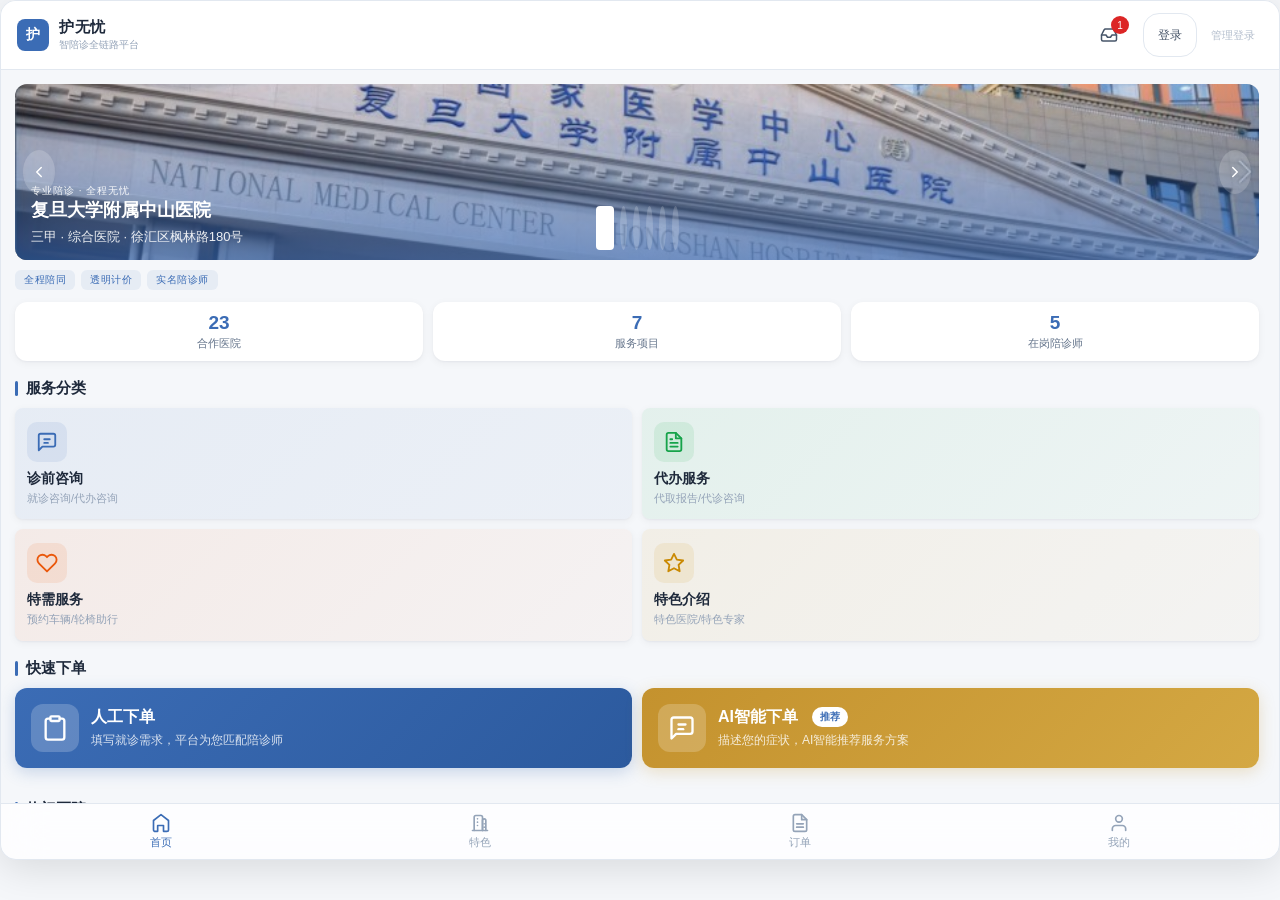
<file: index.html>
<!DOCTYPE html>
<html lang="zh-CN">
<head>
<meta charset="UTF-8" />
<meta name="viewport" content="width=device-width, initial-scale=1.0, viewport-fit=cover" />
<meta name="theme-color" content="#3b6cb5" />
<meta name="apple-mobile-web-app-capable" content="yes" />
<meta name="apple-mobile-web-app-status-bar-style" content="default" />
<meta name="format-detection" content="telephone=no" />
<title>护无忧 · 智陪诊全链路平台</title>
<link rel="stylesheet" href="src/styles/style.css?v=20260816d" />
<link rel="stylesheet" href="src/styles/workflow.css?v=20260816d" />
</head>
<body>
<div id="root"></div>
<script src="src/scripts/data-hospitals.js?v=20260813b"></script>
<script src="src/scripts/data.js?v=20260816d"></script>
<script src="src/scripts/store.js?v=20260816d"></script>
<script src="src/scripts/app.js?v=20260816d"></script>
<script src="src/scripts/patient.js?v=20260816d"></script>
<script src="src/scripts/hospital-ui.js?v=20260816d"></script>
<script src="src/scripts/admin.js?v=20260806"></script>
<script src="src/scripts/workflow.js?v=20260816d"></script>
</body>
</html>
</file>
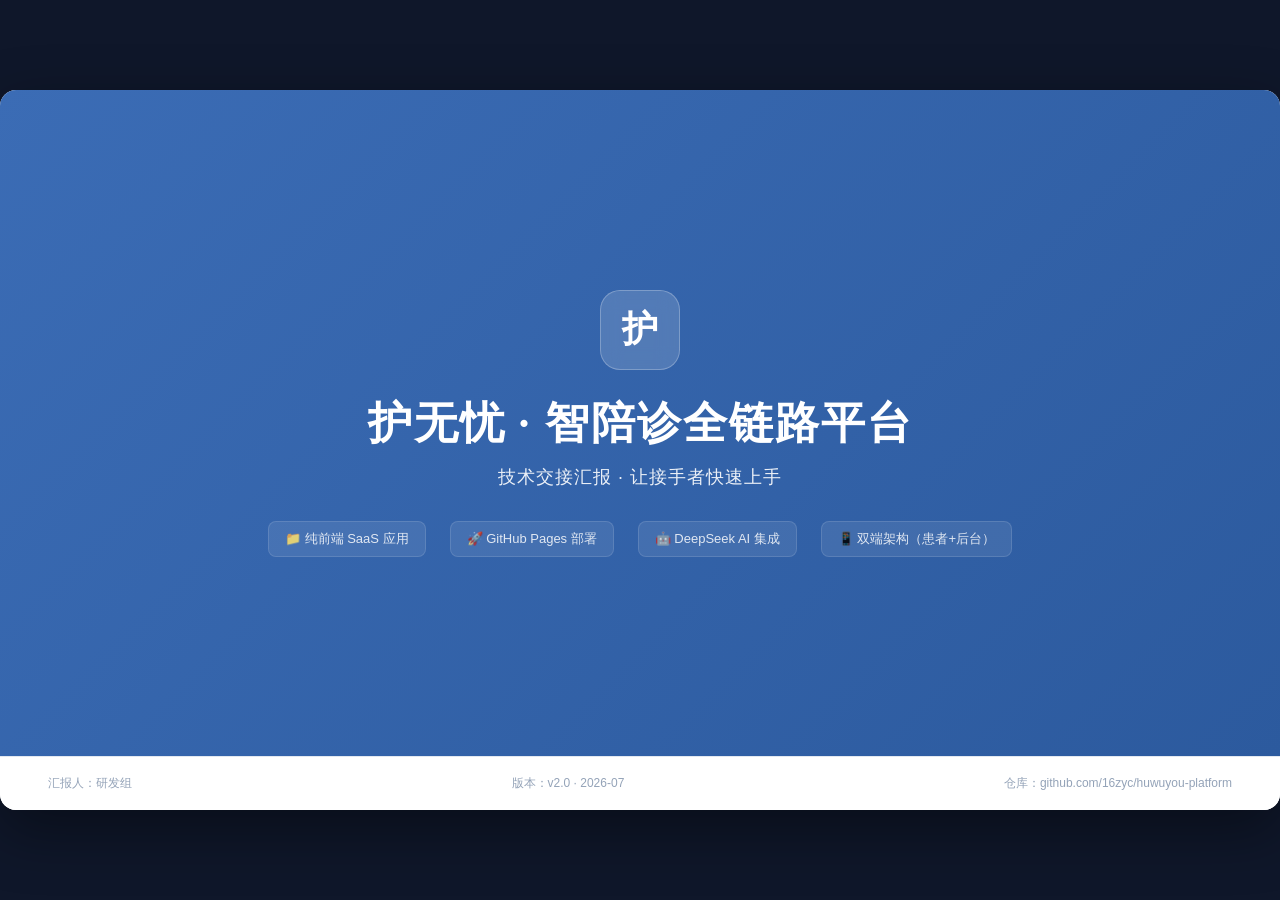
<file: docs/presentations/ppt.html>
<!DOCTYPE html>
<html lang="zh-CN">
<head>
<meta charset="UTF-8" />
<meta name="viewport" content="width=device-width, initial-scale=1.0" />
<title>护无忧·智陪诊全链路平台 · 技术交接汇报</title>
<link rel="stylesheet" href="../../src/styles/style.css" />
<style>
  /* ===== PPT 专属样式 ===== */
  body { background: #0f172a; overflow: hidden; }
  body.ppt-mode { background: #0f172a; }
  .ppt-stage { position: fixed; inset: 0; display: flex; align-items: center; justify-content: center; }
  .ppt-slide {
    width: 1280px; height: 720px; background: var(--bg-secondary);
    border-radius: 16px; box-shadow: 0 20px 60px rgba(0,0,0,0.4);
    position: relative; overflow: hidden;
    display: none; flex-direction: column;
    color: var(--text-primary);
  }
  .ppt-slide.active { display: flex; }

  /* 顶部标题栏 */
  .ppt-head {
    padding: 28px 48px 16px; border-bottom: 1px solid var(--border-color);
    display: flex; justify-content: space-between; align-items: flex-end;
    flex-shrink: 0;
  }
  .ppt-head .ph-title { font-size: 26px; font-weight: 700; font-family: 'Noto Serif SC', serif; color: var(--text-primary); }
  .ppt-head .ph-sub { font-size: 12px; color: var(--text-muted); margin-top: 4px; letter-spacing: 0.5px; }
  .ppt-head .ph-num { font-size: 13px; color: var(--text-muted); font-weight: 500; }
  .ppt-head .ph-num span { color: var(--accent); font-weight: 700; font-size: 16px; }

  /* 内容区 */
  .ppt-body { flex: 1; padding: 28px 48px; overflow-y: auto; }
  .ppt-body::-webkit-scrollbar { width: 4px; }
  .ppt-body::-webkit-scrollbar-thumb { background: var(--border-light); }

  /* 底部控制条 */
  .ppt-foot {
    padding: 14px 48px; border-top: 1px solid var(--border-color);
    display: flex; justify-content: space-between; align-items: center;
    background: var(--bg-tertiary); flex-shrink: 0;
  }
  .ppt-foot .pf-hint { font-size: 11px; color: var(--text-muted); }
  .ppt-foot .pf-hint kbd {
    display: inline-block; padding: 2px 8px; background: #fff; border: 1px solid var(--border-color);
    border-radius: 4px; font-size: 11px; color: var(--text-primary); margin: 0 2px; font-family: monospace;
  }
  .ppt-foot .pf-nav { display: flex; gap: 8px; }
  .ppt-foot .pf-nav button {
    padding: 6px 14px; border: 1px solid var(--border-color); background: #fff;
    border-radius: 6px; font-size: 12px; cursor: pointer; color: var(--text-secondary);
  }
  .ppt-foot .pf-nav button:hover { background: var(--accent); color: #fff; border-color: var(--accent); }

  /* === 封面 === */
  .cover { padding: 0; }
  .cover-inner {
    flex: 1; display: flex; flex-direction: column; align-items: center; justify-content: center;
    background: linear-gradient(135deg, var(--accent) 0%, var(--accent-deep) 100%);
    color: #fff; padding: 48px;
  }
  .cover-logo { width: 80px; height: 80px; border-radius: 20px; background: rgba(255,255,255,0.15); backdrop-filter: blur(10px); display: flex; align-items: center; justify-content: center; font-size: 36px; font-weight: 700; font-family: 'Noto Serif SC', serif; margin-bottom: 24px; border: 1px solid rgba(255,255,255,0.25); }
  .cover-title { font-size: 44px; font-weight: 700; font-family: 'Noto Serif SC', serif; letter-spacing: 2px; margin-bottom: 12px; }
  .cover-sub { font-size: 18px; opacity: 0.9; letter-spacing: 1px; margin-bottom: 32px; }
  .cover-meta { display: flex; gap: 24px; font-size: 13px; opacity: 0.85; }
  .cover-meta div { padding: 8px 16px; background: rgba(255,255,255,0.1); border-radius: 8px; border: 1px solid rgba(255,255,255,0.15); }
  .cover-foot { padding: 18px 48px; background: var(--bg-secondary); color: var(--text-muted); font-size: 12px; display: flex; justify-content: space-between; border-top: 1px solid var(--border-color); }

  /* === 内容卡片 === */
  .s-grid { display: grid; gap: 14px; }
  .s-grid.cols-2 { grid-template-columns: 1fr 1fr; }
  .s-grid.cols-3 { grid-template-columns: repeat(3, 1fr); }
  .s-grid.cols-4 { grid-template-columns: repeat(4, 1fr); }
  .s-card {
    background: var(--bg-secondary); border: 1px solid var(--border-color);
    border-radius: 8px; padding: 16px; transition: all .2s;
  }
  .s-card.accent { border-left: 3px solid var(--accent); }
  .s-card.warn { border-left: 3px solid var(--accent-amber); }
  .s-card.success { border-left: 3px solid var(--status-covered); }
  .s-card.danger { border-left: 3px solid var(--status-notfound); }
  .s-card h4 { font-size: 14px; font-weight: 600; margin-bottom: 8px; display: flex; align-items: center; gap: 6px; color: var(--text-primary); }
  .s-card h4 .num { width: 22px; height: 22px; border-radius: 50%; background: var(--accent); color: #fff; display: inline-flex; align-items: center; justify-content: center; font-size: 12px; font-weight: 700; }
  .s-card p, .s-card li { font-size: 12.5px; color: var(--text-secondary); line-height: 1.7; }
  .s-card ul { padding-left: 16px; }
  .s-card code { background: var(--bg-tertiary); padding: 1px 6px; border-radius: 3px; font-size: 11.5px; color: var(--accent-deep); font-family: 'SF Mono', Consolas, monospace; }
  .s-card .tag { font-size: 10px; padding: 2px 8px; border-radius: 10px; display: inline-block; }
  .s-card .tag-blue { background: var(--accent-bg); color: var(--accent); border: 1px solid rgba(59,108,181,0.2); }

  /* === 目录 === */
  .toc-list { display: grid; grid-template-columns: 1fr 1fr; gap: 10px; }
  .toc-item { display: flex; align-items: center; gap: 12px; padding: 12px 14px; background: var(--bg-tertiary); border-radius: 8px; cursor: pointer; transition: all .15s; border: 1px solid transparent; }
  .toc-item:hover { background: var(--accent-bg); border-color: var(--accent); }
  .toc-num { width: 28px; height: 28px; border-radius: 8px; background: var(--accent); color: #fff; display: flex; align-items: center; justify-content: center; font-weight: 700; font-size: 13px; flex-shrink: 0; }
  .toc-text { font-size: 13px; color: var(--text-primary); font-weight: 500; }

  /* === 文件树 === */
  .file-tree { font-family: 'SF Mono', Consolas, monospace; font-size: 12.5px; line-height: 1.9; color: var(--text-secondary); background: var(--bg-tertiary); padding: 16px 20px; border-radius: 8px; }
  .file-tree .dir { color: var(--accent); font-weight: 600; }
  .file-tree .file { color: var(--text-primary); }
  .file-tree .desc { color: var(--text-muted); font-family: 'Noto Sans SC', sans-serif; font-size: 11.5px; margin-left: 12px; }
  .file-tree .lines { color: var(--accent-amber); font-size: 11px; margin-left: 8px; }

  /* === 架构图 === */
  .arch { padding: 14px; background: var(--bg-tertiary); border-radius: 8px; }
  .arch-row { display: flex; gap: 8px; justify-content: center; margin-bottom: 10px; }
  .arch-row:last-child { margin-bottom: 0; }
  .arch-box { background: #fff; border: 1.5px solid var(--border-color); padding: 10px 14px; border-radius: 6px; font-size: 12px; text-align: center; min-width: 100px; }
  .arch-box.blue { border-color: var(--accent); background: var(--accent-bg); color: var(--accent); font-weight: 600; }
  .arch-box.amber { border-color: var(--accent-amber); background: rgba(196,146,46,0.08); color: var(--accent-amber); font-weight: 600; }
  .arch-box.green { border-color: var(--status-covered); background: rgba(22,163,74,0.08); color: var(--status-covered); font-weight: 600; }
  .arch-arrow { display: flex; align-items: center; color: var(--text-muted); font-size: 14px; }

  /* === 流程图 === */
  .flow { display: flex; align-items: center; justify-content: center; gap: 4px; flex-wrap: wrap; padding: 8px 0; }
  .flow-step { background: var(--accent); color: #fff; padding: 10px 16px; border-radius: 20px; font-size: 12px; font-weight: 500; }
  .flow-step.alt { background: var(--accent-amber); }
  .flow-step.end { background: var(--status-covered); }
  .flow-step.cancel { background: var(--status-notfound); }
  .flow-arrow { color: var(--text-muted); font-size: 16px; margin: 0 2px; }

  /* === 代码块 === */
  pre.code {
    background: #1e293b; color: #e2e8f0; padding: 14px 18px; border-radius: 8px;
    font-family: 'SF Mono', Consolas, monospace; font-size: 11.5px; line-height: 1.65;
    overflow-x: auto; margin: 8px 0;
  }
  pre.code .kw { color: #c084fc; }
  pre.code .str { color: #86efac; }
  pre.code .com { color: #64748b; font-style: italic; }
  pre.code .num { color: #fbbf24; }
  pre.code .fn { color: #60a5fa; }

  /* === 表格 === */
  table.tbl { width: 100%; border-collapse: collapse; font-size: 12px; background: #fff; border-radius: 6px; overflow: hidden; }
  table.tbl th { background: var(--bg-tertiary); padding: 10px 12px; text-align: left; font-weight: 600; color: var(--text-secondary); border-bottom: 1px solid var(--border-color); font-size: 11.5px; }
  table.tbl td { padding: 10px 12px; border-bottom: 1px solid var(--border-color); color: var(--text-primary); vertical-align: top; }
  table.tbl tr:last-child td { border-bottom: none; }
  table.tbl code { background: var(--bg-tertiary); padding: 1px 6px; border-radius: 3px; font-size: 11px; color: var(--accent-deep); font-family: monospace; }

  /* === 重点提示 === */
  .callout { padding: 14px 16px; border-radius: 8px; font-size: 12.5px; line-height: 1.7; display: flex; gap: 10px; align-items: flex-start; margin: 10px 0; }
  .callout.info { background: var(--accent-bg); border-left: 3px solid var(--accent); color: var(--text-primary); }
  .callout.warn { background: rgba(196,146,46,0.08); border-left: 3px solid var(--accent-amber); color: var(--text-primary); }
  .callout.success { background: rgba(22,163,74,0.08); border-left: 3px solid var(--status-covered); color: var(--text-primary); }
  .callout .ci { font-size: 16px; flex-shrink: 0; }

  /* 列表 */
  ul.bullet { list-style: none; padding: 0; }
  ul.bullet li { padding: 6px 0 6px 18px; position: relative; font-size: 13px; color: var(--text-secondary); line-height: 1.7; }
  ul.bullet li::before { content: "▸"; position: absolute; left: 0; color: var(--accent); font-weight: 700; }
  ul.bullet li strong { color: var(--text-primary); }

  /* 大数据展示 */
  .stat-row { display: flex; gap: 12px; }
  .stat-block { flex: 1; background: var(--bg-tertiary); padding: 12px; border-radius: 8px; text-align: center; }
  .stat-block .v { font-size: 22px; font-weight: 700; color: var(--accent); }
  .stat-block .l { font-size: 11px; color: var(--text-muted); margin-top: 4px; }
</style>
</head>
<body class="ppt-mode">
<div class="ppt-stage">

<!-- ============ Slide 1: 封面 ============ -->
<div class="ppt-slide active" data-slide="1">
  <div class="cover-inner">
    <div class="cover-logo">护</div>
    <div class="cover-title">护无忧 · 智陪诊全链路平台</div>
    <div class="cover-sub">技术交接汇报 · 让接手者快速上手</div>
    <div class="cover-meta">
      <div>📁 纯前端 SaaS 应用</div>
      <div>🚀 GitHub Pages 部署</div>
      <div>🤖 DeepSeek AI 集成</div>
      <div>📱 双端架构（患者+后台）</div>
    </div>
  </div>
  <div class="cover-foot">
    <span>汇报人：研发组</span>
    <span>版本：v2.0 · 2026-07</span>
    <span>仓库：github.com/16zyc/huwuyou-platform</span>
  </div>
</div>

<!-- ============ Slide 2: 目录 ============ -->
<div class="ppt-slide" data-slide="2">
  <div class="ppt-head">
    <div>
      <div class="ph-title">目录</div>
      <div class="ph-sub">CONTENTS</div>
    </div>
    <div class="ph-num"><span>02</span> / 16</div>
  </div>
  <div class="ppt-body">
    <div class="toc-list">
      <div class="toc-item" onclick="goSlide(3)"><div class="toc-num">1</div><div class="toc-text">项目概述与定位</div></div>
      <div class="toc-item" onclick="goSlide(4)"><div class="toc-num">2</div><div class="toc-text">技术底座选型说明</div></div>
      <div class="toc-item" onclick="goSlide(5)"><div class="toc-num">3</div><div class="toc-text">系统整体架构</div></div>
      <div class="toc-item" onclick="goSlide(6)"><div class="toc-num">4</div><div class="toc-text">文件结构与代码组织</div></div>
      <div class="toc-item" onclick="goSlide(7)"><div class="toc-num">5</div><div class="toc-text">核心数据模型（5 大全局池）</div></div>
      <div class="toc-item" onclick="goSlide(8)"><div class="toc-num">6</div><div class="toc-text">路由与状态机</div></div>
      <div class="toc-item" onclick="goSlide(9)"><div class="toc-num">7</div><div class="toc-text">患者端 5 大功能模块</div></div>
      <div class="toc-item" onclick="goSlide(10)"><div class="toc-num">8</div><div class="toc-text">管理后台 9 大菜单</div></div>
      <div class="toc-item" onclick="goSlide(11)"><div class="toc-num">9</div><div class="toc-text">跨端数据流转全链路</div></div>
      <div class="toc-item" onclick="goSlide(12)"><div class="toc-num">10</div><div class="toc-text">AI 集成方案</div></div>
      <div class="toc-item" onclick="goSlide(13)"><div class="toc-num">11</div><div class="toc-text">部署与发布流程</div></div>
      <div class="toc-item" onclick="goSlide(14)"><div class="toc-num">12</div><div class="toc-text">演示账号与功能入口</div></div>
      <div class="toc-item" onclick="goSlide(15)"><div class="toc-num">13</div><div class="toc-text">接手维护指南</div></div>
      <div class="toc-item" onclick="goSlide(16)"><div class="toc-num">14</div><div class="toc-text">后续优化方向 & Q&A</div></div>
    </div>
  </div>
  <div class="ppt-foot">
    <div class="pf-hint">提示：使用 <kbd>←</kbd> <kbd>→</kbd> 切换幻灯片，<kbd>F</kbd> 全屏</div>
    <div class="pf-nav"><button onclick="prevSlide()">上一页</button><button onclick="nextSlide()">下一页</button></div>
  </div>
</div>

<!-- ============ Slide 3: 项目概述 ============ -->
<div class="ppt-slide" data-slide="3">
  <div class="ppt-head">
    <div>
      <div class="ph-title">1. 项目概述与定位</div>
      <div class="ph-sub">PRODUCT OVERVIEW</div>
    </div>
    <div class="ph-num"><span>03</span> / 16</div>
  </div>
  <div class="ppt-body">
    <div class="callout info">
      <span class="ci">🎯</span>
      <div><strong>定位：</strong>面向老人/行动不便人群的智能陪诊服务 SaaS 平台，连接<strong>患者</strong>、<strong>陪诊师</strong>、<strong>医院</strong>、<strong>运营管理员</strong>四方，实现"需求提交 → AI 解析 → 派单 → 医院对接 → 服务跟踪 → 评价反馈"的<strong>全链路闭环</strong>。</div>
    </div>

    <div class="s-grid cols-2" style="margin-top:16px;">
      <div class="s-card accent">
        <h4><span class="num">1</span>解决什么问题</h4>
        <ul class="bullet">
          <li>老人子女不在身边，<strong>看病无人陪同</strong></li>
          <li>挂号、排队、取药流程复杂，<strong>老人搞不定</strong></li>
          <li>陪诊师资源分散，<strong>缺乏统一调度</strong></li>
          <li>服务质量难追踪，<strong>出问题无据可查</strong></li>
        </ul>
      </div>
      <div class="s-card success">
        <h4><span class="num">2</span>核心价值</h4>
        <ul class="bullet">
          <li><strong>患者端：</strong>AI 说话填单 + 进度透明 + 紧急联系</li>
          <li><strong>陪诊师：</strong>统一接单 + 智能匹配（专长+区域）</li>
          <li><strong>医院：</strong>申请对接 + 后台审批 + 累计订单</li>
          <li><strong>管理员：</strong>SaaS 后台 + 风险预警 + 审计日志</li>
        </ul>
      </div>
    </div>

    <div class="s-card warn" style="margin-top:14px;">
      <h4><span class="num">3</span>演示规模数据</h4>
      <div class="stat-row" style="margin-top:8px;">
        <div class="stat-block"><div class="v">5</div><div class="l">陪诊师</div></div>
        <div class="stat-block"><div class="v">4</div><div class="l">合作医院</div></div>
        <div class="stat-block"><div class="v">4</div><div class="l">患者档案</div></div>
        <div class="stat-block"><div class="v">4</div><div class="l">服务套餐</div></div>
        <div class="stat-block"><div class="v">3</div><div class="l">预置订单</div></div>
        <div class="stat-block"><div class="v">9</div><div class="l">后台菜单</div></div>
      </div>
    </div>
  </div>
  <div class="ppt-foot">
    <div class="pf-hint">访问地址：<kbd>https://16zyc.github.io/huwuyou-platform/</kbd></div>
    <div class="pf-nav"><button onclick="prevSlide()">上一页</button><button onclick="nextSlide()">下一页</button></div>
  </div>
</div>

<!-- ============ Slide 4: 技术底座 ============ -->
<div class="ppt-slide" data-slide="4">
  <div class="ppt-head">
    <div>
      <div class="ph-title">2. 技术底座选型</div>
      <div class="ph-sub">TECH STACK</div>
    </div>
    <div class="ph-num"><span>04</span> / 16</div>
  </div>
  <div class="ppt-body">
    <div class="s-grid cols-2">
      <div class="s-card accent">
        <h4>前端基础</h4>
        <ul class="bullet">
          <li><strong>HTML5 + CSS3 + 原生 JavaScript</strong>（无任何框架）</li>
          <li>ES6+ 语法：模板字符串、async/await、解构、箭头函数</li>
          <li>CSS Variables（设计 token 系统，对齐科研2 SaaS）</li>
          <li>无构建工具，<strong>改完即上线</strong>，无 webpack/vite</li>
        </ul>
      </div>
      <div class="s-card accent">
        <h4>样式系统</h4>
        <ul class="bullet">
          <li><strong>Noto Sans SC</strong>（正文）+ <strong>Noto Serif SC</strong>（标题）</li>
          <li>系统字体 fallback：PingFang SC / 微软雅黑</li>
          <li>设计 token：主色 <code>#3b6cb5</code>、圆角 <code>8px/12px</code></li>
          <li>SVG 线条图标库（lucide-react 风格，约 25 个）</li>
        </ul>
      </div>
      <div class="s-card success">
        <h4>AI 集成</h4>
        <ul class="bullet">
          <li><strong>DeepSeek Chat API</strong>（OpenAI 兼容协议）</li>
          <li>REST 接口：<code>POST /v1/chat/completions</code></li>
          <li>模型：<code>deepseek-chat</code>，temperature=0.3</li>
          <li>本地 fallback：<code>parseSpokenNeed()</code> 口语化解析</li>
          <li>API Key 存浏览器 localStorage</li>
        </ul>
      </div>
      <div class="s-card success">
        <h4>部署架构</h4>
        <ul class="bullet">
          <li><strong>GitHub Pages</strong> 静态托管（零成本）</li>
          <li>仓库：<code>16zyc/huwuyou-platform</code></li>
          <li>git push → 自动构建 → 全球 CDN</li>
          <li>无后端服务器、无数据库（数据在内存）</li>
        </ul>
      </div>
    </div>

    <div class="callout warn" style="margin-top:14px;">
      <span class="ci">💡</span>
      <div><strong>选型理由：</strong>本项目为<strong>演示/POC 阶段</strong>，纯前端架构保证"零运维成本 + 极速迭代"。后续若投入生产，需在后端补 FastAPI + PostgreSQL + Redis，前端可平滑迁移到 Vue3/React（核心逻辑都在 JS 模块对象里，可移植性好）。</div>
    </div>
  </div>
  <div class="ppt-foot">
    <div class="pf-hint">技术栈极简，<strong>一个会 JavaScript 的工程师即可接手</strong></div>
    <div class="pf-nav"><button onclick="prevSlide()">上一页</button><button onclick="nextSlide()">下一页</button></div>
  </div>
</div>

<!-- ============ Slide 5: 系统架构 ============ -->
<div class="ppt-slide" data-slide="5">
  <div class="ppt-head">
    <div>
      <div class="ph-title">3. 系统整体架构</div>
      <div class="ph-sub">SYSTEM ARCHITECTURE</div>
    </div>
    <div class="ph-num"><span>05</span> / 16</div>
  </div>
  <div class="ppt-body">
    <div class="arch">
      <div style="text-align:center; font-size:11px; color:var(--text-muted); margin-bottom:10px; letter-spacing:1px;">用户层</div>
      <div class="arch-row">
        <div class="arch-box blue">👤 患者<br><span style="font-size:10px; color:var(--text-muted);">手机端</span></div>
        <div class="arch-box blue">👨‍💼 管理员<br><span style="font-size:10px; color:var(--text-muted);">PC 端 SaaS</span></div>
      </div>

      <div style="text-align:center; margin:8px 0; color:var(--text-muted);">↓</div>

      <div style="text-align:center; font-size:11px; color:var(--text-muted); margin-bottom:10px; letter-spacing:1px;">前端路由层（App 状态机）</div>
      <div class="arch-row">
        <div class="arch-box">loginSelect</div>
        <div class="arch-arrow">→</div>
        <div class="arch-box">patientLogin / adminLogin</div>
        <div class="arch-arrow">→</div>
        <div class="arch-box amber">Patient.render()<br>Admin.render()</div>
      </div>

      <div style="text-align:center; margin:8px 0; color:var(--text-muted);">↓</div>

      <div style="text-align:center; font-size:11px; color:var(--text-muted); margin-bottom:10px; letter-spacing:1px;">业务逻辑层（4 个全局对象）</div>
      <div class="arch-row">
        <div class="arch-box green">App<br><span style="font-size:10px;">路由+AI</span></div>
        <div class="arch-box green">Patient<br><span style="font-size:10px;">5 Tab 渲染</span></div>
        <div class="arch-box green">Admin<br><span style="font-size:10px;">9 菜单渲染</span></div>
        <div class="arch-box green">MockData<br><span style="font-size:10px;">模拟数据</span></div>
      </div>

      <div style="text-align:center; margin:8px 0; color:var(--text-muted);">↓</div>

      <div style="text-align:center; font-size:11px; color:var(--text-muted); margin-bottom:10px; letter-spacing:1px;">数据池层（内存数据库）</div>
      <div class="arch-row">
        <div class="arch-box">NeedPool<br><span style="font-size:10px; color:var(--text-muted);">需求池</span></div>
        <div class="arch-box">PriceTable<br><span style="font-size:10px; color:var(--text-muted);">价格表</span></div>
        <div class="arch-box">HospitalApplyPool<br><span style="font-size:10px; color:var(--text-muted);">医院申请</span></div>
        <div class="arch-box">NotifyPool<br><span style="font-size:10px; color:var(--text-muted);">通知池</span></div>
      </div>

      <div style="text-align:center; margin:8px 0; color:var(--text-muted);">↓</div>

      <div style="text-align:center; font-size:11px; color:var(--text-muted); margin-bottom:10px; letter-spacing:1px;">外部服务</div>
      <div class="arch-row">
        <div class="arch-box" style="border-color:var(--accent-amber); background:rgba(196,146,46,0.08); color:var(--accent-amber);">DeepSeek API<br><span style="font-size:10px; color:var(--text-muted);">api.deepseek.com</span></div>
        <div class="arch-box" style="border-color:var(--accent-amber); background:rgba(196,146,46,0.08); color:var(--accent-amber);">GitHub Pages<br><span style="font-size:10px; color:var(--text-muted);">CDN 部署</span></div>
        <div class="arch-box" style="border-color:var(--accent-amber); background:rgba(196,146,46,0.08); color:var(--accent-amber);">Google Fonts<br><span style="font-size:10px; color:var(--text-muted);">字体 CDN</span></div>
      </div>
    </div>
  </div>
  <div class="ppt-foot">
    <div class="pf-hint">分层清晰：<strong>用户→路由→业务→数据→外部</strong> 五层架构</div>
    <div class="pf-nav"><button onclick="prevSlide()">上一页</button><button onclick="nextSlide()">下一页</button></div>
  </div>
</div>

<!-- ============ Slide 6: 文件结构 ============ -->
<div class="ppt-slide" data-slide="6">
  <div class="ppt-head">
    <div>
      <div class="ph-title">4. 文件结构与代码组织</div>
      <div class="ph-sub">FILE STRUCTURE</div>
    </div>
    <div class="ph-num"><span>06</span> / 16</div>
  </div>
  <div class="ppt-body">
    <div class="file-tree">
<span class="dir">huwuyou-platform/</span>
├── <span class="file">index.html</span> <span class="desc">入口页（仅 20 行，引入 CSS 和 4 个 JS）</span>
├── <span class="dir">src/styles/</span> <span class="desc">全局样式 + 工作流样式</span>
├── <span class="dir">src/scripts/</span>
│   ├── <span class="file">data.js</span> <span class="desc">数据池 + MockData 模拟数据</span>
│   ├── <span class="file">store.js</span> <span class="desc">统一状态层 + 服务适配器</span>
│   ├── <span class="file">app.js</span> <span class="desc">App 主控：状态机路由 + 登录页</span>
│   ├── <span class="file">patient.js</span> <span class="desc">Patient 对象：患者端 5 Tab 渲染</span>
│   ├── <span class="file">admin.js</span> <span class="desc">Admin 对象：后台菜单与业务逻辑</span>
│   └── <span class="file">workflow.js</span> <span class="desc">患者、AI 与管理端统一工作流</span>
├── <span class="dir">docs/</span> <span class="desc">需求、演示稿、截图和设计记录</span>
└── <span class="file">README.md</span> <span class="desc">开发与交接说明</span>
    </div>

    <div class="s-grid cols-2" style="margin-top:14px;">
      <div class="s-card accent">
        <h4>加载顺序（关键！）</h4>
        <pre class="code"><span class="com">&lt;!-- index.html --&gt;</span>
&lt;<span class="kw">link</span> <span class="str">rel</span>=<span class="str">"stylesheet"</span> <span class="str">href</span>=<span class="str">"src/styles/style.css"</span>&gt;
&lt;<span class="kw">div</span> <span class="str">id</span>=<span class="str">"root"</span>&gt;&lt;/<span class="kw">div</span>&gt;
&lt;<span class="kw">script</span> <span class="str">src</span>=<span class="str">"src/scripts/data.js"</span>&gt;&lt;/<span class="kw">script</span>&gt;
&lt;<span class="kw">script</span> <span class="str">src</span>=<span class="str">"src/scripts/store.js"</span>&gt;&lt;/<span class="kw">script</span>&gt;
&lt;<span class="kw">script</span> <span class="str">src</span>=<span class="str">"src/scripts/app.js"</span>&gt;&lt;/<span class="kw">script</span>&gt;
&lt;<span class="kw">script</span> <span class="str">src</span>=<span class="str">"src/scripts/patient.js"</span>&gt;&lt;/<span class="kw">script</span>&gt;
&lt;<span class="kw">script</span> <span class="str">src</span>=<span class="str">"src/scripts/admin.js"</span>&gt;&lt;/<span class="kw">script</span>&gt;
&lt;<span class="kw">script</span> <span class="str">src</span>=<span class="str">"src/scripts/workflow.js"</span>&gt;&lt;/<span class="kw">script</span>&gt;</pre>
        <p style="margin-top:6px;">⚠️ <strong>顺序不能错！</strong>data → store → app → patient → admin → workflow，后加载文件依赖前面的全局对象。</p>
      </div>
      <div class="s-card success">
        <h4>命名约定</h4>
        <ul class="bullet">
          <li><strong>全局对象</strong>：首字母大写驼峰 <code>NeedPool</code></li>
          <li><strong>方法</strong>：小驼峰 <code>renderHome(el)</code></li>
          <li><strong>常量</strong>：全大写下划线 <code>P_ICON</code></li>
          <li><strong>CSS 类</strong>：kebab-case <code>.role-bar</code></li>
          <li><strong>状态值</strong>：中文枚举 <code>'待处理'</code> <code>'服务中'</code></li>
          <li><strong>事件</strong>：onclick 内联 + addEventListener 混用</li>
        </ul>
      </div>
    </div>
  </div>
  <div class="ppt-foot">
    <div class="pf-hint">总代码量 ~<strong>3000 行</strong>，无任何依赖包</div>
    <div class="pf-nav"><button onclick="prevSlide()">上一页</button><button onclick="nextSlide()">下一页</button></div>
  </div>
</div>

<!-- ============ Slide 7: 数据模型 ============ -->
<div class="ppt-slide" data-slide="7">
  <div class="ppt-head">
    <div>
      <div class="ph-title">5. 核心数据模型（5 大全局池）</div>
      <div class="ph-sub">DATA MODELS</div>
    </div>
    <div class="ph-num"><span>07</span> / 16</div>
  </div>
  <div class="ppt-body">
    <table class="tbl">
      <thead><tr><th width="20%">数据池</th><th width="35%">作用</th><th width="45%">关键方法</th></tr></thead>
      <tbody>
        <tr><td><code>NeedPool</code><br><span class="tag tag-blue" style="background:var(--accent-bg); color:var(--accent);">核心</span></td>
          <td>需求/订单池，<strong>驱动全链路</strong>。状态：待处理→已分配→已对接→服务中→已完成/已取消</td>
          <td><code>add(need)</code> 新增<br><code>getById(id)</code> 查询<br><code>update(id, patch)</code> 更新状态</td></tr>
        <tr><td><code>PriceTable</code></td>
          <td>服务套餐价格表（后台可改，患者端联动）</td>
          <td><code>getPrice(name)</code> 取价<br><code>updatePrice(id, price)</code> 改价</td></tr>
        <tr><td><code>HospitalApplyPool</code></td>
          <td>患者申请对接新医院 → 后台审批</td>
          <td><code>add(item)</code> 提交申请<br><code>approve(id, contact, phone)</code> 通过<br><code>reject(id)</code> 驳回</td></tr>
        <tr><td><code>NotifyPool</code></td>
          <td>后台顶部铃铛通知池（新患者/医院申请/状态变更）</td>
          <td><code>add(text, type)</code> 推送<br><code>markAllRead()</code> 全部已读<br><code>unread</code> getter 取未读数</td></tr>
        <tr><td><code>AIConfig</code></td>
          <td>DeepSeek API 配置（Key 存 localStorage）</td>
          <td><code>setKey(key)</code> 保存 Key<br>属性：<code>apiKey</code> <code>baseUrl</code> <code>model</code></td></tr>
        <tr><td><code>MockData</code></td>
          <td>模拟数据：患者信息/陪诊师/医院/患者档案/财务/评价/风险预警/KPI</td>
          <td>启动时执行 <code>MockData.initNeeds.forEach(n =&gt; NeedPool.add(n))</code> 注入预置订单</td></tr>
      </tbody>
    </table>

    <div class="callout info" style="margin-top:14px;">
      <span class="ci">📦</span>
      <div><strong>数据生命周期：</strong>所有数据<strong>仅存内存</strong>（页面刷新即丢失），适合演示。<strong>生产化要点：</strong>将每个 Pool 改为 FastAPI 后端 + PostgreSQL 表，前端 fetch 调用即可，业务逻辑零改动。</div>
    </div>

    <pre class="code"><span class="com">// data.js 中 NeedPool 的定义（典型 Pool 模式）</span>
<span class="kw">const</span> <span class="fn">NeedPool</span> = {
  list: [], seq: <span class="num">1</span>,
  <span class="fn">add</span>(need) {
    <span class="kw">const</span> id = <span class="str">'N'</span> + <span class="fn">String</span>(<span class="fn">Date.now</span>().<span class="fn">slice</span>(-<span class="num">6</span>)) + <span class="kw">this</span>.seq++;
    <span class="kw">const</span> n = <span class="fn">Object.assign</span>({ id, status: <span class="str">'待处理'</span>, createTime: now, ... }, need);
    <span class="kw">this</span>.list.<span class="fn">unshift</span>(n); <span class="kw">return</span> n;
  },
  <span class="fn">update</span>(id, patch) { <span class="kw">const</span> n = <span class="kw">this</span>.<span class="fn">getById</span>(id); <span class="kw">if</span> (n) <span class="fn">Object.assign</span>(n, patch); }
};</pre>
  </div>
  <div class="ppt-foot">
    <div class="pf-hint">所有数据池采用<strong>统一的 Pool 模式</strong>，扩展新池只需 5 行代码</div>
    <div class="pf-nav"><button onclick="prevSlide()">上一页</button><button onclick="nextSlide()">下一页</button></div>
  </div>
</div>

<!-- ============ Slide 8: 路由状态机 ============ -->
<div class="ppt-slide" data-slide="8">
  <div class="ppt-head">
    <div>
      <div class="ph-title">6. 路由与状态机</div>
      <div class="ph-sub">ROUTING & STATE MACHINE</div>
    </div>
    <div class="ph-num"><span>08</span> / 16</div>
  </div>
  <div class="ppt-body">
    <div class="callout info">
      <span class="ci">🔀</span>
      <div>采用<strong>纯 JS 状态机路由</strong>（无 react-router / vue-router），所有路由切换通过 <code>App.state</code> 驱动 <code>App.render()</code> 重渲染 <code>#root</code>。</div>
    </div>

    <div class="flow" style="margin-top:18px;">
      <div class="flow-step">loginSelect<br><span style="font-size:10px;">登录选择页</span></div>
      <div class="flow-arrow">→</div>
      <div class="flow-step alt">patientLogin<br><span style="font-size:10px;">患者登录</span></div>
      <div class="flow-arrow">→</div>
      <div class="flow-step end">patient<br><span style="font-size:10px;">患者端 5 Tab</span></div>
    </div>
    <div class="flow" style="margin-top:8px;">
      <div class="flow-step">loginSelect</div>
      <div class="flow-arrow">→</div>
      <div class="flow-step alt">adminLogin<br><span style="font-size:10px;">管理员登录</span></div>
      <div class="flow-arrow">→</div>
      <div class="flow-step end">admin<br><span style="font-size:10px;">后台 9 菜单</span></div>
    </div>

    <div class="s-grid cols-2" style="margin-top:18px;">
      <div class="s-card accent">
        <h4>App.state 5 个取值</h4>
        <ul class="bullet">
          <li><code>loginSelect</code> - 登录方式选择</li>
          <li><code>patientLogin</code> - 患者登录表单</li>
          <li><code>adminLogin</code> - 管理员登录表单</li>
          <li><code>patient</code> - 患者端主界面</li>
          <li><code>admin</code> - 后台主界面</li>
        </ul>
      </div>
      <div class="s-card success">
        <h4>路由切换核心代码</h4>
        <pre class="code"><span class="fn">render</span>() {
  <span class="kw">const</span> root = <span class="fn">getElementById</span>(<span class="str">'root'</span>);
  document.body.className = <span class="kw">this</span>.state;
  <span class="kw">if</span> (<span class="kw">this</span>.state === <span class="str">'patient'</span>)
    <span class="kw">this</span>.<span class="fn">renderPatientApp</span>(root);
  <span class="kw">else if</span> (<span class="kw">this</span>.state === <span class="str">'admin'</span>)
    <span class="fn">Admin</span>.<span class="fn">render</span>(root);
  ...
}</pre>
      </div>
    </div>

    <div class="callout warn" style="margin-top:14px;">
      <span class="ci">⚠️</span>
      <div><strong>接手注意：</strong>每次状态切换都会<strong>整个 root 重新渲染</strong>（无 Virtual DOM diff），所以事件监听必须<strong>在 render 之后</strong>通过 <code>addEventListener</code> 绑定。<code>onclick</code> 内联事件调用全局对象方法（如 <code>onclick="App.logout()"</code>）。</div>
    </div>
  </div>
  <div class="ppt-foot">
    <div class="pf-hint">Body class 同步 state：<code>body.patient</code> / <code>body.admin</code> 控制布局</div>
    <div class="pf-nav"><button onclick="prevSlide()">上一页</button><button onclick="nextSlide()">下一页</button></div>
  </div>
</div>

<!-- ============ Slide 9: 患者端功能 ============ -->
<div class="ppt-slide" data-slide="9">
  <div class="ppt-head">
    <div>
      <div class="ph-title">7. 患者端 5 大功能模块</div>
      <div class="ph-sub">PATIENT APP FEATURES</div>
    </div>
    <div class="ph-num"><span>09</span> / 16</div>
  </div>
  <div class="ppt-body">
    <table class="tbl">
      <thead><tr><th width="14%">Tab</th><th width="20%">名称</th><th width="46%">核心功能</th><th width="20%">关键方法</th></tr></thead>
      <tbody>
        <tr><td>0</td><td>🏠 首页</td>
          <td>问候卡 + AI 入口 + 快捷入口 + 今日陪诊卡 + 紧急求助/客服热线</td>
          <td><code>renderHome(el)</code></td></tr>
        <tr><td>1</td><td>📋 我的需求</td>
          <td>表单填写（基本信息/病史/联系方式/服务要求）+ <strong>身份证 OCR 上传</strong>（正反面）+ <strong>检查报告多图上传</strong> + 价格联动 + 提交入 NeedPool</td>
          <td><code>renderNeed(el)</code><br><code>submitNeed()</code></td></tr>
        <tr><td>2</td><td>📍 陪诊进度</td>
          <td>5 步进度条（待处理→已分配→已对接→服务中→已完成）+ 陪诊师信息卡 + 实时状态 + 评价入口（5 星+标签+文字）</td>
          <td><code>renderProgress(el)</code><br><code>submitFeedback(id)</code></td></tr>
        <tr><td>3</td><td>🏥 医院介绍</td>
          <td>合作医院列表（等级/地址/简介） + <strong>申请对接新医院</strong>表单 → HospitalApplyPool</td>
          <td><code>renderHospitals(el)</code><br><code>applyHospital()</code></td></tr>
        <tr><td>4</td><td>👤 我的</td>
          <td>头像+基本信息 + 服务统计卡 + 权益卡（剩余次数）+ 常用信息（病史/过敏/用药）+ 紧急联系人 + 最近评价</td>
          <td><code>renderProfile(el)</code></td></tr>
      </tbody>
    </table>

    <div class="s-grid cols-3" style="margin-top:14px;">
      <div class="s-card accent">
        <h4>🤖 AI 悬浮球</h4>
        <p>右下角悬浮球，点击展开 AI 对话面板。支持<strong>3 个快捷指令</strong> + 自由输入。AI 解析成功后<strong>自动创建需求</strong>并引导上传证件。</p>
      </div>
      <div class="s-card success">
        <h4>📱 手机壳布局</h4>
        <p>PC 端居中显示<strong>420px 宽手机壳</strong>（带圆角阴影），手机端<strong>全屏自适应</strong>。5 个 Tab 高度一致（100vh + flex column + 独立滚动）。</p>
      </div>
      <div class="s-card warn">
        <h4>🆘 紧急联系</h4>
        <p>首页底部两个按钮：<strong>紧急求助</strong>（发送通知给后台+陪诊师）、<strong>客服热线</strong>（24h 客服）。</p>
      </div>
    </div>
  </div>
  <div class="ppt-foot">
    <div class="pf-hint">患者端核心入口：<kbd>App.openAI()</kbd> 唤起 AI 面板</div>
    <div class="pf-nav"><button onclick="prevSlide()">上一页</button><button onclick="nextSlide()">下一页</button></div>
  </div>
</div>

<!-- ============ Slide 10: 后台菜单 ============ -->
<div class="ppt-slide" data-slide="10">
  <div class="ppt-head">
    <div>
      <div class="ph-title">8. 管理后台 9 大菜单</div>
      <div class="ph-sub">ADMIN PANEL MENUS</div>
    </div>
    <div class="ph-num"><span>10</span> / 16</div>
  </div>
  <div class="ppt-body">
    <table class="tbl">
      <thead><tr><th width="14%">分组</th><th width="14%">菜单</th><th width="44%">核心功能</th><th width="28%">关键交互</th></tr></thead>
      <tbody>
        <tr><td rowspan="3">运营总览</td><td>📊 工作台</td><td>6 个 KPI 卡片 + 待处理需求列表 + 服务中订单 + 风险预警</td><td>KPI hover、点击需求跳详情</td></tr>
        <tr><td>📍 服务跟踪</td><td>4 个状态 KPI + 进行中订单表格 + 5 步进度迷你点</td><td>点击"详情"打开订单弹窗</td></tr>
        <tr><td>💰 服务收费</td><td>4 个财务 KPI + <strong>价格表（可改）</strong> + 改价操作记录</td><td>输入价格→onchange 保存</td></tr>
        <tr><td rowspan="4">业务管理</td><td>👥 患者档案</td><td>5 位患者表格（含病史/过敏/订单数/满意度） + 详情弹窗</td><td>点击"详情"看完整档案</td></tr>
        <tr><td>📥 需求处理</td><td>6 个状态筛选 Tab + 需求表格 + <strong>详情弹窗（含 AI 派单推荐）</strong></td><td>分配陪诊师 / 对接医院 / 开始服务</td></tr>
        <tr><td>🧑‍⚕️ 陪诊师管理</td><td>陪诊师卡片网格（评分/订单/收入/完成率）+ 详情弹窗</td><td>点击卡片查看档案</td></tr>
        <tr><td>🏥 医院审批</td><td>3 个审批 KPI + 待审批申请 + 已处理记录 + 已合作医院</td><td>通过(填对接人)/驳回/编辑简介</td></tr>
        <tr><td rowspan="2">系统</td><td>⭐ 评价反馈</td><td>4 个评价 KPI + 评价卡片（差评自动标记红色边框）</td><td>差评创建回访工单</td></tr>
        <tr><td>⚙️ 系统设置</td><td>价格配置 + <strong>AI 模型监控（准确率条）</strong> + DeepSeek Key 输入 + 审计日志 + 公告推送</td><td>保存 API Key 到 localStorage</td></tr>
      </tbody>
    </table>

    <div class="callout success" style="margin-top:14px;">
      <span class="ci">🎯</span>
      <div><strong>核心业务闭环（重点）：</strong>需求处理菜单 → 详情弹窗 → <strong>AI 推荐陪诊师（按专长+病史+区域打分）</strong> → 分配 → 对接医院 → 确认开始服务 → 完成服务。<strong>每一步都同步通知到 NotifyPool，铃铛数字实时更新。</strong></div>
    </div>
  </div>
  <div class="ppt-foot">
    <div class="pf-hint">SaaS 布局：240px 左侧导航 + 60px 顶栏 + 主内容区</div>
    <div class="pf-nav"><button onclick="prevSlide()">上一页</button><button onclick="nextSlide()">下一页</button></div>
  </div>
</div>

<!-- ============ Slide 11: 跨端数据流 ============ -->
<div class="ppt-slide" data-slide="11">
  <div class="ppt-head">
    <div>
      <div class="ph-title">9. 跨端数据流转全链路</div>
      <div class="ph-sub">END-TO-END DATA FLOW</div>
    </div>
    <div class="ph-num"><span>11</span> / 16</div>
  </div>
  <div class="ppt-body">
    <div class="callout info">
      <span class="ci">🔄</span>
      <div><strong>核心机制：</strong>患者端和后台共享<strong>同一份 NeedPool</strong>（内存中）。患者提交 → NeedPool.add() → 后台铃铛+1 → 管理员处理 → NeedPool.update() → 患者端进度页同步更新。<strong>无需任何接口调用，数据天然联动。</strong></div>
    </div>

    <div style="background:var(--bg-tertiary); padding:18px; border-radius:8px; margin-top:14px;">
      <div style="text-align:center; font-size:12px; color:var(--text-muted); margin-bottom:12px; letter-spacing:1px;">完整订单生命周期（7 步）</div>

      <div class="flow">
        <div class="flow-step">1. 患者提交<br><span style="font-size:9px;">AI 或表单</span></div>
        <div class="flow-arrow">→</div>
        <div class="flow-step alt">2. 后台铃铛+1<br><span style="font-size:9px;">NotifyPool.add</span></div>
        <div class="flow-arrow">→</div>
        <div class="flow-step alt">3. 管理员查看<br><span style="font-size:9px;">openNeed(id)</span></div>
        <div class="flow-arrow">→</div>
        <div class="flow-step">4. AI 推荐陪诊师<br><span style="font-size:9px;">matchScore 评分</span></div>
      </div>
      <div class="flow" style="margin-top:6px;">
        <div class="flow-step">5. 分配+对接医院<br><span style="font-size:9px;">assignEscort</span></div>
        <div class="flow-arrow">→</div>
        <div class="flow-step">6. 开始服务<br><span style="font-size:9px;">startService</span></div>
        <div class="flow-arrow">→</div>
        <div class="flow-step end">7. 完成服务<br><span style="font-size:9px;">finishService</span></div>
        <div class="flow-arrow">→</div>
        <div class="flow-step end">8. 患者评价<br><span style="font-size:9px;">submitFeedback</span></div>
      </div>
    </div>

    <div class="s-grid cols-2" style="margin-top:14px;">
      <div class="s-card accent">
        <h4>📌 状态机（5 状态）</h4>
        <pre class="code"><span class="com">// 订单状态流转</span>
待处理 <span class="kw">--assignEscort--&gt;</span> 已分配
已分配 <span class="kw">--contactHospital--&gt;</span> 已对接
已对接 <span class="kw">--startService--&gt;</span> 服务中
服务中 <span class="kw">--finishService--&gt;</span> 已完成
待处理 <span class="kw">--cancelNeed--&gt;</span> 已取消

<span class="com">// 特殊：分配+对接顺序可换，都完成才可开始服务</span>
<span class="com">// 在 openNeed() 中判断 n.escortName && n.hospitalContact</span></pre>
      </div>
      <div class="s-card success">
        <h4>🔔 通知联动机制</h4>
        <ul class="bullet">
          <li><strong>新患者提交</strong>：NotifyPool.add('新患者 xxx 提交了需求')</li>
          <li><strong>分配完成</strong>：Admin.toast() 提示，患者端进度+1</li>
          <li><strong>开始服务</strong>：患者端进度变"陪诊中"</li>
          <li><strong>完成服务</strong>：患者端弹评价入口</li>
          <li><strong>医院申请</strong>：进入 HospitalApplyPool，后台待审批+1</li>
        </ul>
      </div>
    </div>
  </div>
  <div class="ppt-foot">
    <div class="pf-hint">所有状态变更通过 <code>NeedPool.update()</code> 统一处理</div>
    <div class="pf-nav"><button onclick="prevSlide()">上一页</button><button onclick="nextSlide()">下一页</button></div>
  </div>
</div>

<!-- ============ Slide 12: AI 集成 ============ -->
<div class="ppt-slide" data-slide="12">
  <div class="ppt-head">
    <div>
      <div class="ph-title">10. AI 集成方案（DeepSeek）</div>
      <div class="ph-sub">AI INTEGRATION</div>
    </div>
    <div class="ph-num"><span>12</span> / 16</div>
  </div>
  <div class="ppt-body">
    <div class="s-grid cols-2">
      <div class="s-card accent">
        <h4>🎯 三层降级策略</h4>
        <ul class="bullet">
          <li><strong>第一层：</strong>快捷指令匹配（如"今天"+"安排"）→ 直接返回 MockData.todaySchedule</li>
          <li><strong>第二层：</strong>DeepSeek API 真实调用（带 system prompt）</li>
          <li><strong>第三层：</strong>API 失败时 fallback <code>parseSpokenNeed()</code> 本地口语化解析</li>
        </ul>
      </div>
      <div class="s-card success">
        <h4>🤖 System Prompt 设计</h4>
        <ul class="bullet">
          <li>注入<strong>当前患者完整档案</strong>（病史/过敏/用药/联系人）</li>
          <li>列出<strong>可选医院/科室/服务类型+价格</strong></li>
          <li>要求返回<strong>纯 JSON</strong>：<code>{"action":"create_need",...}</code></li>
          <li>信息不全时<strong>用自然语言追问</strong></li>
          <li>禁止杜撰（防幻觉）</li>
        </ul>
      </div>
    </div>

    <div class="s-card" style="margin-top:14px;">
      <h4>📡 API 调用核心代码（app.js）</h4>
      <pre class="code"><span class="kw">const</span> resp = <span class="kw">await</span> <span class="fn">fetch</span>(AIConfig.baseUrl + <span class="str">'/chat/completions'</span>, {
  <span class="str">method</span>: <span class="str">'POST'</span>,
  <span class="str">headers</span>: {
    <span class="str">'Content-Type'</span>: <span class="str">'application/json'</span>,
    <span class="str">'Authorization'</span>: <span class="str">'Bearer '</span> + AIConfig.apiKey
  },
  <span class="str">body</span>: <span class="fn">JSON.stringify</span>({
    <span class="str">model</span>: <span class="str">'deepseek-chat'</span>,
    <span class="str">messages</span>: [
      { <span class="str">role</span>: <span class="str">'system'</span>, <span class="str">content</span>: systemPrompt },
      { <span class="str">role</span>: <span class="str">'user'</span>, <span class="str">content</span>: q }
    ],
    <span class="str">temperature</span>: <span class="num">0.3</span>, <span class="str">max_tokens</span>: <span class="num">500</span>
  })
});
<span class="kw">const</span> data = <span class="kw">await</span> resp.<span class="fn">json</span>();
<span class="kw">const</span> content = data.choices?.[<span class="num">0</span>]?.message?.content?.<span class="fn">trim</span>();
<span class="com">// 兼容 markdown 代码块 ```json ... ```</span>
<span class="kw">const</span> jsonStr = <span class="kw">this</span>.<span class="fn">extractJSON</span>(content); <span class="com">// 提取 JSON</span>
<span class="kw">if</span> (jsonStr) {
  <span class="kw">const</span> parsed = <span class="fn">JSON.parse</span>(jsonStr);
  <span class="kw">if</span> (parsed.action === <span class="str">'create_need'</span>) <span class="kw">return</span> <span class="kw">this</span>.<span class="fn">createNeedFromAI</span>(parsed, q);
}</pre>
    </div>

    <div class="s-grid cols-2" style="margin-top:14px;">
      <div class="s-card warn">
        <h4>🛡️ 本地 fallback 解析器</h4>
        <p><code>parseSpokenNeed(q)</code> 支持：</p>
        <ul class="bullet">
          <li>医院简称：协和/同仁/301/三零一</li>
          <li>科室口语：心/心脏/心血管→心内科，脑/脑梗→神经内科，腿/腰→骨科</li>
          <li>日期：下周X、后天、明天、周X</li>
          <li>服务类型：全程/半程/代办/复诊</li>
        </ul>
      </div>
      <div class="s-card danger">
        <h4>🔑 API Key 管理</h4>
        <ul class="bullet">
          <li>存储：<code>localStorage['huwuyou_ai_key']</code></li>
          <li>默认 Key 在 <code>data.js</code> 中（演示用）</li>
          <li>后台「系统设置」可改 Key</li>
          <li><strong>生产环境务必用后端代理</strong>，不能暴露在前端</li>
        </ul>
      </div>
    </div>
  </div>
  <div class="ppt-foot">
    <div class="pf-hint">AI 返回的 <code>[文字](#action)</code> 链接会被 <code>renderAiMessage()</code> 转成可点击按钮</div>
    <div class="pf-nav"><button onclick="prevSlide()">上一页</button><button onclick="nextSlide()">下一页</button></div>
  </div>
</div>

<!-- ============ Slide 13: 部署 ============ -->
<div class="ppt-slide" data-slide="13">
  <div class="ppt-head">
    <div>
      <div class="ph-title">11. 部署与发布流程</div>
      <div class="ph-sub">DEPLOYMENT</div>
    </div>
    <div class="ph-num"><span>13</span> / 16</div>
  </div>
  <div class="ppt-body">
    <div class="s-grid cols-2">
      <div class="s-card accent">
        <h4>📦 仓库信息</h4>
        <ul class="bullet">
          <li><strong>GitHub：</strong><code>github.com/16zyc/huwuyou-platform</code></li>
          <li><strong>分支：</strong>main（受保护）</li>
          <li><strong>访问：</strong><code>https://16zyc.github.io/huwuyou-platform/</code></li>
          <li><strong>CDN：</strong>GitHub Pages 全球加速</li>
          <li><strong>HTTPS：</strong>自动签发证书</li>
        </ul>
      </div>
      <div class="s-card success">
        <h4>🚀 发布流程（3 步）</h4>
        <pre class="code"><span class="com"># 1. 修改代码（本地编辑器）</span>
<span class="com"># 2. 提交并推送</span>
git add .
git commit -m <span class="str">"feat: xxx"</span>
git push origin main

<span class="com"># 3. GitHub Actions 自动构建</span>
<span class="com"># 约 30 秒后生效</span></pre>
        <p style="margin-top:6px;">⚠️ <strong>无需构建步骤</strong>，纯静态文件直接部署。</p>
      </div>
    </div>

    <div class="s-card warn" style="margin-top:14px;">
      <h4>⚙️ 本地调试</h4>
      <pre class="code"><span class="com"># 方式 1：Python 内置服务器（推荐，无需安装）</span>
cd /Users/a1111/Desktop/智能陪护
python3 -m http.server 8765
<span class="com"># 访问 http://localhost:8765/</span>

<span class="com"># 方式 2：用 VSCode Live Server 插件</span>
<span class="com"># 右键 index.html → Open with Live Server</span></pre>
    </div>

    <div class="callout info" style="margin-top:14px;">
      <span class="ci">💡</span>
      <div><strong>缓存问题：</strong>GitHub Pages 有 CDN 缓存（约 5-10 分钟）。强制刷新：<kbd>Cmd+Shift+R</kbd>（Mac）/<kbd>Ctrl+Shift+R</kbd>（Win）。也可在 URL 加 <code>?v=时间戳</code> 参数绕过缓存。</div>
    </div>
  </div>
  <div class="ppt-foot">
    <div class="pf-hint">零成本部署，<strong>git push 即上线</strong></div>
    <div class="pf-nav"><button onclick="prevSlide()">上一页</button><button onclick="nextSlide()">下一页</button></div>
  </div>
</div>

<!-- ============ Slide 14: 演示账号 ============ -->
<div class="ppt-slide" data-slide="14">
  <div class="ppt-head">
    <div>
      <div class="ph-title">12. 演示账号与功能入口</div>
      <div class="ph-sub">DEMO ACCOUNTS</div>
    </div>
    <div class="ph-num"><span>14</span> / 16</div>
  </div>
  <div class="ppt-body">
    <div class="s-grid cols-2">
      <div class="s-card accent">
        <h4>👤 患者端登录</h4>
        <table class="tbl">
          <tbody>
            <tr><td>手机号</td><td><code>138 8866 8866</code></td></tr>
            <tr><td>验证码</td><td><code>8888</code>（任意 4 位都可）</td></tr>
            <tr><td>快捷登录</td><td>点"<strong>一键演示登录</strong>"按钮</td></tr>
            <tr><td>当前患者</td><td>王秀兰（女，68 岁）</td></tr>
          </tbody>
        </table>
      </div>
      <div class="s-card success">
        <h4>👨‍💼 管理员登录</h4>
        <table class="tbl">
          <tbody>
            <tr><td>账号</td><td><code>admin@huwuyou</code></td></tr>
            <tr><td>密码</td><td><code>huwuyou2026</code></td></tr>
            <tr><td>验证码</td><td><code>8888</code></td></tr>
            <tr><td>快捷登录</td><td>点"<strong>一键演示登录</strong>"按钮</td></tr>
            <tr><td>当前管理员</td><td>牛管理员（超级管理员）</td></tr>
          </tbody>
        </table>
      </div>
    </div>

    <div class="s-card" style="margin-top:14px;">
      <h4>🎬 推荐演示路径（5 分钟跑通全流程）</h4>
      <ol style="padding-left:20px; font-size:13px; color:var(--text-secondary); line-height:1.9;">
        <li><strong>患者端</strong>登录 → 首页点 AI 悬浮球 → 输入"下周二带我妈去协和看心内科，要全程陪"</li>
        <li>AI 自动解析并创建需求 → 提示上传身份证 → 点"<strong>立即上传证件</strong>"按钮</li>
        <li>切到"<strong>我的需求</strong>"Tab → 上传身份证（正反面）+ 检查报告 → 提交</li>
        <li><strong>退出登录</strong> → 选"<strong>我是管理员</strong>" → 一键登录</li>
        <li>后台首页 → 看到铃铛红点 +1 → 点击铃铛 → 进入"<strong>需求处理</strong>"菜单</li>
        <li>看到新需求 → 点"<strong>处理</strong>" → 详情弹窗显示<strong>AI 推荐陪诊师</strong>（按 matchScore 排序）</li>
        <li>点"<strong>分配</strong>" → 选李敏 → 点"<strong>确认对接</strong>"医院 → 点"<strong>开始服务</strong>"</li>
        <li>退出 → 切回患者端 → "<strong>陪诊进度</strong>"Tab → 看到状态变"陪诊中" → 提交评价</li>
      </ol>
    </div>

    <div class="callout warn" style="margin-top:14px;">
      <span class="ci">⚠️</span>
      <div><strong>注意：</strong>所有数据在内存中，<strong>刷新页面会丢失</strong>。重新登录即恢复初始演示数据。</div>
    </div>
  </div>
  <div class="ppt-foot">
    <div class="pf-hint">两套登录都已预填账号，直接点"登录"按钮即可</div>
    <div class="pf-nav"><button onclick="prevSlide()">上一页</button><button onclick="nextSlide()">下一页</button></div>
  </div>
</div>

<!-- ============ Slide 15: 接手指南 ============ -->
<div class="ppt-slide" data-slide="15">
  <div class="ppt-head">
    <div>
      <div class="ph-title">13. 接手维护指南</div>
      <div class="ph-sub">HANDOVER GUIDE</div>
    </div>
    <div class="ph-num"><span>15</span> / 16</div>
  </div>
  <div class="ppt-body">
    <div class="s-grid cols-2">
      <div class="s-card accent">
        <h4>🛠️ 改 UI 样式</h4>
        <ul class="bullet">
          <li>改设计 token：<code>src/styles/style.css</code> 顶部 <code>:root</code></li>
          <li>改组件：<code>.kpi-card</code> / <code>.btn</code> / <code>.data-table</code></li>
          <li>新增组件类：在文件末尾追加，遵循 BEM 简化风格</li>
          <li>颜色变量：<code>--accent</code>(主色) <code>--status-covered</code>(成功) 等</li>
        </ul>
      </div>
      <div class="s-card success">
        <h4>🛠️ 改业务逻辑</h4>
        <ul class="bullet">
          <li>患者端 UI：<code>src/scripts/patient.js</code> 对应 <code>renderHome/renderNeed/...</code></li>
          <li>后台 UI：<code>src/scripts/admin.js</code> 对应 <code>renderDashboard/renderNeeds/...</code></li>
          <li>路由/登录：<code>src/scripts/app.js</code> 的 <code>App.state</code></li>
          <li>AI 工作流：<code>src/scripts/workflow.js</code> 与 <code>AiAssistantService</code></li>
        </ul>
      </div>
      <div class="s-card warn">
        <h4>🛠️ 改数据</h4>
        <ul class="bullet">
          <li>改预置订单：<code>src/scripts/data.js</code> 的 <code>MockData</code></li>
          <li>改陪诊师/医院：<code>MockData.escorts</code> / <code>MockData.hospitals</code></li>
          <li>改价格：<code>PriceTable.items</code>（或后台"服务收费"菜单改）</li>
          <li>加新数据池：参考 <code>NeedPool</code> 模式（list+add+update）</li>
        </ul>
      </div>
      <div class="s-card danger">
        <h4>🛠️ 加新菜单/Tab</h4>
        <ul class="bullet">
          <li>后台加菜单：<code>admin.js</code> 的 <code>Admin.menus</code> + 新增 <code>renderXxx(el)</code> + <code>renderContent</code> 加分支</li>
          <li>患者端加 Tab：<code>patient.js</code> 的 <code>Patient.tabs</code> + 新增渲染方法</li>
          <li>记得在 <code>renderContent()</code> / <code>render()</code> 中加 if 分支</li>
        </ul>
      </div>
    </div>

    <div class="s-card" style="margin-top:14px;">
      <h4>⚠️ 常见坑点（务必避免）</h4>
      <table class="tbl">
        <thead><tr><th width="30%">问题</th><th width="70%">解决方案</th></tr></thead>
        <tbody>
          <tr><td>修改后页面没变化</td><td>GitHub Pages 缓存，<kbd>Cmd+Shift+R</kbd> 强刷 / URL 加 <code>?v=时间戳</code></td></tr>
          <tr><td>事件不触发</td><td>检查元素是否在 render 之后用 addEventListener 绑定；onclick 内联需用全局对象方法</td></tr>
          <tr><td>SVG 图标显示异常</td><td>检查 <code>svg.icon</code> CSS 类是否应用 stroke-width=2 fill=none</td></tr>
          <tr><td>AI 调用失败</td><td>检查 DeepSeek API Key 是否过期；fallback 会自动用本地解析</td></tr>
          <tr><td>手机端布局错乱</td><td>检查 <code>body.patient</code> 是否应用；<code>#phone-frame</code> 必须 flex column</td></tr>
          <tr><td>新增状态后筛选 Tab 没数据</td><td>在 <code>renderNeedsList()</code> 的 filter 逻辑中加新状态</td></tr>
        </tbody>
      </table>
    </div>
  </div>
  <div class="ppt-foot">
    <div class="pf-hint">改完代码 <kbd>git push</kbd> 即可，无需构建</div>
    <div class="pf-nav"><button onclick="prevSlide()">上一页</button><button onclick="nextSlide()">下一页</button></div>
  </div>
</div>

<!-- ============ Slide 16: 后续方向 & Q&A ============ -->
<div class="ppt-slide" data-slide="16">
  <div class="ppt-head">
    <div>
      <div class="ph-title">14. 后续优化方向 & Q&A</div>
      <div class="ph-sub">ROADMAP & Q&A</div>
    </div>
    <div class="ph-num"><span>16</span> / 16</div>
  </div>
  <div class="ppt-body">
    <div class="s-grid cols-2">
      <div class="s-card accent">
        <h4>🚀 短期优化（1-2 周）</h4>
        <ul class="bullet">
          <li>陪诊师端独立 App（接单/签到/上传现场照片）</li>
          <li>患者端加微信小程序版（扫码即用）</li>
          <li>身份证 OCR 接入真实接口（百度/腾讯云 OCR）</li>
          <li>AI 对话支持语音输入（Web Speech API）</li>
          <li>订单详情弹窗加聊天记录区</li>
        </ul>
      </div>
      <div class="s-card success">
        <h4>🏗️ 中期重构（1-2 月）</h4>
        <ul class="bullet">
          <li><strong>后端化：</strong>FastAPI + PostgreSQL + Redis</li>
          <li>前端迁移 Vue3（保持组件化）</li>
          <li>加用户认证（JWT）+ 权限系统（RBAC）</li>
          <li>支付集成（微信支付/支付宝）</li>
          <li>消息推送（短信/微信模板消息）</li>
        </ul>
      </div>
      <div class="s-card warn">
        <h4>🏢 长期演进（3-6 月）</h4>
        <ul class="bullet">
          <li>多租户 SaaS（每个医院/机构独立实例）</li>
          <li>陪诊师调度算法优化（区域+专长+负载均衡）</li>
          <li>BI 数据看板（订单趋势/客户画像/财务分析）</li>
          <li>知识图谱（医院-科室-病症-陪诊师标签）</li>
          <li>合规化：HIPAA / 等保三级</li>
        </ul>
      </div>
      <div class="s-card danger">
        <h4>❓ Q&A 时间</h4>
        <ul class="bullet">
          <li>关于代码结构？</li>
          <li>关于业务流程？</li>
          <li>关于 AI 集成？</li>
          <li>关于部署上线？</li>
          <li>关于后续迭代？</li>
        </ul>
        <p style="margin-top:10px; font-size:11px; color:var(--text-muted);">📄 详细文档见仓库 README.md<br>📧 联系人：原研发组</p>
      </div>
    </div>

    <div class="callout success" style="margin-top:18px;">
      <span class="ci">🎉</span>
      <div><strong>感谢聆听！</strong> 本系统虽为纯前端演示版本，但已跑通<strong>从患者提交到完成评价的完整业务闭环</strong>。接手后重点维护 <code>admin.js</code>（后台核心）和 <code>app.js</code>（AI 与路由），患者端 <code>patient.js</code> 相对稳定。期待各位在此基础上继续打磨成真正可商用的医疗陪诊 SaaS 产品。</div>
    </div>
  </div>
  <div class="ppt-foot">
    <div class="pf-hint">— END —</div>
    <div class="pf-nav"><button onclick="goSlide(1)">回到封面</button><button onclick="nextSlide()">下一页</button></div>
  </div>
</div>

</div>

<script>
  // === PPT 控制 ===
  let currentSlide = 1;
  const totalSlides = 16;

  function showSlide(n) {
    document.querySelectorAll('.ppt-slide').forEach(s => s.classList.remove('active'));
    const target = document.querySelector('.ppt-slide[data-slide="' + n + '"]');
    if (target) {
      target.classList.add('active');
      currentSlide = n;
    }
  }
  function nextSlide() { if (currentSlide < totalSlides) showSlide(currentSlide + 1); }
  function prevSlide() { if (currentSlide > 1) showSlide(currentSlide - 1); }
  function goSlide(n) { if (n >= 1 && n <= totalSlides) showSlide(n); }

  // 键盘控制
  document.addEventListener('keydown', e => {
    if (e.key === 'ArrowRight' || e.key === ' ' || e.key === 'PageDown') { e.preventDefault(); nextSlide(); }
    else if (e.key === 'ArrowLeft' || e.key === 'PageUp') { e.preventDefault(); prevSlide(); }
    else if (e.key === 'f' || e.key === 'F') {
      if (!document.fullscreenElement) document.documentElement.requestFullscreen();
      else document.exitFullscreen();
    }
    else if (e.key === 'Home') showSlide(1);
    else if (e.key === 'End') showSlide(totalSlides);
    else if (e.key >= '1' && e.key <= '9') {
      const n = parseInt(e.key);
      if (n <= totalSlides) showSlide(n);
    }
  });

  // 鼠标滚轮
  let wheelLock = false;
  document.addEventListener('wheel', e => {
    if (wheelLock) return;
    wheelLock = true;
    setTimeout(() => wheelLock = false, 600);
    if (e.deltaY > 0) nextSlide();
    else if (e.deltaY < 0) prevSlide();
  });
</script>
</body>
</html>
</file>
<file: src/styles/style.css>
/* ========== 全局变量（对齐科研2 SaaS 风格）========== */
/* 优先使用系统字体栈，避免外部字体在弱网下阻塞首屏 */

:root {
  /* 完全对齐科研2 SaaS 系统 */
  --bg-primary: #f5f7fa;
  --bg-secondary: #ffffff;
  --bg-tertiary: #eef1f6;
  --bg-card: #ffffff;
  --bg-hover: #f0f3f8;
  --border-color: #e2e8f0;
  --border-light: #cbd5e1;
  --text-primary: #1e293b;
  --text-secondary: #475569;
  --text-muted: #94a3b8;
  /* 主色与科研2 完全一致 */
  --accent-blue: #3b6cb5;
  --accent-blue-light: #4a7cbe;
  --accent: #3b6cb5;
  --accent-light: #4a7cbe;
  --accent-bg: rgba(59,108,181,0.08);
  --accent-deep: #2c5a9e;
  --accent-amber: #c4922e;
  --accent-amber-light: #d4a843;
  /* 状态色与科研2 一致 */
  --status-covered: #16a34a;
  --status-partial: #ca8a04;
  --status-notfound: #dc2626;
  --status-pending: #94a3b8;
  --status-qualified: #ea580c;
  --radius: 8px;
  --radius-lg: 12px;
  --tabbar-h: 56px;

  /* === UI Design System 新增：间距系统（4pt 基准）=== */
  --space-1: 4px;
  --space-2: 8px;
  --space-3: 12px;
  --space-4: 16px;
  --space-5: 20px;
  --space-6: 24px;
  --space-8: 32px;
  --space-10: 40px;

  /* === 新增：文本层级 === */
  --text-tertiary: #64748b;

  /* === 修复：--warm 变量（.tag-orange 引用但未定义）=== */
  --warm: #c4922e;

  /* === 新增：阴影升级（双层阴影替代单层）=== */
  --shadow-sm: 0 1px 2px rgba(15,23,42,0.04), 0 2px 8px rgba(15,23,42,0.05);
  --shadow-md: 0 2px 4px rgba(15,23,42,0.05), 0 8px 24px rgba(15,23,42,0.08);
  --shadow-lg: 0 4px 8px rgba(15,23,42,0.06), 0 16px 40px rgba(15,23,42,0.12);

  /* === 新增：圆角分级 === */
  --radius-xs: 6px;
  --radius-sm: 8px;
  --radius-md: 10px;
  --radius-xl: 16px;

  /* === B7 新增：半透明叠层 token（统一管理，避免散落硬编码 rgba）=== */
  --scrim-white-soft: rgba(255,255,255,0.18);
  --amber-soft: rgba(196,146,46,0.08);
  --danger-soft: rgba(220,38,38,0.06);
  --green-soft: rgba(22,163,74,0.1);
  --radius-xxl: 24px;

  /* === 新增：动效 Token === */
  --dur-fast: 150ms;
  --dur-base: 225ms;
  --dur-slow: 350ms;
  --ease-standard: cubic-bezier(0.25, 0.1, 0.25, 1);
  --ease-out: cubic-bezier(0.16, 1, 0.3, 1);

  /* === 新增：玻璃材质 === */
  --glass-bg: rgba(255,255,255,0.78);
}
[hidden] { display: none !important; }
* { box-sizing: border-box; margin: 0; padding: 0; -webkit-tap-highlight-color: transparent; }
html, body { height: 100%; font-family: 'Noto Sans SC', -apple-system, "PingFang SC", "Microsoft YaHei", BlinkMacSystemFont, sans-serif; font-size: 14px; color: var(--text-primary); background: var(--bg-primary); -webkit-font-smoothing: antialiased; -moz-osx-font-smoothing: grayscale; }
h1, h2, h3, h4 { font-family: 'Noto Serif SC', "PingFang SC", "Songti SC", serif; font-weight: 700; }
button, input, select, textarea { font-family: inherit; outline: none; }
a { color: inherit; text-decoration: none; cursor: pointer; }

::-webkit-scrollbar { width: 6px; height: 6px; }
::-webkit-scrollbar-track { background: var(--bg-tertiary); }
::-webkit-scrollbar-thumb { background: var(--border-light); border-radius: 3px; }
::-webkit-scrollbar-thumb:hover { background: var(--text-muted); }

/* ========== 登录页（医疗专业风：纯色背景 + 边框卡片）========== */
body.loginSelect, body.patientLogin, body.adminLogin { background: var(--bg-primary); }
.login-bg { min-height: 100vh; display: flex; align-items: center; justify-content: center; padding: 20px; }
.login-wrap { position: relative; width: 100%; max-width: 420px; background: var(--bg-secondary); border: 1px solid var(--border-color); border-radius: var(--radius-lg); padding: 36px 32px; box-shadow: var(--shadow-md); }
.login-back { position: absolute; top: 16px; left: 16px; color: var(--text-secondary); font-size: 13px; cursor: pointer; padding: 6px 12px; border-radius: var(--radius); background: var(--bg-tertiary); display: flex; align-items: center; gap: 4px; }
.login-brand { text-align: center; margin-bottom: 24px; }
.lb-logo { width: 56px; height: 56px; border-radius: 12px; margin: 0 auto 14px; background: var(--accent); color: #fff; display: flex; align-items: center; justify-content: center; font-size: 24px; font-weight: 700; font-family: 'Noto Serif SC', serif; box-shadow: 0 4px 12px rgba(59,108,181,0.25); }
.lb-logo-admin { background: var(--accent-deep); }
.lb-name { font-size: 20px; font-weight: 700; font-family: 'Noto Serif SC', serif; color: var(--text-primary); letter-spacing: 1px; }
.lb-sub { font-size: 12px; color: var(--text-muted); margin-top: 6px; letter-spacing: 0.5px; }
.login-slogan { display: none; }
.role-cards { display: flex; flex-direction: column; gap: 10px; }
.role-card { display: flex; align-items: center; gap: 14px; padding: 16px; background: var(--bg-secondary); border-radius: var(--radius); cursor: pointer; border: 1px solid var(--border-color); transition: background-color .15s, border-color .15s, box-shadow .15s, transform .15s, opacity .15s; }
.role-card:hover { border-color: var(--accent); background: var(--bg-hover); }
.rc-icon { width: 40px; height: 40px; border-radius: var(--radius); display: flex; align-items: center; justify-content: center; flex-shrink: 0; }
.role-card-patient .rc-icon { background: var(--accent-bg); color: var(--accent); }
.role-card-admin .rc-icon { background: var(--accent-bg); color: var(--accent-deep); }
.rc-title { font-size: 14px; font-weight: 600; color: var(--text-primary); }
.rc-desc { font-size: 12px; color: var(--text-muted); margin-top: 3px; }
.rc-arrow { margin-left: auto; color: var(--text-muted); }
.login-foot { text-align: center; font-size: 11px; color: var(--text-muted); margin-top: 24px; }

.login-form { margin-top: 8px; }
.form-group { margin-bottom: 16px; }
.fg-label { font-size: 13px; font-weight: 500; color: var(--text-secondary); margin-bottom: 6px; display: flex; align-items: center; gap: 4px; }
.fg-input { width: 100%; padding: 10px 12px; border: 1px solid var(--border-color); border-radius: var(--radius); font-size: 14px; background: var(--bg-primary); color: var(--text-primary); transition: background-color .2s, border-color .2s, box-shadow .2s, transform .2s, opacity .2s; }
.fg-input:focus { border-color: var(--accent); box-shadow: 0 0 0 2px rgba(59,108,181,0.15); background: #fff; }
.fg-input::placeholder { color: var(--text-muted); }
.fg-select { width: 100%; padding: 10px 12px; border: 1px solid var(--border-color); border-radius: var(--radius); font-size: 14px; background: var(--bg-primary); appearance: none; background-image: url("data:image/svg+xml,%3Csvg xmlns='http://www.w3.org/2000/svg' width='12' height='12' viewBox='0 0 12 12'%3E%3Cpath fill='%2394a3b8' d='M6 8L2 4h8z'/%3E%3C/svg%3E"); background-repeat: no-repeat; background-position: right 12px center; }
.fg-options { display: grid; grid-template-columns: repeat(2, 1fr); gap: 8px; }
.fg-option { padding: 10px; border: 1px solid var(--border-color); border-radius: var(--radius); background: #fff; text-align: center; cursor: pointer; font-size: 13px; }
.fg-option.sel { border-color: var(--accent); background: var(--accent-bg); color: var(--accent); }
.fo-sub { font-size: 11px; color: var(--text-muted); margin-top: 4px; }
.code-row { display: flex; gap: 8px; }
.code-row .fg-input { flex: 1; }
.code-btn { white-space: nowrap; padding: 0 14px; border: 1px solid var(--accent); background: var(--accent-bg); color: var(--accent); border-radius: var(--radius); font-size: 12px; cursor: pointer; }
.code-btn:disabled { color: var(--text-muted); border-color: var(--border-color); background: var(--bg-tertiary); }

.btn { width: 100%; padding: 10px 16px; border: none; border-radius: var(--radius); background: var(--accent); color: #fff; font-size: 14px; font-weight: 500; cursor: pointer; transition: background-color .2s, border-color .2s, box-shadow .2s, transform .2s, opacity .2s; display: inline-flex; align-items: center; justify-content: center; gap: 6px; }
.btn:hover { background: var(--accent-light); box-shadow: 0 2px 8px rgba(59, 108, 181, 0.3); }
.btn:active { transform: scale(0.99); }
.btn-outline { background: transparent; color: var(--text-secondary); border: 1px solid var(--border-light); }
.btn-outline:hover { background: var(--bg-hover); color: var(--text-primary); border-color: var(--border-light); box-shadow: none; }
.btn-sm { width: auto; padding: 6px 12px; font-size: 12px; }
.btn-link { background: none; border: none; color: var(--accent); cursor: pointer; font-size: 13px; padding: 4px 8px; }
.btn-link:hover { text-decoration: underline; }
.btn-danger { background: var(--status-notfound); }
.btn-login { height: 44px; font-size: 15px; letter-spacing: 4px; margin-top: 4px; }
.login-tip { display: flex; gap: 8px; align-items: center; margin-top: 16px; padding: 10px; background: var(--bg-tertiary); border-radius: var(--radius); font-size: 11px; color: var(--text-secondary); }
.ai-icon-sm { width: 22px; height: 22px; border-radius: 6px; flex-shrink: 0; background: var(--accent); color: #fff; display: flex; align-items: center; justify-content: center; font-size: 10px; font-weight: 700; }

/* ========== 患者端（手机壳）========== */
/* 手机端：占满全屏；PC 端：居中显示手机壳，两侧留灰底 */
/* 关键：用 100vh 固定高度 + flex column + screen 独立滚动，保证所有 Tab 页面高度一致 */
body.patient { background: var(--bg-tertiary); display: flex; justify-content: center; height: 100vh; overflow: hidden; }
#phone-frame { width: 100%; max-width: 100%; height: 100vh; background: var(--bg-primary); position: relative; display: flex; flex-direction: column; overflow: hidden; }
@media (min-width: 768px) {
  body.patient { padding: 24px 0; height: auto; overflow: auto; }
  #phone-frame { max-width: 420px; height: calc(100vh - 48px); min-height: 600px; border-radius: 24px; overflow: hidden; box-shadow: 0 8px 40px rgba(0,0,0,0.12); border: 1px solid var(--border-color); }
}
#app { display: flex; flex-direction: column; height: 100%; min-height: 0; overflow: hidden; }
.role-bar { display: flex; align-items: center; justify-content: space-between; padding: 12px 16px; background: var(--bg-secondary); border-bottom: 1px solid var(--border-color); flex-shrink: 0; }
.role-brand { display: flex; align-items: center; gap: 10px; }
.brand-logo { width: 32px; height: 32px; border-radius: var(--radius); background: var(--accent); color: #fff; display: flex; align-items: center; justify-content: center; font-weight: 700; font-family: 'Noto Serif SC', serif; }
.brand-name { font-size: 15px; font-weight: 600; color: var(--text-primary); letter-spacing: 0.5px; }
.brand-sub { font-size: 10px; color: var(--text-muted); margin-top: 1px; }
.role-btn { padding: 6px 14px; border: 1px solid var(--border-color); background: #fff; border-radius: 16px; font-size: 12px; cursor: pointer; color: var(--text-secondary); }
.role-actions { display: flex; align-items: center; gap: 6px; }
/* 隐蔽的管理员登录入口：弱化视觉，避免干扰普通用户 */
.role-btn-admin { padding: 4px 8px; border: 0; background: transparent; color: var(--text-muted); font-size: 11px; opacity: .7; }
.role-btn-admin:hover { opacity: 1; color: var(--accent); }
/* screen 作为独立滚动区，高度固定 = 视口 - 顶栏 - tabbar，每个 Tab 高度一致 */
.screen { flex: 1; min-height: 0; padding: 14px 14px 18px; overflow-y: auto; -webkit-overflow-scrolling: touch; }
.fade-in { animation: fadeIn .25s ease; }
@keyframes fadeIn { from { opacity: 0; transform: translateY(4px); } to { opacity: 1; transform: none; } }

/* tabbar 改为 sticky/flex 子项，不再 fixed，避免内容被遮挡造成"大小不一样" */
/* TabBar — Liquid Glass 玻璃材质 */
.tabbar {
  flex-shrink: 0;
  height: var(--tabbar-h);
  background: rgba(255,255,255,0.78);
  backdrop-filter: blur(20px) saturate(180%);
  -webkit-backdrop-filter: blur(20px) saturate(180%);
  display: flex;
  border-top: 1px solid var(--border-color);
  z-index: 50;
}
@supports not (backdrop-filter: blur(1px)) {
  .tabbar { background: #ffffff; }
}
.tabbar button { flex: 1; border: none; background: none; display: flex; flex-direction: column; align-items: center; justify-content: center; gap: 2px; font-size: 11px; color: var(--text-muted); cursor: pointer; padding: 4px 0; }

/* 页面转场动画 */
.screen-push-enter {
  animation: slideInRight var(--dur-slow) var(--ease-out) both;
}
@keyframes slideInRight {
  from { opacity: 0; transform: translateX(16px); }
  to   { opacity: 1; transform: translateX(0); }
}
.screen-pop-enter {
  animation: slideInLeft var(--dur-slow) var(--ease-out) both;
}
@keyframes slideInLeft {
  from { opacity: 0; transform: translateX(-16px); }
  to   { opacity: 1; transform: translateX(0); }
}
.tabbar button.active { color: var(--accent); }
.tabbar button.active svg { stroke: var(--accent); }
.tabbar button svg { width: 20px; height: 20px; stroke: var(--text-muted); stroke-width: 2; fill: none; stroke-linecap: round; stroke-linejoin: round; }
.tabbar button.active svg { stroke: var(--accent); }
.tab-icon { display: flex; }

/* 患者端组件 - 医疗专业风 */
.hero-card { background: linear-gradient(135deg, var(--accent) 0%, var(--accent-deep) 100%); color: #fff; border-radius: var(--radius-lg); padding: 18px 16px; margin-bottom: 14px; border: none; box-shadow: 0 4px 16px rgba(59,108,181,0.2); }
.hero-greet { font-size: 17px; font-weight: 600; color: #fff; }
.hero-weather { font-size: 12px; color: rgba(255,255,255,0.85); margin-top: 6px; display: flex; align-items: center; gap: 6px; }
.hero-tip { font-size: 12px; color: rgba(255,255,255,0.95); margin-top: 10px; padding-top: 10px; border-top: 1px solid rgba(255,255,255,0.2); line-height: 1.5; }

.ai-entry { display: flex; align-items: center; gap: 12px; background: var(--bg-secondary); border: 1px solid var(--accent); border-radius: var(--radius); padding: 14px; margin-bottom: 12px; color: var(--text-primary); cursor: pointer; transition: background-color .15s, border-color .15s, box-shadow .15s, transform .15s, opacity .15s; }
.ai-entry:active { background: var(--bg-hover); }
.ai-orb { width: 40px; height: 40px; border-radius: var(--radius); background: var(--accent); color: #fff; display: flex; align-items: center; justify-content: center; font-weight: 700; font-size: 13px; flex-shrink: 0; }
.ai-orb svg { width: 20px; height: 20px; stroke: #fff; stroke-width: 2; fill: none; stroke-linecap: round; stroke-linejoin: round; }
.ai-entry-text { flex: 1; }
.ai-entry-title { font-size: 14px; font-weight: 600; color: var(--text-primary); }
.ai-entry-sub { font-size: 11px; color: var(--text-muted); margin-top: 2px; }
.ai-entry-arrow { color: var(--accent); }

.today-card { background: var(--bg-card); border-radius: var(--radius-lg); padding: 16px; margin-bottom: 14px; border: 1px solid var(--border-color); box-shadow: var(--shadow-sm); }
.today-card.today-empty { text-align: center; padding: 32px 14px; }
.tc-head { display: flex; justify-content: space-between; align-items: center; }
.tc-badge { font-size: 11px; font-weight: 600; padding: 4px 10px; border-radius: 12px; }
.tc-badge.serving { background: rgba(22,163,74,0.1); color: var(--status-covered); }
.tc-badge.accepted { background: var(--accent-bg); color: var(--accent); }
.tc-time { font-size: 11px; color: var(--text-muted); }
.tc-title { font-size: 15px; font-weight: 600; margin: 10px 0 12px; color: var(--text-primary); }
.tc-escort { display: flex; align-items: center; gap: 10px; padding: 10px; background: var(--bg-tertiary); border-radius: var(--radius); }
.tc-avatar { width: 36px; height: 36px; border-radius: 50%; background: var(--accent); color: #fff; display: flex; align-items: center; justify-content: center; font-weight: 600; font-size: 14px; }
.tc-call { margin-left: auto; background: #fff; color: var(--accent); padding: 6px 12px; border-radius: var(--radius); font-size: 12px; font-weight: 500; text-decoration: none; border: 1px solid var(--border-color); }

.sos-row { display: flex; gap: 10px; margin-bottom: 14px; }
.sos-btn { flex: 1; display: flex; flex-direction: column; align-items: center; gap: 6px; padding: 14px 8px; border: 1px solid var(--border-color); border-radius: var(--radius); cursor: pointer; background: var(--bg-card); color: var(--text-secondary); font-size: 12px; font-weight: 500; transition: background-color .15s, border-color .15s, box-shadow .15s, transform .15s, opacity .15s; }
.sos-btn:hover { border-color: var(--border-light); }
.sos-btn:active { background: var(--bg-hover); }
.sos-btn .sos-icon { width: 32px; height: 32px; border-radius: var(--radius); display: flex; align-items: center; justify-content: center; }
.sos-btn .sos-icon svg { width: 18px; height: 18px; stroke-width: 2; fill: none; stroke-linecap: round; stroke-linejoin: round; }
.sos-btn.sos-urgent .sos-icon { background: rgba(220,38,38,0.08); color: var(--status-notfound); }
.sos-btn.sos-urgent .sos-icon svg { stroke: var(--status-notfound); }
.sos-btn.sos-call .sos-icon { background: var(--accent-bg); color: var(--accent); }
.sos-btn.sos-call .sos-icon svg { stroke: var(--accent); }
.slogan-bar { display: none; }

.page-head { margin-bottom: 20px; padding-bottom: 12px; border-bottom: 1px solid var(--border-color); }
.page-head h2 { font-size: 20px; font-weight: 700; color: var(--text-primary); letter-spacing: 0.5px; }
.page-head > div { margin-top: 6px; font-size: 12px; color: var(--text-muted); }
.card { background: var(--bg-card); border-radius: var(--radius); padding: 14px; margin-bottom: 12px; border: 1px solid var(--border-color); }
/* 对齐科研2 .card-hover */
.card-hover { cursor: pointer; transition: background-color .2s, border-color .2s, box-shadow .2s, transform .2s, opacity .2s; }
.card-hover:hover { background: var(--bg-hover); border-color: var(--border-light); transform: translateY(-1px); box-shadow: 0 4px 12px rgba(0,0,0,0.08); }

/* 对齐科研2 通用状态类（与 .status-badge 并存）*/
.status-covered { color: var(--status-covered); background: rgba(22,163,74,0.08); border: 1px solid rgba(22,163,74,0.2); }
.status-partial { color: var(--status-partial); background: rgba(202,138,4,0.08); border: 1px solid rgba(202,138,4,0.2); }
.status-notfound { color: var(--status-notfound); background: rgba(220,38,38,0.08); border: 1px solid rgba(220,38,38,0.2); }
.status-pending { color: var(--status-pending); background: rgba(148,163,184,0.08); border: 1px solid rgba(148,163,184,0.2); }
.card-title { font-size: 14px; font-weight: 600; margin-bottom: 12px; color: var(--text-primary); display: flex; align-items: center; gap: 6px; }
.card-title svg { width: 16px; height: 16px; stroke: var(--accent); stroke-width: 2; fill: none; stroke-linecap: round; stroke-linejoin: round; flex-shrink: 0; }
.pb-row { display: flex; justify-content: space-between; align-items: flex-start; gap: 12px; padding: 9px 0; border-bottom: 1px solid var(--border-color); font-size: 13px; }
.pb-row:last-child { border-bottom: none; }
.pb-label { color: var(--text-muted); flex-shrink: 0; min-width: 70px; }
.pb-value { font-weight: 500; text-align: right; color: var(--text-primary); flex: 1; word-break: break-word; }

.section-title { display: flex; justify-content: space-between; align-items: center; margin: 16px 0 10px; }
.section-title h3 { font-size: 14px; font-weight: 600; }
.section-title .more { font-size: 12px; color: var(--accent); cursor: pointer; }

.status-badge { display: inline-flex; align-items: center; padding: 3px 8px; border-radius: 4px; font-size: 11px; font-weight: 500; white-space: nowrap; }
.status-badge.pending { background: rgba(196,146,46,0.08); color: var(--status-partial); border: 1px solid rgba(196,146,46,0.2); }
.status-badge.accepted { background: var(--accent-bg); color: var(--accent); border: 1px solid rgba(59,108,181,0.2); }
.status-badge.serving { background: rgba(22,163,74,0.08); color: var(--status-covered); border: 1px solid rgba(22,163,74,0.2); }
.status-badge.done { background: rgba(148,163,184,0.08); color: var(--status-pending); border: 1px solid rgba(148,163,184,0.2); }
.status-badge.cancelled { background: rgba(220,38,38,0.08); color: var(--status-notfound); border: 1px solid rgba(220,38,38,0.2); }

.tag { display: inline-block; padding: 2px 8px; border-radius: 4px; font-size: 11px; margin-right: 4px; }
.tag-gray { background: var(--bg-tertiary); color: var(--text-secondary); }
.tag-orange { background: rgba(196,146,46,0.08); color: var(--warm); border: 1px solid rgba(196,146,46,0.15); }
.tag-blue { background: var(--accent-bg); color: var(--accent); border: 1px solid rgba(59,108,181,0.15); }
.tag-red { background: rgba(220,38,38,0.08); color: var(--status-notfound); border: 1px solid rgba(220,38,38,0.15); }
.tag-success { background: rgba(22,163,74,0.08); color: var(--status-covered); border: 1px solid rgba(22,163,74,0.15); }

.step-bar { display: flex; gap: 4px; }
.step-bar .step { flex: 1; height: 4px; border-radius: 2px; background: var(--bg-tertiary); transition: background .2s; }
.step-bar .step.done { background: var(--accent); }
.step-bar .step.active { background: var(--accent-light); }
/* 进度条文字行：允许换行避免挤压 */
.step-labels { display: flex; justify-content: space-between; font-size: 10px; color: var(--text-muted); margin-top: 6px; gap: 2px; }
.step-labels span { flex: 1; text-align: center; line-height: 1.2; }
.step-labels span.active { color: var(--accent); font-weight: 700; }

.empty { text-align: center; padding: 40px 14px; color: var(--text-muted); font-size: 13px; }
.empty .em-icon { font-size: 36px; margin-bottom: 8px; opacity: 0.5; }
.empty .em-icon svg { width: 40px; height: 40px; stroke: var(--text-muted); stroke-width: 1.5; fill: none; stroke-linecap: round; stroke-linejoin: round; }
.empty-inline { text-align: center; padding: 20px; color: var(--text-muted); font-size: 12px; }

/* 订单详情页 */
.order-page { min-height: 100%; }
.order-header { display: flex; align-items: center; gap: 8px; margin-bottom: 12px; }
.order-header h2 { font-size: 16px; font-weight: 600; }
.oh-back { cursor: pointer; color: var(--accent); display: flex; align-items: center; padding: 4px; }
.oh-back svg { width: 20px; height: 20px; stroke: var(--accent); stroke-width: 2; fill: none; stroke-linecap: round; stroke-linejoin: round; }

.ai-tip { display: flex; gap: 10px; align-items: flex-start; background: var(--accent-bg); border-radius: var(--radius); padding: 10px; margin: 10px 0; border: 1px solid rgba(59,108,181,0.1); }
.ai-tip .ai-icon { width: 24px; height: 24px; border-radius: 6px; flex-shrink: 0; background: var(--accent); color: #fff; display: flex; align-items: center; justify-content: center; font-size: 10px; font-weight: 700; }
.ai-tip .ai-content { flex: 1; }
.ai-tip .ai-title { font-size: 12px; font-weight: 600; display: flex; align-items: center; gap: 4px; }
.ai-tip .ai-title svg { width: 14px; height: 14px; stroke: var(--accent); stroke-width: 2; fill: none; stroke-linecap: round; stroke-linejoin: round; }
.ai-tip .ai-text { font-size: 11px; color: var(--text-secondary); margin-top: 3px; line-height: 1.5; }

/* AI 消息中的动作链接（按钮样式）*/
.ai-action-link { display: inline-block; margin-top: 8px; padding: 8px 16px; background: var(--accent); color: #fff !important; text-decoration: none; border-radius: var(--radius); font-size: 13px; font-weight: 500; cursor: pointer; transition: background .15s; }
.ai-action-link:hover { background: var(--accent-deep); }

/* 通知面板 */
.notify-panel { position: absolute; top: calc(100% + 8px); right: 0; width: 340px; max-height: 420px; overflow-y: auto; background: var(--bg-secondary); border: 1px solid var(--border-color); border-radius: var(--radius-lg); box-shadow: 0 8px 32px rgba(0,0,0,0.12); z-index: 100; }
.notify-panel-head { display: flex; justify-content: space-between; align-items: center; padding: 12px 16px; border-bottom: 1px solid var(--border-color); }
.notify-panel-head h4 { font-size: 14px; font-weight: 600; }
.notify-item { display: flex; gap: 10px; padding: 12px 16px; border-bottom: 1px solid var(--border-color); cursor: pointer; }
.notify-item:hover { background: var(--bg-hover); }
.notify-item.unread { background: var(--accent-bg); }
.notify-item.unread .notify-dot { background: var(--status-notfound); }
.notify-dot { width: 8px; height: 8px; border-radius: 50%; background: transparent; flex-shrink: 0; margin-top: 5px; }
.notify-item-text { font-size: 13px; color: var(--text-primary); line-height: 1.5; }
.notify-item-time { font-size: 11px; color: var(--text-muted); margin-top: 2px; }

/* 患者端上传组件 */
.upload-box { width: 80px; height: 80px; border: 2px dashed var(--border-color); border-radius: var(--radius); display: flex; align-items: center; justify-content: center; cursor: pointer; position: relative; overflow: hidden; transition: border-color .15s; }
.upload-box:hover { border-color: var(--accent); }
.upload-box.has-img { border-style: solid; border-color: var(--accent); }
.upload-box img { width: 100%; height: 100%; object-fit: cover; }
.upload-box .up-icon { font-size: 22px; color: var(--text-muted); }
.up-grid { display: grid; grid-template-columns: repeat(3, 1fr); gap: 8px; }
.up-thumb { position: relative; aspect-ratio: 1; border-radius: var(--radius); overflow: hidden; }
.up-thumb img { width: 100%; height: 100%; object-fit: cover; }
.up-del { position: absolute; top: 4px; right: 4px; width: 18px; height: 18px; background: rgba(0,0,0,0.6); color: #fff; border-radius: 50%; display: flex; align-items: center; justify-content: center; font-size: 12px; cursor: pointer; border: none; }

/* 开关 */
.toggle-row { display: flex; align-items: center; gap: 8px; margin-bottom: 10px; }
.switch { position: relative; display: inline-block; width: 40px; height: 22px; }
.switch input { opacity: 0; width: 0; height: 0; }
.switch-slider { position: absolute; cursor: pointer; inset: 0; background: var(--border-color); border-radius: 22px; transition: .2s; }
.switch-slider:before { content: ""; position: absolute; height: 18px; width: 18px; left: 2px; top: 2px; background: #fff; border-radius: 50%; transition: .2s; }
.switch input:checked + .switch-slider { background: var(--accent); }
.switch input:checked + .switch-slider:before { transform: translateX(18px); }

/* 星级评价选择器 */
.star-picker { display: flex; gap: 6px; }
.sp-star { font-size: 28px; color: #cbd5e1; cursor: pointer; transition: color .15s; user-select: none; }
.sp-star.active { color: #eab308; }
.sp-star:hover { color: #eab308; }

.profile-head { text-align: center; padding: 20px 0 16px; }
.ph-avatar { width: 64px; height: 64px; border-radius: 50%; margin: 0 auto 10px; background: var(--accent); color: #fff; display: flex; align-items: center; justify-content: center; font-size: 26px; font-weight: 700; }
.ph-name { font-size: 17px; font-weight: 600; }
.ph-sub { font-size: 12px; color: var(--text-muted); margin-top: 4px; }
.config-row { display: flex; align-items: center; gap: 10px; padding: 13px 4px; border-bottom: 1px solid var(--border-color); cursor: pointer; border-radius: 4px; transition: background .15s; }
.config-row:last-child { border-bottom: none; }
.config-row:hover { background: var(--bg-hover); }
.config-row:active { background: var(--bg-tertiary); }
.config-row .cr-label { flex: 1; font-size: 14px; display: flex; align-items: center; gap: 10px; }
.config-row .cr-label svg { width: 18px; height: 18px; stroke: var(--accent); stroke-width: 2; fill: none; stroke-linecap: round; stroke-linejoin: round; }
.config-row .cr-val { font-size: 12px; color: var(--text-muted); }
.config-row .cr-arrow { color: var(--text-muted); display: flex; }
.config-row .cr-arrow svg { width: 16px; height: 16px; stroke: var(--text-muted); stroke-width: 2; fill: none; }

/* 首页快捷入口图标 */
.quick-entry svg.icon { width: 22px; height: 22px; stroke: var(--accent); stroke-width: 2; fill: none; stroke-linecap: round; stroke-linejoin: round; }

/* AI 悬浮球 + 面板（医疗专业风：方形+蓝调，无脉冲）*/
/* 注意：用 absolute 相对 #phone-frame 定位，避免 fixed 在 PC 端飞出手机壳 */
.ai-float { position: absolute; right: 14px; bottom: calc(var(--tabbar-h) + 14px); width: 48px; height: 48px; border-radius: var(--radius); background: var(--accent); color: #fff; display: flex; align-items: center; justify-content: center; cursor: pointer; box-shadow: var(--shadow-md); z-index: 100; border: 1px solid var(--accent-deep); }
.ai-float-ball { display: flex; align-items: center; justify-content: center; }
.ai-float-ball svg { width: 22px; height: 22px; stroke: #fff; stroke-width: 2; fill: none; stroke-linecap: round; stroke-linejoin: round; }
.ai-panel { position: absolute; left: 8px; right: 8px; bottom: calc(var(--tabbar-h) + 8px); max-width: 404px; margin: 0 auto; background: #fff; border-radius: var(--radius); box-shadow: var(--shadow-md); z-index: 101; display: flex; flex-direction: column; max-height: 70vh; border: 1px solid var(--border-color); }
.ai-panel-head { display: flex; justify-content: space-between; align-items: center; padding: 12px 16px; border-bottom: 1px solid var(--border-color); font-weight: 600; font-size: 14px; }
.ai-close { border: none; background: none; font-size: 20px; color: var(--text-muted); cursor: pointer; line-height: 1; padding: 0 4px; }
.ai-panel-body { flex: 1; overflow-y: auto; padding: 14px; }
.ai-msg { max-width: 85%; padding: 10px 12px; border-radius: var(--radius); font-size: 13px; line-height: 1.5; margin-bottom: 8px; word-wrap: break-word; }
.ai-msg.ai-bot { background: var(--bg-tertiary); border-top-left-radius: 4px; }
.ai-msg.ai-user { background: var(--accent); color: #fff; margin-left: auto; border-top-right-radius: 4px; }
.ai-quick { display: flex; flex-wrap: wrap; gap: 6px; padding: 0 14px 8px; }
.ai-quick button { padding: 6px 10px; border: 1px solid var(--border-color); background: var(--bg-secondary); color: var(--text-secondary); border-radius: var(--radius); font-size: 11px; cursor: pointer; }
.ai-quick button:hover { border-color: var(--accent); color: var(--accent); }
.ai-input { display: flex; gap: 8px; padding: 12px 14px; border-top: 1px solid var(--border-color); }
.ai-input input { flex: 1; padding: 8px 12px; border: 1px solid var(--border-color); border-radius: var(--radius); font-size: 13px; }
.ai-input input:focus { border-color: var(--accent); }
.ai-input button { padding: 0 16px; border: none; border-radius: var(--radius); background: var(--accent); color: #fff; font-size: 13px; cursor: pointer; }

/* ========== 首页2x2网格 + AI下单入口 ========== */
.ph-grid-2x2 { display: grid; grid-template-columns: 1fr 1fr; gap: 10px; margin-bottom: 14px; }
.ph-svc-tile { background: var(--bg-card); border: 1px solid var(--border-color); border-radius: var(--radius); padding: 14px 12px; cursor: pointer; transition: background-color .15s, border-color .15s, box-shadow .15s, transform .15s, opacity .15s; }
.ph-svc-tile:active { background: var(--bg-hover); transform: scale(0.97); }
.ph-svc-tile.c1 { background: linear-gradient(135deg, var(--accent-bg), rgba(59,108,181,0.05)); }
.ph-svc-tile.c2 { background: linear-gradient(135deg, rgba(22,163,74,0.08), rgba(22,163,74,0.03)); }
.ph-svc-tile.c3 { background: linear-gradient(135deg, rgba(234,88,12,0.08), rgba(234,88,12,0.03)); }
.ph-svc-tile.c4 { background: linear-gradient(135deg, rgba(202,138,4,0.08), rgba(202,138,4,0.03)); }
.ph-st-icon { width: 32px; height: 32px; border-radius: var(--radius); display: flex; align-items: center; justify-content: center; margin-bottom: 8px; font-size: 18px; }
.c1 .ph-st-icon { background: var(--accent); color: #fff; }
.c2 .ph-st-icon { background: var(--status-covered); color: #fff; }
.c3 .ph-st-icon { background: var(--status-qualified); color: #fff; }
.c4 .ph-st-icon { background: var(--status-partial); color: #fff; }
.ph-st-title { font-size: 14px; font-weight: 600; color: var(--text-primary); }
.ph-st-desc { font-size: 11px; color: var(--text-muted); margin-top: 3px; }

/* AI下单入口 */
.ai-order-banner { display: flex; align-items: center; gap: 12px; background: linear-gradient(135deg, var(--accent) 0%, var(--accent-deep) 100%); color: #fff; border-radius: var(--radius); padding: 14px 16px; margin-bottom: 14px; cursor: pointer; box-shadow: 0 4px 16px rgba(59,108,181,0.25); transition: background-color .15s, border-color .15s, box-shadow .15s, transform .15s, opacity .15s; }
.ai-order-banner:active { transform: scale(0.98); }
.ai-order-icon { width: 40px; height: 40px; border-radius: var(--radius); background: rgba(255,255,255,0.2); display: flex; align-items: center; justify-content: center; font-size: 20px; flex-shrink: 0; }
.ai-order-text { flex: 1; }
.ai-order-title { font-size: 15px; font-weight: 600; display: flex; align-items: center; gap: 6px; }
.ai-order-badge { background: #fff; color: var(--accent); font-size: 10px; padding: 2px 6px; border-radius: 8px; font-weight: 600; }
.ai-order-desc { font-size: 12px; color: rgba(255,255,255,0.9); margin-top: 3px; }

/* 首页Banner */
.ph-banner-placeholder { background: linear-gradient(135deg, var(--accent) 0%, var(--accent-deep) 100%); border-radius: var(--radius); padding: 20px 16px; margin-bottom: 14px; color: #fff; }
.bp-title { font-size: 18px; font-weight: 700; }
.bp-sub { font-size: 13px; color: rgba(255,255,255,0.9); margin-top: 6px; }

/* 首页医院列表 */
.ph-section-title { display: flex; justify-content: space-between; align-items: center; margin: 16px 0 10px; }
.ph-section-title h3 { font-size: 14px; font-weight: 600; display: flex; align-items: center; gap: 6px; }
.ph-section-title h3 svg { width: 16px; height: 16px; stroke: var(--accent); stroke-width: 2; fill: none; stroke-linecap: round; stroke-linejoin: round; }
.ph-section-more { font-size: 12px; color: var(--accent); cursor: pointer; display: flex; align-items: center; gap: 2px; }
.ph-section-more svg { width: 12px; height: 12px; stroke: var(--accent); stroke-width: 2.5; fill: none; stroke-linecap: round; stroke-linejoin: round; }
.ph-hosp-list { display: flex; flex-direction: column; gap: 10px; }
.ph-hosp-card { background: var(--bg-card); border: 1px solid var(--border-color); border-radius: var(--radius); overflow: hidden; cursor: pointer; transition: background-color .15s, border-color .15s, box-shadow .15s, transform .15s, opacity .15s; }
.ph-hosp-card:active { background: var(--bg-hover); transform: scale(0.99); }
.ph-hosp-img { width: 100%; height: 130px; background: var(--accent-bg); position: relative; overflow: hidden; }
.ph-hosp-img img { width: 100%; height: 100%; object-fit: cover; display: block; }
.ph-hosp-badge { position: absolute; top: 8px; right: 8px; background: rgba(59,108,181,0.92); color: #fff; font-size: 10px; padding: 2px 8px; border-radius: 10px; font-weight: 600; }
.ph-hosp-info { padding: 10px 12px 12px; }
.ph-hosp-name { font-size: 14px; font-weight: 600; color: var(--text-primary); }
.ph-hosp-tags { display: flex; gap: 5px; margin-top: 6px; flex-wrap: wrap; }
.ph-hosp-tag { font-size: 10px; padding: 2px 7px; border-radius: 4px; background: var(--accent-bg); color: var(--accent); }
.ph-hosp-tag.cat { background: rgba(22,163,74,0.08); color: var(--status-covered); }
.ph-hosp-tag.hot { background: rgba(234,88,12,0.1); color: var(--status-qualified); }
.ph-hosp-intro { font-size: 11px; color: var(--text-secondary); line-height: 1.55; margin-top: 6px; display: -webkit-box; -webkit-line-clamp: 2; -webkit-box-orient: vertical; overflow: hidden; text-overflow: ellipsis; }
.ph-hosp-meta { display: flex; justify-content: space-between; align-items: center; margin-top: 8px; gap: 8px; }
.ph-hosp-addr { font-size: 11px; color: var(--text-muted); display: -webkit-box; -webkit-line-clamp: 1; -webkit-box-orient: vertical; overflow: hidden; flex: 1; }
.ph-hosp-addr svg { width: 11px; height: 11px; stroke: var(--text-muted); stroke-width: 2; fill: none; stroke-linecap: round; stroke-linejoin: round; vertical-align: -1px; flex-shrink: 0; }
.ph-hosp-order { font-size: 10px; color: var(--accent); background: var(--accent-bg); padding: 2px 8px; border-radius: 10px; white-space: nowrap; flex-shrink: 0; }

/* ========== 首页热门医院入口卡 ========== */
.ph-hosp-list { margin-bottom: 14px; background: var(--bg-card); border: 1px solid var(--border-color); border-radius: var(--radius-lg); overflow: hidden; }
.ph-hl-head { display: flex; align-items: center; justify-content: space-between; padding: 12px 16px 8px; }
.ph-hl-title { font-size: 15px; font-weight: 600; color: var(--text-primary); }
.ph-hl-cta { color: var(--accent); font-size: 12px; font-weight: 500; display: flex; align-items: center; gap: 2px; cursor: pointer; }
.ph-hl-cta svg { width: 14px; height: 14px; stroke: var(--accent); stroke-width: 2.5; fill: none; stroke-linecap: round; stroke-linejoin: round; }
.ph-hosp-row { display: flex; align-items: center; gap: 12px; padding: 10px 16px; border-top: 1px solid var(--border-color); cursor: pointer; }
.ph-hosp-row:active { background: var(--bg-hover); }
.ph-hr-body { flex: 1; min-width: 0; display: flex; flex-direction: column; gap: 3px; }
/* 缩略图：与特色页共用同一 h.image 与降级链；无图时显示品牌占位块（不破图） */
.ph-hr-thumb { width: 66px; height: 50px; flex-shrink: 0; overflow: hidden; border-radius: var(--radius-sm); background: linear-gradient(135deg, var(--accent-bg), var(--bg-tertiary)); display: grid; place-items: center; }
.ph-hr-thumb img.ph-hr-img { width: 100%; height: 100%; object-fit: cover; display: block; }
.ph-hr-thumb.placeholder svg.icon { width: 22px; height: 22px; stroke: var(--accent); stroke-width: 1.6; fill: none; }
.ph-hr-name { font-size: 14px; font-weight: 600; color: var(--text-primary); }
.ph-hr-tags { display: flex; gap: 6px; }
.ph-hr-tag { font-size: 10px; padding: 1px 6px; border-radius: 8px; background: var(--bg-tertiary); color: var(--text-muted); }
.ph-hr-tag.level { background: var(--accent-bg); color: var(--accent); }
.ph-hr-meta { font-size: 11px; color: var(--text-muted); }
.ph-hl-foot { padding: 10px 16px; border-top: 1px solid var(--border-color); color: var(--text-muted); font-size: 11px; text-align: center; cursor: pointer; }
.ph-hl-foot:active { background: var(--bg-hover); }

/* ===== 首页视觉增强（B7）：Hero 实景 / 数据条 / 区块标题 / 复查提醒 ===== */
/* Hero：复用既有 .ph-banner / .ph-banner-overlay 渐变，叠加医院实景图 */
.ph-banner { position: relative; }
.ph-banner img { width: 100%; height: 176px; object-fit: cover; display: block; }
.ph-banner.ph-banner-brand { min-height: 176px; background: linear-gradient(135deg, var(--accent) 0%, var(--accent-deep) 100%); }
.ph-banner-overlay .bp-trust { display: flex; flex-wrap: wrap; gap: 6px; margin-top: 10px; }
.ph-banner-overlay .bp-trust span { padding: 3px 9px; border-radius: var(--radius-xs); background: var(--scrim-white-soft); font-size: 10px; letter-spacing: .5px; }
/* 首页轮播（C3）：轨道位移切换，仅用 transform/opacity，无长时动画 */
.ph-carousel { position: relative; overflow: hidden; border-radius: var(--radius-lg); margin-bottom: 10px; background: var(--bg-tertiary); }
.ph-carousel-track { display: flex; transition: transform var(--dur-slow) var(--ease-out); }
.ph-carousel-slide { position: relative; flex: 0 0 100%; height: 176px; cursor: pointer; }
.ph-carousel-slide img { width: 100%; height: 100%; object-fit: cover; display: block; }
.ph-carousel .ph-banner-overlay { position: absolute; inset: 0; display: flex; flex-direction: column; justify-content: flex-end; padding: 14px 16px; }
.ph-carousel .bp-brand { font-size: 10px; letter-spacing: 1px; opacity: .92; }
.ph-carousel-arrow { position: absolute; top: 50%; transform: translateY(-50%); width: 32px; height: 32px; display: grid; place-items: center; border: 0; border-radius: 50%; background: var(--scrim-white-soft); color: #fff; cursor: pointer; }
.ph-carousel-arrow svg { width: 18px; height: 18px; stroke: #fff; stroke-width: 2.5; fill: none; stroke-linecap: round; stroke-linejoin: round; }
.ph-carousel-arrow.prev { left: 8px; }
.ph-carousel-arrow.next { right: 8px; }
.ph-carousel-dots { position: absolute; bottom: 10px; left: 0; right: 0; display: flex; justify-content: center; gap: 6px; }
.ph-carousel-dot { width: 7px; height: 7px; padding: 0; border: 0; border-radius: 50%; background: var(--scrim-white-soft); cursor: pointer; transition: width var(--dur-fast) var(--ease-out), background-color var(--dur-fast) var(--ease-out); }
.ph-carousel-dot.active { width: 18px; border-radius: 4px; background: #fff; }
.ph-trust-bar { display: flex; flex-wrap: wrap; gap: 6px; margin-bottom: 12px; }
.ph-trust-bar span { padding: 3px 9px; border-radius: var(--radius-xs); background: var(--accent-bg); color: var(--accent); font-size: 10px; letter-spacing: .5px; }
@media (prefers-reduced-motion: reduce) {
  .ph-carousel-track { transition: none; }
}
/* 实时数据条 */
.ph-stats { display: grid; grid-template-columns: repeat(3, 1fr); gap: 10px; margin: 12px 0 14px; }
.ph-stat { padding: 10px 8px; text-align: center; background: var(--bg-card); border-radius: var(--radius-lg); box-shadow: var(--shadow-sm); }
.ph-stat strong { display: block; font-size: 19px; font-weight: 700; color: var(--accent); font-variant-numeric: tabular-nums; }
.ph-stat span { display: block; margin-top: 2px; font-size: 11px; color: var(--text-tertiary); }
/* 区块标题（主色竖条 + 标题 + 右侧更多） */
.ph-sec-head { display: flex; align-items: center; gap: 8px; margin: 18px 0 10px; }
.ph-sec-head:first-of-type { margin-top: 0; }
.ph-sec-bar { width: 3px; height: 15px; border-radius: 2px; background: var(--accent); flex-shrink: 0; }
.ph-sec-head h3 { flex: 1; min-width: 0; font-size: 15px; font-weight: 700; color: var(--text-primary); }
.ph-sec-more { display: flex; align-items: center; gap: 2px; color: var(--accent); font-size: 12px; font-weight: 500; cursor: pointer; }
.ph-sec-more svg { width: 14px; height: 14px; stroke: var(--accent); stroke-width: 2.5; fill: none; stroke-linecap: round; stroke-linejoin: round; }
/* 复查提醒条（登录患者） */
.ph-recheck { display: flex; align-items: center; gap: 10px; margin-bottom: 12px; padding: 11px 14px; border: 1px solid var(--accent-amber); border-radius: var(--radius-lg); background: var(--amber-soft); cursor: pointer; }
.ph-recheck.overdue { border-color: var(--status-notfound); background: var(--danger-soft); }
.ph-recheck-icon { display: grid; place-items: center; flex-shrink: 0; }
.ph-recheck-icon svg { width: 18px; height: 18px; stroke: var(--accent-amber); stroke-width: 2; fill: none; }
.ph-recheck.overdue .ph-recheck-icon svg { stroke: var(--status-notfound); }
.ph-recheck-text { flex: 1; min-width: 0; font-size: 12px; color: var(--text-tertiary); line-height: 1.5; }
.ph-recheck-text strong { display: block; color: var(--accent-amber); font-size: 13px; }
.ph-recheck.overdue .ph-recheck-text strong { color: var(--status-notfound); }
.ph-recheck-cta { flex-shrink: 0; font-size: 12px; font-weight: 600; color: var(--accent); }
/* 公告与访客引导卡（替代原先的内联样式） */
.ph-announce { margin-top: 12px; padding: 12px 14px; border: 1px solid var(--accent); border-radius: var(--radius-lg); background: var(--accent-bg); font-size: 12px; color: var(--accent); }
.ph-announce > div { margin-top: 4px; color: var(--text-secondary); }
.ph-guest-card { margin-top: 16px; padding: 14px; border: 1px solid var(--accent); border-radius: var(--radius-lg); background: var(--accent-bg); text-align: center; cursor: pointer; }
.ph-guest-card .pgc-title { margin-bottom: 4px; font-size: 14px; font-weight: 600; color: var(--accent); }
.ph-guest-card .pgc-desc { font-size: 12px; color: var(--text-secondary); }
/* 卡片以阴影表达浮起（设计规范：少用描边） */
.ph-svc-tile, .ph-hosp-list { border-color: transparent; box-shadow: var(--shadow-sm); }
.ph-svc-tile:hover { box-shadow: var(--shadow-md); }
@media (max-width: 374px) {
  .ph-stats { grid-template-columns: 1fr 1fr; }
  .ph-banner img, .ph-banner.ph-banner-brand { height: 150px; min-height: 150px; }
}

/* 首页快捷服务入口（特色介绍等大卡片） */
.ph-svc-big-card { background: var(--bg-card); border: 1px solid var(--border-color); border-radius: var(--radius); padding: 16px; margin-bottom: 12px; cursor: pointer; }

/* ========== 二级目录页 ========== */
.sub-page { padding-bottom: 70px; }
.sub-list { display: flex; flex-direction: column; gap: 10px; }
.sub-card { background: var(--bg-card); border: 1px solid var(--border-color); border-radius: var(--radius); padding: 14px; cursor: pointer; transition: background-color .15s, border-color .15s, box-shadow .15s, transform .15s, opacity .15s; }
.sub-card:active { background: var(--bg-hover); }
.sub-card-head { display: flex; align-items: center; gap: 10px; margin-bottom: 8px; }
.sub-card-icon { width: 32px; height: 32px; border-radius: var(--radius); display: flex; align-items: center; justify-content: center; font-size: 16px; flex-shrink: 0; }
.sub-card-title { flex: 1; font-size: 15px; font-weight: 600; color: var(--text-primary); }
.sub-card-arrow { color: var(--text-muted); display: flex; }
.sub-card-arrow svg { width: 16px; height: 16px; stroke: var(--text-muted); stroke-width: 2; fill: none; stroke-linecap: round; stroke-linejoin: round; }
.sub-card-desc { font-size: 12px; color: var(--text-secondary); line-height: 1.6; }

/* ========== 服务流程步骤页 ========== */
.steps-list { display: flex; flex-direction: column; gap: 0; }
.step-item { display: flex; gap: 12px; padding: 12px 0; position: relative; }
.step-item:not(:last-child)::after { content: ''; position: absolute; left: 13px; top: 36px; bottom: -6px; width: 2px; background: var(--border-color); }
.step-num { width: 28px; height: 28px; border-radius: 50%; background: var(--accent); color: #fff; display: flex; align-items: center; justify-content: center; font-weight: 600; font-size: 13px; flex-shrink: 0; z-index: 1; }
.step-content { flex: 1; padding-top: 2px; }
.step-title { font-size: 14px; font-weight: 600; color: var(--text-primary); }
.step-desc { font-size: 12px; color: var(--text-muted); margin-top: 4px; line-height: 1.5; }
.steps-phase { margin-bottom: 16px; }
.steps-phase:last-child { margin-bottom: 0; }
.steps-phase-head { display: flex; align-items: center; margin: 0 0 6px; }
/* 阶段标题（服务前/服务中/服务后）：放大加粗 + 实底高对比，视觉层级高于步骤文字（.step-title 14px） */
.steps-phase-badge { background: var(--accent); color: #fff; border-radius: 8px; font-size: 17px; font-weight: 700; letter-spacing: 1px; padding: 4px 14px; box-shadow: 0 2px 6px rgba(59,108,181,0.25); }

/* ========== 订单接单状态 ========== */
.order-status.cancelled { background: rgba(220,38,38,0.08); color: var(--status-notfound); }

/* ========== 医院详情：分支地址 / 核心优势小标题 / 来源脚注 ========== */
.hd-branches { margin-top: 8px; display: flex; flex-direction: column; gap: 4px; }
.hd-branch { display: flex; align-items: baseline; gap: 8px; font-size: 13px; color: var(--text-secondary); }
.hd-branch-tag { flex-shrink: 0; background: var(--accent-bg); color: var(--accent); border-radius: 6px; font-size: 11px; font-weight: 600; padding: 1px 6px; }
.hd-branch-tag.main { background: var(--accent); color: #fff; }
.hd-branch-addr { line-height: 1.5; }
.hd-adv-title { margin-top: 12px; font-size: 13px; font-weight: 600; color: var(--text-primary); }
.hd-source-foot { margin-top: 10px; font-size: 11px; color: var(--text-muted); line-height: 1.6; }
.order-escort-row { margin-top: 8px; padding: 8px 10px; background: var(--accent-bg); border-radius: 6px; font-size: 12px; display: flex; justify-content: space-between; align-items: center; gap: 8px; }
.order-escort-row strong { color: var(--accent); }
.order-escort-right { display: flex; align-items: center; gap: 8px; }
.order-escort-call { display: inline-flex; align-items: center; gap: 4px; color: var(--accent); font-weight: 600; text-decoration: none; min-height: 24px; }
.order-escort-call svg { width: 14px; height: 14px; stroke: var(--accent); stroke-width: 2; fill: none; stroke-linecap: round; stroke-linejoin: round; }
.order-escort-stage { color: var(--text-muted); font-size: 11px; white-space: nowrap; }
.order-escort-pending { margin-top: 8px; padding: 8px 10px; background: var(--bg-hover); border-radius: 6px; font-size: 12px; color: var(--text-muted); }
.progress-escort-line { display: block; margin-top: 8px; color: var(--accent); font-size: 12px; font-weight: 600; }
.progress-escort-line.pending { color: var(--text-muted); font-weight: 400; }

/* ========== 预约表单 ========== */
.booking-form { padding-bottom: 70px; }
.bf-section-title { font-size: 14px; font-weight: 600; color: var(--text-primary); margin: 16px 0 10px; display: flex; align-items: center; gap: 6px; }
.bf-section-title::before { content: ''; width: 3px; height: 14px; background: var(--accent); border-radius: 2px; }
.bf-card { background: var(--bg-card); border: 1px solid var(--border-color); border-radius: var(--radius); padding: 4px 14px; }
.bf-item { padding: 12px 0; border-bottom: 1px solid var(--border-color); }
.bf-item:last-child { border-bottom: none; }
.bf-item label { display: block; font-size: 13px; font-weight: 500; color: var(--text-primary); margin-bottom: 6px; }
.bf-item input[type="text"], .bf-item input[type="tel"], .bf-item input[type="number"], .bf-item select, .bf-item textarea { width: 100%; padding: 9px 12px; border: 1px solid var(--border-color); border-radius: var(--radius); font-size: 13px; background: var(--bg-primary); color: var(--text-primary); }
.bf-item input:focus, .bf-item select:focus, .bf-item textarea:focus { border-color: var(--accent); }
.bf-item textarea { resize: vertical; }
.bf-time-group { display: flex; gap: 8px; flex-wrap: wrap; }
.bf-time-opt { flex: 1; min-width: calc(33% - 6px); padding: 10px 8px; border: 1px solid var(--border-color); border-radius: var(--radius); text-align: center; font-size: 13px; color: var(--text-secondary); cursor: pointer; background: var(--bg-primary); transition: background-color .15s, border-color .15s, box-shadow .15s, transform .15s, opacity .15s; }
.bf-time-opt.active { background: var(--accent); color: #fff; border-color: var(--accent); font-weight: 600; }
.bf-submit-btn { width: 100%; margin-top: 20px; padding: 14px; border: none; border-radius: var(--radius); background: var(--accent); color: #fff; font-size: 15px; font-weight: 600; cursor: pointer; }
.bf-submit-btn:active { background: var(--accent-deep); }

/* ========== 通用服务详情页 ========== */
.svd-header { display: flex; align-items: center; gap: 10px; padding: 12px 0; margin-bottom: 12px; }
.svd-back { width: 32px; height: 32px; display: flex; align-items: center; justify-content: center; cursor: pointer; color: var(--text-primary); }
.svd-back svg { width: 22px; height: 22px; stroke: var(--text-primary); stroke-width: 2; fill: none; stroke-linecap: round; stroke-linejoin: round; }
.svd-header h2 { font-size: 17px; font-weight: 600; color: var(--text-primary); }
.svd-hero { margin-bottom: 14px; }
.svd-hero-banner { height: 100px; border-radius: var(--radius); display: flex; align-items: center; justify-content: center; color: #fff; font-size: 18px; font-weight: 600; letter-spacing: 2px; }
.svd-hero-info { margin-top: 12px; }
.svd-hero-title { font-size: 15px; font-weight: 600; color: var(--text-primary); }
.svd-hero-desc { font-size: 12px; color: var(--text-muted); margin-top: 4px; }
.svd-section { margin-bottom: 14px; }
.svd-section-title { font-size: 14px; font-weight: 600; color: var(--text-primary); margin-bottom: 10px; }
.svd-bottom-bar { position: fixed; bottom: var(--tabbar-h); left: 0; right: 0; display: flex; gap: 10px; padding: 12px 14px; background: var(--bg-secondary); border-top: 1px solid var(--border-color); z-index: 20; max-width: 420px; margin: 0 auto; }
.svd-bottom-bar .btn { flex: 1; padding: 12px; font-size: 14px; }

/* ========== 登录弹窗 ========== */
.login-modal-mask { position: fixed; inset: 0; background: rgba(0,0,0,0.5); display: flex; align-items: center; justify-content: center; z-index: 300; }
.login-modal { background: var(--bg-card); border-radius: var(--radius-lg); padding: 24px 20px; width: 80%; max-width: 320px; text-align: center; }
.login-modal-icon { font-size: 32px; margin-bottom: 10px; }
.login-modal-title { font-size: 16px; font-weight: 600; color: var(--text-primary); }
.login-modal-desc { font-size: 13px; color: var(--text-secondary); margin: 8px 0 18px; }
.login-modal-btns { display: flex; gap: 10px; }
.login-modal-btns .btn { flex: 1; padding: 10px; font-size: 13px; }

/* ========== 登录选择页 ========== */
.login-select { min-height: 100vh; display: flex; flex-direction: column; align-items: center; justify-content: center; padding: 40px 20px; }
.login-select-title { font-size: 20px; font-weight: 700; margin-bottom: 30px; color: var(--text-primary); }
.login-select-btns { display: flex; flex-direction: column; gap: 14px; width: 100%; max-width: 300px; }
.btn-login { width: 100%; padding: 14px; border: none; border-radius: var(--radius); background: var(--accent); color: #fff; font-size: 15px; font-weight: 600; cursor: pointer; }
.btn-login-admin { background: var(--text-secondary); }

/* ========== 登录页 ========== */
.login-page { min-height: 100vh; padding: 40px 24px; }
.login-tabs { display: flex; gap: 20px; margin-bottom: 30px; border-bottom: 2px solid var(--border-color); padding-bottom: 10px; }
.login-tab { font-size: 16px; color: var(--text-muted); padding-bottom: 6px; cursor: pointer; }
.login-tab.active { color: var(--accent); font-weight: 600; border-bottom: 2px solid var(--accent); margin-bottom: -12px; }
.login-form { display: flex; flex-direction: column; gap: 14px; }
.login-form input { padding: 12px; border: 1px solid var(--border-color); border-radius: var(--radius); font-size: 14px; }
.login-form input:focus { border-color: var(--accent); }
.login-hint { font-size: 12px; color: var(--text-muted); text-align: center; }

/* 陪诊师信息（订单中可见） */
.escort-info-card { background: var(--accent-bg); border-radius: var(--radius); padding: 12px; margin: 10px 0; }
.eic-title { font-size: 12px; color: var(--accent); font-weight: 600; margin-bottom: 8px; display: flex; align-items: center; gap: 4px; }
.eic-row { display: flex; align-items: center; gap: 10px; }
.eic-avatar { width: 40px; height: 40px; border-radius: 50%; background: var(--accent); color: #fff; display: flex; align-items: center; justify-content: center; font-weight: 600; font-size: 14px; }
.eic-info { flex: 1; }
.eic-name { font-size: 14px; font-weight: 600; }
.eic-meta { font-size: 11px; color: var(--text-muted); margin-top: 2px; }
.eic-contact { background: var(--accent); color: #fff; padding: 8px 14px; border-radius: var(--radius); font-size: 12px; font-weight: 500; border: none; cursor: pointer; }

/* ========== 管理后台（SaaS 布局 - 对齐科研2）========== */
body.admin { background: var(--bg-primary); }
.admin-layout { display: flex; min-height: 100vh; }

/* 左侧导航 - 白色背景 */
.admin-sidebar { width: 240px; background: var(--bg-secondary); border-right: 1px solid var(--border-color); display: flex; flex-direction: column; position: sticky; top: 0; height: 100vh; transition: width .2s; flex-shrink: 0; }
.admin-sidebar.collapsed { width: 64px; }
.admin-sidebar.collapsed .as-name, .admin-sidebar.collapsed .as-sub, .admin-sidebar.collapsed .as-group-title, .admin-sidebar.collapsed .as-item span:not(.as-icon), .admin-sidebar.collapsed .as-count, .admin-sidebar.collapsed .as-version, .admin-sidebar.collapsed .as-user-info { display: none; }
.admin-sidebar.collapsed .as-item { justify-content: center; }
.as-brand { display: flex; align-items: center; gap: 10px; padding: 16px; border-bottom: 1px solid var(--border-color); height: 60px; flex-shrink: 0; }
.as-logo { width: 32px; height: 32px; border-radius: var(--radius); background: var(--accent); color: #fff; display: flex; align-items: center; justify-content: center; font-weight: 700; font-family: 'Noto Serif SC', serif; flex-shrink: 0; }
.as-name { font-size: 14px; font-weight: 600; color: var(--text-primary); font-family: 'Noto Serif SC', serif; }
.as-sub { font-size: 10px; color: var(--text-muted); }
.as-menu { flex: 1; padding: 12px 8px; overflow-y: auto; }
.as-group { margin-bottom: 8px; }
.as-group-title { padding: 10px 12px 4px; font-size: 10px; color: var(--text-muted); letter-spacing: 1.5px; text-transform: uppercase; font-weight: 600; }
.as-item { display: flex; align-items: center; gap: 10px; width: 100%; padding: 10px 12px; background: none; border: none; color: var(--text-secondary); font-size: 13px; cursor: pointer; transition: background-color .15s, border-color .15s, box-shadow .15s, transform .15s, opacity .15s; text-align: left; margin: 1px 0; border-radius: var(--radius); }
.as-item:hover { background: var(--bg-hover); color: var(--text-primary); }
.as-item.active { background: var(--accent); color: #fff; }
.as-item.active .as-icon svg { stroke: #fff; }
.as-icon { width: 20px; height: 20px; display: flex; align-items: center; justify-content: center; flex-shrink: 0; }
.as-icon svg { width: 18px; height: 18px; stroke: currentColor; stroke-width: 2; fill: none; stroke-linecap: round; stroke-linejoin: round; }
.as-count { margin-left: auto; background: var(--status-notfound); color: #fff; font-size: 10px; padding: 2px 6px; border-radius: 8px; min-width: 18px; text-align: center; }
.as-foot { border-top: 1px solid var(--border-color); flex-shrink: 0; }
.as-user-info { margin: 10px 12px 0; padding: 10px 12px; border-radius: var(--radius); background: var(--bg-tertiary); }
.as-user-info .as-user-name { font-size: 12px; font-weight: 500; color: var(--text-primary); }
.as-user-info .as-user-role { font-size: 10px; color: var(--text-muted); margin-top: 2px; }
.as-logout-btn { display: flex; align-items: center; gap: 10px; margin: 8px 12px; padding: 9px 12px; border: none; background: none; color: var(--text-muted); font-size: 13px; cursor: pointer; border-radius: var(--radius); width: calc(100% - 24px); }
.as-logout-btn:hover { background: var(--bg-hover); color: var(--status-notfound); }
.as-collapse-bar { display: flex; align-items: center; justify-content: center; height: 40px; border-top: 1px solid var(--border-color); }
.as-collapse-btn { width: 28px; height: 28px; border-radius: var(--radius); background: var(--bg-tertiary); border: none; cursor: pointer; display: flex; align-items: center; justify-content: center; color: var(--text-muted); }
.as-collapse-btn:hover { background: var(--bg-hover); color: var(--text-primary); }

/* 主区 */
.admin-main { flex: 1; min-width: 0; display: flex; flex-direction: column; }
.admin-topbar { height: 60px; background: rgba(255,255,255,0.78); backdrop-filter: blur(20px) saturate(180%); -webkit-backdrop-filter: blur(20px) saturate(180%); border-bottom: 1px solid var(--border-color); display: flex; align-items: center; justify-content: space-between; padding: 0 24px; position: sticky; top: 0; z-index: 20; }
@supports not (backdrop-filter: blur(1px)) { .admin-topbar { background: #ffffff; } }
.at-left { display: flex; align-items: center; gap: 8px; }
.at-root { font-size: 13px; color: var(--text-muted); font-weight: 500; }
.at-sep { color: var(--text-muted); font-size: 12px; }
.at-toggle { width: 32px; height: 32px; border: none; background: none; cursor: pointer; color: var(--text-secondary); display: flex; align-items: center; justify-content: center; border-radius: var(--radius); }
.at-toggle:hover { background: var(--bg-hover); }
.at-crumb { font-size: 16px; font-weight: 600; font-family: 'Noto Serif SC', serif; color: var(--text-primary); }
.at-right { display: flex; align-items: center; gap: 16px; }
.at-search { position: relative; }
.at-search input { width: 240px; height: 34px; padding: 0 36px 0 12px; border: 1px solid var(--border-color); border-radius: 17px; font-size: 12px; background: var(--bg-primary); color: var(--text-primary); }
.at-search input:focus { border-color: var(--accent); box-shadow: 0 0 0 2px rgba(59,108,181,0.1); }
.at-search-icon { position: absolute; right: 12px; top: 50%; transform: translateY(-50%); color: var(--text-muted); }
.at-alert { position: relative; cursor: pointer; width: 36px; height: 36px; border-radius: var(--radius); display: flex; align-items: center; justify-content: center; color: var(--text-secondary); }
.at-alert:hover { background: var(--bg-hover); }
.at-badge { position: absolute; top: 4px; right: 4px; background: var(--status-notfound); color: #fff; font-size: 9px; padding: 1px 5px; border-radius: 8px; min-width: 16px; text-align: center; }
.at-user { display: flex; align-items: center; gap: 8px; }
.at-avatar { width: 32px; height: 32px; border-radius: 50%; background: var(--accent); color: #fff; display: flex; align-items: center; justify-content: center; font-weight: 600; font-size: 13px; }
.at-user-info .at-name { font-size: 13px; font-weight: 500; color: var(--text-primary); }
.at-user-info .at-role { font-size: 10px; color: var(--text-muted); }

.admin-content { flex: 1; padding: 24px; overflow-y: auto; max-width: 1400px; width: 100%; margin: 0 auto; }

/* KPI 卡片 */
.kpi-grid { display: grid; grid-template-columns: repeat(auto-fill, minmax(210px, 1fr)); gap: 14px; margin-bottom: 20px; }
.kpi-card { background: var(--bg-card); border: 1px solid var(--border-color); border-radius: var(--radius); padding: 18px 16px; display: flex; align-items: center; gap: 14px; transition: background-color .2s, border-color .2s, box-shadow .2s, transform .2s, opacity .2s; }
.kpi-card:hover { border-color: var(--border-light); box-shadow: var(--shadow-md); }
.kpi-icon { width: 46px; height: 46px; border-radius: var(--radius); display: flex; align-items: center; justify-content: center; flex-shrink: 0; }
.kpi-icon svg { width: 22px; height: 22px; stroke-width: 2; fill: none; stroke-linecap: round; stroke-linejoin: round; }
.kpi-card.kpi-blue .kpi-icon { background: var(--accent-bg); color: var(--accent); }
.kpi-card.kpi-blue .kpi-icon svg { stroke: var(--accent); }
.kpi-card.kpi-warn .kpi-icon { background: rgba(196,146,46,0.1); color: var(--status-partial); }
.kpi-card.kpi-warn .kpi-icon svg { stroke: var(--status-partial); }
.kpi-card.kpi-green .kpi-icon { background: rgba(22,163,74,0.1); color: var(--status-covered); }
.kpi-card.kpi-green .kpi-icon svg { stroke: var(--status-covered); }
.kpi-card.kpi-red .kpi-icon { background: rgba(220,38,38,0.1); color: var(--status-notfound); }
.kpi-card.kpi-red .kpi-icon svg { stroke: var(--status-notfound); }
.kpi-card.kpi-default .kpi-icon { background: var(--bg-tertiary); color: var(--text-secondary); }
.kpi-card.kpi-default .kpi-icon svg { stroke: var(--text-secondary); }
.kpi-body { flex: 1; min-width: 0; }
.kpi-num { font-size: 26px; font-weight: 700; color: var(--text-primary); line-height: 1.1; letter-spacing: -0.5px; }
.kpi-label { font-size: 12px; color: var(--text-muted); margin-top: 4px; }
.kpi-trend { font-size: 11px; margin-top: 6px; display: flex; align-items: center; gap: 4px; }
.kpi-trend svg { width: 12px; height: 12px; stroke-width: 2.5; fill: none; stroke-linecap: round; stroke-linejoin: round; }
.kpi-trend.up { color: var(--status-covered); }
.kpi-trend.up svg { stroke: var(--status-covered); }
.kpi-trend.down { color: var(--status-notfound); }
.kpi-trend.down svg { stroke: var(--status-notfound); }
.kpi-trend.neutral { color: var(--text-muted); }
.kpi-trend.neutral svg { stroke: var(--text-muted); }

/* 工作台双列 */
.db-cols { display: grid; grid-template-columns: 1fr 1fr; gap: 16px; }
@media (max-width: 1024px) { .db-cols { grid-template-columns: 1fr; } }
.db-card { background: var(--bg-card); border: 1px solid var(--border-color); border-radius: var(--radius); margin-bottom: 16px; }
.db-card-head { display: flex; justify-content: space-between; align-items: center; padding: 14px 16px; border-bottom: 1px solid var(--border-color); }
.db-card-head h3 { font-size: 14px; font-weight: 600; display: flex; align-items: center; gap: 6px; }
.db-card-head h3 svg { width: 16px; height: 16px; stroke: var(--accent); stroke-width: 2; fill: none; stroke-linecap: round; stroke-linejoin: round; }
.db-card-head .more { font-size: 12px; color: var(--accent); cursor: pointer; }
.db-card-head .more:hover { text-decoration: underline; }
.db-card-body { padding: 4px 16px; }
.db-row-item { display: flex; justify-content: space-between; align-items: center; padding: 10px 0; border-bottom: 1px solid var(--border-color); cursor: pointer; }
.db-row-item:last-child { border-bottom: none; }
.db-row-item:hover { background: var(--bg-hover); margin: 0 -16px; padding: 10px 16px; }
.dbr-patient { font-size: 13px; font-weight: 500; }
.dbr-info { font-size: 11px; color: var(--text-muted); margin-top: 3px; }

.alert-item { padding: 10px 0; border-bottom: 1px solid var(--border-color); }
.alert-item:last-child { border-bottom: none; }
.alert-item .ai-level { font-size: 12px; font-weight: 600; }
.alert-item .ai-desc { font-size: 12px; color: var(--text-secondary); margin: 4px 0; }
.alert-item .ai-time { font-size: 11px; color: var(--text-muted); }
.alert-item .badge { padding: 2px 6px; border-radius: 4px; font-size: 10px; }
.alert-item .badge.pending { background: rgba(196,146,46,0.08); color: var(--status-partial); }
.alert-item .badge.done { background: rgba(22,163,74,0.08); color: var(--status-covered); }

/* 工具栏 */
.toolbar { display: flex; gap: 10px; margin-bottom: 16px; flex-wrap: wrap; }
.tb-search { flex: 1; min-width: 200px; padding: 8px 12px; border: 1px solid var(--border-color); border-radius: var(--radius); font-size: 13px; background: var(--bg-card); color: var(--text-primary); }
.tb-search:focus { border-color: var(--accent); }
.tb-select { padding: 8px 12px; border: 1px solid var(--border-color); border-radius: var(--radius); font-size: 13px; background: var(--bg-card); min-width: 120px; }

/* 数据表格 */
.table-card { background: var(--bg-card); border: 1px solid var(--border-color); border-radius: var(--radius); overflow: auto; }
.data-table { width: 100%; border-collapse: collapse; font-size: 13px; min-width: 800px; }
.data-table thead { background: var(--bg-tertiary); }
.data-table th { padding: 12px 14px; text-align: left; font-weight: 600; color: var(--text-secondary); border-bottom: 1px solid var(--border-color); white-space: nowrap; font-size: 12px; letter-spacing: 0.3px; }
.data-table td { padding: 14px; border-bottom: 1px solid var(--border-color); vertical-align: middle; }
.data-table tr:last-child td { border-bottom: none; }
.data-table tbody tr { transition: background .15s; }
.data-table tbody tr:hover { background: var(--bg-hover); }
.cell-patient { display: flex; align-items: center; gap: 10px; }
.cp-avatar { width: 32px; height: 32px; border-radius: 50%; background: var(--accent); color: #fff; display: flex; align-items: center; justify-content: center; font-weight: 600; flex-shrink: 0; font-size: 13px; }
.cp-avatar.sm { width: 28px; height: 28px; font-size: 12px; }
.cp-name { font-size: 13px; font-weight: 500; }
.cp-sub { font-size: 11px; color: var(--text-muted); margin-top: 2px; }
.cell-tags { display: flex; flex-wrap: wrap; gap: 4px; }
.star { color: #eab308; font-size: 12px; }

/* 筛选条 */
.filter-bar { display: flex; gap: 6px; overflow-x: auto; padding-bottom: 12px; margin-bottom: 4px; }
.filter-bar::-webkit-scrollbar { display: none; }
.filter-btn { white-space: nowrap; padding: 6px 14px; border: 1px solid var(--border-color); background: var(--bg-card); border-radius: 16px; font-size: 12px; cursor: pointer; color: var(--text-secondary); }
.filter-btn:hover { border-color: var(--accent); color: var(--accent); }
.filter-btn.active { background: var(--accent); color: #fff; border-color: var(--accent); }

/* 陪诊师卡片 */
.escort-grid { display: grid; grid-template-columns: repeat(auto-fill, minmax(280px, 1fr)); gap: 14px; }
.escort-card { background: var(--bg-card); border: 1px solid var(--border-color); border-radius: var(--radius); padding: 16px; cursor: pointer; transition: background-color .2s, border-color .2s, box-shadow .2s, transform .2s, opacity .2s; }
/* 陪诊师停用态与派单意向标注（B6 陪诊师 CRUD + 意向陪诊师）*/
.escort-card.inactive { opacity: .68; border-style: dashed; cursor: default; }
.escort-card.inactive:hover { transform: none; box-shadow: none; }
.preferred-escort { border-color: var(--accent-amber) !important; box-shadow: 0 0 0 2px rgba(196,146,46,0.18); }
.preferred-banner { margin: 10px 0; padding: 10px 12px; border: 1px solid var(--accent-amber); border-radius: var(--radius); background: rgba(196,146,46,0.08); color: var(--text-secondary); font-size: 12px; }
.preferred-banner strong { color: var(--accent-amber); }
.escort-card:hover { border-color: var(--border-light); box-shadow: var(--shadow-md); transform: translateY(-1px); }
.ec-head { display: flex; align-items: center; gap: 12px; margin-bottom: 12px; }
.ec-avatar { width: 44px; height: 44px; border-radius: 50%; background: var(--accent); color: #fff; display: flex; align-items: center; justify-content: center; font-weight: 600; font-size: 16px; flex-shrink: 0; }
.ec-info { flex: 1; min-width: 0; }
.ec-name { font-size: 14px; font-weight: 600; }
.ec-sub { font-size: 11px; color: var(--text-muted); font-weight: 400; }
.ec-meta { font-size: 11px; color: var(--text-muted); margin-top: 3px; }
.ec-tags { display: flex; flex-wrap: wrap; gap: 4px; margin-bottom: 12px; }
.ec-stats { display: grid; grid-template-columns: repeat(3, 1fr); gap: 8px; padding-top: 12px; border-top: 1px solid var(--border-color); }
.ec-num { font-size: 15px; font-weight: 700; color: var(--text-primary); }
.ec-label { font-size: 10px; color: var(--text-muted); margin-top: 2px; }

/* 医院卡片 */
.hospital-grid { display: grid; grid-template-columns: repeat(auto-fill, minmax(300px, 1fr)); gap: 14px; }
.hospital-card { background: var(--bg-card); border: 1px solid var(--border-color); border-radius: var(--radius); padding: 16px; }
.hc-head { display: flex; justify-content: space-between; align-items: flex-start; margin-bottom: 12px; }
.hc-name { font-size: 14px; font-weight: 600; }
.hc-sub { font-size: 11px; color: var(--text-muted); margin-top: 4px; }
.hc-body { padding: 8px 0; border-top: 1px solid var(--border-color); }
/* ===== 后台医院卡：缩略图 + 状态 + 操作（B3 医院 CRUD）===== */
.hospital-card { display: flex; flex-direction: column; }
.hospital-card.inactive { opacity: .72; border-style: dashed; }
.hc-thumb { position: relative; height: 132px; margin: -16px -16px 12px; overflow: hidden; border-radius: var(--radius) var(--radius) 0 0; background: linear-gradient(135deg, var(--accent-bg), var(--bg-tertiary)); display: grid; place-items: center; }
.hc-thumb img { width: 100%; height: 100%; object-fit: cover; display: block; }
.hc-thumb-empty { display: flex; flex-direction: column; align-items: center; gap: 6px; color: var(--accent); font-size: 11px; }
.hc-thumb-empty svg.icon { width: 32px; height: 32px; stroke: var(--accent); stroke-width: 1.5; fill: none; }
.hc-thumb-tag { position: absolute; top: 8px; right: 8px; padding: 2px 8px; border-radius: var(--radius-xs); background: rgba(15,23,42,.6); color: #fff; font-size: 10px; }
.hc-actions { display: flex; flex-wrap: wrap; gap: 8px; margin-top: 12px; padding-top: 12px; border-top: 1px solid var(--border-color); }
.btn.danger { color: var(--status-notfound); border-color: var(--status-notfound); }
/* ===== 医院表单：院区行 / 图片上传 ===== */
.branch-rows { display: flex; flex-direction: column; gap: 8px; margin-bottom: 10px; }
.branch-row { display: grid; grid-template-columns: 1fr 1.4fr auto; gap: 8px; align-items: center; }
.branch-row .fg-input { min-height: 38px; }
.branch-row .text-danger { min-height: 38px; white-space: nowrap; }
.hosp-image-row { display: flex; gap: 14px; align-items: flex-start; }
.hosp-image-preview { width: 168px; height: 106px; flex-shrink: 0; overflow: hidden; border: 1px dashed var(--border-light); border-radius: var(--radius); background: var(--bg-tertiary); display: grid; place-items: center; }
.hosp-image-preview img { width: 100%; height: 100%; object-fit: cover; }
.hosp-image-empty { display: flex; flex-direction: column; align-items: center; gap: 4px; color: var(--text-tertiary); font-size: 11px; }
.hosp-image-empty svg.icon { width: 26px; height: 26px; stroke: var(--text-tertiary); stroke-width: 1.5; fill: none; }
.hosp-image-ops { display: flex; flex-direction: column; gap: 6px; align-items: flex-start; }
.hosp-image-ops .helper-text { margin: 0; }
@media (max-width: 560px) { .hosp-image-row { flex-direction: column; } .branch-row { grid-template-columns: 1fr; } }
/* ===== 后台：首页轮播配置（选择参与医院）===== */
.banner-pick { display: grid; grid-template-columns: repeat(auto-fill, minmax(160px, 1fr)); gap: 10px; margin-top: 6px; }
.banner-pick-item { display: flex; align-items: center; gap: 8px; padding: 8px; border: 1px solid var(--border-color); border-radius: var(--radius); cursor: pointer; background: var(--bg-card); }
.banner-pick-item:has(input:checked) { border-color: var(--accent); background: var(--accent-bg); }
.banner-pick-item input { flex-shrink: 0; }
.bpi-thumb { width: 46px; height: 34px; flex-shrink: 0; overflow: hidden; border-radius: var(--radius-xs); background: var(--bg-tertiary); }
.bpi-thumb img { width: 100%; height: 100%; object-fit: cover; display: block; }
.bpi-name { min-width: 0; font-size: 12px; color: var(--text-secondary); overflow: hidden; text-overflow: ellipsis; white-space: nowrap; }
.hc-actions { display: flex; gap: 8px; margin-top: 12px; }
.hc-actions .btn { flex: 1; }

/* 评价卡片 */
.reviews-list { display: grid; grid-template-columns: repeat(auto-fill, minmax(320px, 1fr)); gap: 14px; }
.review-card { background: var(--bg-card); border: 1px solid var(--border-color); border-radius: var(--radius); padding: 16px; border-left: 3px solid var(--status-covered); }
.review-card.review-bad { border-left-color: var(--status-notfound); }
.rv-head { display: flex; justify-content: space-between; align-items: center; margin-bottom: 8px; }
.rv-patient { font-size: 13px; font-weight: 500; }
.rv-text { font-size: 13px; color: var(--text-secondary); margin: 8px 0; line-height: 1.5; }
.rv-tags { display: flex; flex-wrap: wrap; gap: 4px; margin-bottom: 8px; }
.rv-foot { display: flex; justify-content: space-between; align-items: center; font-size: 11px; color: var(--text-muted); }

/* 设置网格 */
.setting-grid { display: grid; grid-template-columns: repeat(auto-fill, minmax(340px, 1fr)); gap: 14px; }
.ai-monitor-row { display: grid; grid-template-columns: 130px 1fr 60px; align-items: center; gap: 10px; padding: 8px 0; font-size: 12px; }
.am-bar { height: 6px; background: var(--bg-tertiary); border-radius: 3px; overflow: hidden; }
.am-bar div { height: 100%; background: var(--status-covered); border-radius: 3px; transition: width .5s; }
.audit-log { font-size: 12px; color: var(--text-secondary); line-height: 2; padding: 12px; background: var(--bg-tertiary); border-radius: var(--radius); }

/* 弹窗 */
.modal-mask { position: fixed; inset: 0; background: rgba(15,23,42,0.5); display: none; align-items: center; justify-content: center; z-index: 200; padding: 20px; }
.modal-box { background: var(--bg-card); border-radius: var(--radius-lg); max-width: 720px; width: 100%; max-height: 90vh; overflow-y: auto; box-shadow: 0 20px 60px rgba(0,0,0,0.2); }
.modal-body { padding: 24px; }
.modal-head-row { display: flex; justify-content: space-between; align-items: center; margin-bottom: 8px; }
.modal-head-row h2 { font-size: 18px; font-weight: 700; }
.modal-grid { display: grid; grid-template-columns: 1fr 1fr; gap: 0 24px; }
.modal-grid-2 { display: grid; grid-template-columns: 1fr 1fr; gap: 14px; margin-bottom: 14px; }
.modal-card { background: var(--bg-tertiary); border-radius: var(--radius); padding: 14px; margin-bottom: 14px; }
.modal-foot { display: flex; gap: 10px; margin-top: 16px; }
.modal-foot .btn { flex: 1; }

/* 陪诊师分配 */
.escort-pick { display: flex; align-items: center; gap: 10px; padding: 10px; border: 1px solid var(--border-color); border-radius: var(--radius); margin-bottom: 8px; background: var(--bg-card); }
.escort-pick.pick-rec { border-color: var(--accent); background: var(--accent-bg); }
.ep-avatar { width: 40px; height: 40px; border-radius: 50%; background: var(--accent); color: #fff; display: flex; align-items: center; justify-content: center; font-weight: 600; flex-shrink: 0; }
.ep-info { flex: 1; min-width: 0; }
.ep-name { font-size: 13px; font-weight: 500; }
.ep-tags { display: flex; flex-wrap: wrap; gap: 3px; margin-top: 3px; }
.ep-match { font-size: 13px; font-weight: 700; color: var(--accent); }
.hospital-pick { display: flex; justify-content: space-between; align-items: center; padding: 10px; border: 1px solid var(--border-color); border-radius: var(--radius); margin-bottom: 8px; background: var(--bg-card); }
.ai-hint-text { font-size: 11px; color: var(--text-muted); margin-bottom: 10px; }

/* 迷你步骤 */
.mini-step { display: flex; gap: 4px; }
.ms-dot { width: 8px; height: 8px; border-radius: 50%; background: var(--bg-tertiary); }
.ms-dot.done { background: var(--accent); }
.ms-dot.active { background: var(--accent); box-shadow: 0 0 0 3px rgba(59,108,181,0.2); }

/* SVG 图标统一样式 */
svg.icon { width: 18px; height: 18px; stroke: currentColor; fill: none; stroke-width: 2; stroke-linecap: round; stroke-linejoin: round; flex-shrink: 0; }
svg.icon-sm { width: 14px; height: 14px; }
svg.icon-lg { width: 22px; height: 22px; }

/* SVG 与文字对齐辅助 */
.card-title, .db-card-head h3, .hc-name, .kpi-trend, .as-logout-btn { display: flex; align-items: center; gap: 6px; }
.card-title svg.icon, .db-card-head h3 svg.icon, .hc-name svg.icon, .as-logout-btn svg.icon { width: 16px; height: 16px; }
.kpi-trend svg.icon { width: 12px; height: 12px; }
.ec-star { color: #eab308; margin-right: 2px; }

/* 工具栏搜索框（带 SVG 图标）*/
.tb-search-wrap { flex: 1; min-width: 200px; display: flex; align-items: center; gap: 8px; padding: 0 12px; border: 1px solid var(--border-color); border-radius: var(--radius); background: var(--bg-card); color: var(--text-muted); }
.tb-search-wrap:focus-within { border-color: var(--accent); box-shadow: 0 0 0 2px rgba(59,108,181,0.1); }
.tb-search-wrap .tb-search { flex: 1; min-width: 0; border: none; padding: 8px 0; background: none; box-shadow: none; }
.tb-search-wrap .tb-search:focus { box-shadow: none; }

/* AI 面板 Liquid Glass 材质 */
.ai-panel {
  background: linear-gradient(160deg, rgba(255,255,255,0.78), rgba(248,250,253,0.65));
  backdrop-filter: blur(24px) saturate(180%);
  -webkit-backdrop-filter: blur(24px) saturate(180%);
  border: 1px solid rgba(255,255,255,0.6);
  box-shadow:
    0 2px 6px rgba(15,23,42,0.06),
    0 20px 48px rgba(15,23,42,0.14),
    inset 0 1px 0 rgba(255,255,255,0.85);
  animation: aiSlideUp var(--dur-slow) var(--ease-out) both;
}
@supports not (backdrop-filter: blur(1px)) {
  .ai-panel { background: #ffffff; box-shadow: 0 4px 8px rgba(15,23,42,0.06), 0 16px 40px rgba(15,23,42,0.12); }
}
@keyframes aiSlideUp {
  from { opacity: 0; transform: translateY(24px); }
  to   { opacity: 1; transform: translateY(0); }
}
/* AI 思考脉冲 */
.ai-thinking { display:flex; gap:6px; padding:8px 0; }
.ai-thinking span { width:8px; height:8px; border-radius:50%; background:var(--accent); animation: aiPulse 0.8s ease-in-out infinite; }
.ai-thinking span:nth-child(2) { animation-delay:0.15s; }
.ai-thinking span:nth-child(3) { animation-delay:0.3s; }
@keyframes aiPulse { 0%,100%{opacity:0.3;transform:scale(0.8)} 50%{opacity:1;transform:scale(1.2)} }

/* AI 聊天气泡 */
.ai-msg.ai-user .chat-msg-bubble { background: var(--accent); color: #fff; border-radius: 16px 16px 4px 16px; }
.ai-msg.ai-bot .chat-msg-bubble { background: var(--bg-card); color: var(--text-primary); border: 1px solid var(--border-color); border-radius: 16px 16px 16px 4px; }

/* 响应式 */
/* 平板（768-1024px）：后台侧栏折叠、表格横向滚动 */
@media (min-width: 769px) and (max-width: 1024px) {
  .admin-sidebar { width: 64px; }
  .data-table { min-width: 600px; overflow-x: auto; }
}

@media (max-width: 768px) {
  .admin-sidebar { position: fixed; z-index: 100; transform: translateX(-100%); transition: transform .2s; }
  .admin-sidebar:not(.collapsed) { transform: translateX(0); }
  .at-search input { width: 140px; }
  .at-user-info { display: none; }
  .modal-grid, .modal-grid-2 { grid-template-columns: 1fr; }
}

/* === prefers-reduced-motion 全局支持 === */
@media (prefers-reduced-motion: reduce) {
  *, *::before, *::after {
    animation-duration: 0.01ms !important;
    animation-iteration-count: 1 !important;
    transition-duration: 0.01ms !important;
  }
}
</file>
<file: src/styles/workflow.css>
/* 方案 A 工作流增强：移动优先、清晰表单、稳定抽屉和无障碍焦点 */
:focus-visible { outline: 3px solid rgba(37,99,235,.35); outline-offset: 2px; }
.demo-warning { display:flex; flex-direction:column; gap:3px; margin:0 0 16px; padding:11px 12px; border:1px solid #f59e0b; border-radius:8px; background:#fffbeb; color:#92400e; font-size:12px; line-height:1.5; }
.demo-warning strong { color:#b45309; font-size:13px; }
.sr-only { position:absolute!important; width:1px!important; height:1px!important; padding:0!important; margin:-1px!important; overflow:hidden!important; clip:rect(0,0,0,0)!important; white-space:nowrap!important; border:0!important; }
button, .btn, input, select, textarea { min-height:44px; }
button:disabled { opacity:.45; cursor:not-allowed; }
body.patient { min-height:100dvh; height:100dvh; }
body.patient #root { width:min(100vw, 420px); min-width:0; height:100%; }
#phone-frame { width:100%; max-width:none; height:100dvh; min-height:100dvh; }
.role-bar { padding-top:max(12px, env(safe-area-inset-top)); }
.tabbar { height:calc(var(--tabbar-h) + env(safe-area-inset-bottom)); padding-bottom:env(safe-area-inset-bottom); }
.screen { overscroll-behavior:contain; }
.patient-notify-button { position:relative; margin-left:auto; margin-right:6px; width:44px; height:44px; display:grid; place-items:center; border:0; background:transparent; color:var(--text-secondary); border-radius:var(--radius); }
.patient-notify-button svg { width:20px; }
.patient-notify-button > span { position:absolute; top:3px; right:2px; min-width:18px; height:18px; padding:0 5px; border-radius:9px; background:var(--status-notfound); color:white; font-size:10px; display:grid; place-items:center; }
.patient-notify-panel { position:absolute; z-index:140; top:58px; right:8px; left:8px; max-height:min(60dvh,420px); overflow:auto; background:white; border:1px solid var(--border-color); border-radius:12px; box-shadow:0 16px 40px rgba(15,23,42,.18); }
.patient-notify-panel header { position:sticky; top:0; z-index:1; display:flex; justify-content:space-between; align-items:center; padding:12px 14px; background:white; border-bottom:1px solid var(--border-color); }
.patient-notify-panel header button { min-height:36px; border:0; background:transparent; color:var(--accent); }
.patient-notify-item { width:100%; display:flex; flex-direction:column; align-items:flex-start; gap:3px; padding:12px 14px; border:0; border-bottom:1px solid var(--border-color); background:white; text-align:left; }
.patient-notify-item.unread { background:var(--accent-bg); border-left:3px solid var(--accent); }
.patient-notify-item small { color:var(--text-muted); }
.path-switch { display:grid; grid-template-columns:1fr 1fr; gap:4px; padding:4px; margin-bottom:8px; border-radius:10px; background:var(--bg-tertiary); }
.path-switch button { border:0; border-radius:7px; background:transparent; color:var(--text-secondary); font-weight:600; }
.path-switch button.active { background:white; color:var(--accent); box-shadow:var(--shadow-sm); }
.draft-status { margin-bottom:12px; color:var(--status-covered); font-size:12px; text-align:center; }
.summary-grid { display:grid; grid-template-columns:1fr 1fr; gap:10px; margin-top:12px; }
.summary-grid > div { min-width:0; padding:10px; background:var(--bg-tertiary); border-radius:8px; }
.summary-grid span { display:block; font-size:11px; color:var(--text-muted); }
.summary-grid strong { display:block; margin-top:3px; font-size:13px; overflow-wrap:anywhere; }
.field-label { display:block; margin:14px 0 6px; color:var(--text-secondary); font-size:13px; font-weight:600; }
.field-label em { color:var(--status-notfound); font-style:normal; }
.helper-text, .privacy-note { margin:4px 0 10px; color:var(--text-muted); font-size:12px; line-height:1.6; }
.privacy-note { padding:10px; color:#92400e; background:#fffbeb; border:1px solid #fde68a; border-radius:8px; }
.optional-tag { margin-left:auto; padding:2px 7px; border-radius:10px; background:var(--bg-tertiary); color:var(--text-muted); font-size:10px; font-weight:500; }
.text-action, .text-danger { min-height:36px; padding:6px 0; border:0; background:transparent; color:var(--accent); font-size:12px; }
.text-danger { color:var(--status-notfound); }
.service-choice { display:grid; grid-template-columns:1fr 1fr; gap:8px; }
.service-choice button { display:flex; flex-direction:column; gap:3px; padding:11px; border:1px solid var(--border-color); border-radius:8px; background:white; color:var(--text-primary); text-align:left; }
.service-choice button.selected { border:2px solid var(--accent); background:var(--accent-bg); }
.service-choice strong { color:var(--accent); font-size:16px; }
.service-choice small { color:var(--text-muted); line-height:1.35; }
/* 专家预约选项卡：三等分、横向排列，交互与 service-choice 一致（点击选中、价格显示） */
.expert-choice { display:grid; grid-template-columns:repeat(3,1fr); gap:8px; }
.expert-choice button { display:flex; flex-direction:column; align-items:center; gap:3px; padding:10px 6px; border:1px solid var(--border-color); border-radius:10px; background:white; color:var(--text-primary); text-align:center; }
.expert-choice button.selected { border:2px solid var(--accent); background:var(--accent-bg); }
.expert-choice strong { color:var(--accent); font-size:15px; }
.expert-choice small { color:var(--text-muted); font-size:10px; line-height:1.35; }
.price-line { display:flex; justify-content:space-between; align-items:center; gap:12px; padding:12px; background:var(--accent-bg); border-radius:8px; }
.price-line strong { color:var(--accent); font-size:22px; font-variant-numeric:tabular-nums; }
.price-line small, .confirm-total small { font-size:11px; font-weight:500; }
.final-preview p { margin:10px 0; color:var(--text-secondary); font-size:12px; line-height:1.6; }
.identity-grid { display:grid; grid-template-columns:1fr 1fr; gap:12px; }
.identity-side { display:flex; flex-direction:column; align-items:stretch; gap:6px; }
.identity-preview { aspect-ratio:1.58; display:flex; flex-direction:column; align-items:center; justify-content:center; gap:6px; overflow:hidden; border:1px dashed var(--border-light); border-radius:8px; color:var(--text-muted); background:var(--bg-tertiary); }
.identity-preview img { width:100%; height:100%; object-fit:cover; }
.ocr-result { display:grid; grid-template-columns:1fr 1fr; gap:8px; margin-top:12px; padding:12px; border:1px solid var(--accent); border-radius:8px; background:var(--accent-bg); }
.ocr-demo-label { grid-column:1/-1; color:var(--accent); font-weight:600; font-size:12px; }
.ocr-result label { color:var(--text-secondary); font-size:11px; }
.ocr-result input { width:100%; min-height:40px; margin-top:3px; padding:8px; border:1px solid var(--border-color); border-radius:6px; background:white; }
.identity-status { align-self:center; color:var(--status-covered); font-size:12px; }
.media-grid { display:grid; grid-template-columns:repeat(3,1fr); gap:8px; margin:8px 0; }
.media-grid figure { position:relative; min-width:0; }
.media-grid img { display:block; width:100%; aspect-ratio:1; object-fit:cover; border-radius:8px; border:1px solid var(--border-color); }
.media-grid figcaption { overflow:hidden; margin-top:3px; color:var(--text-muted); font-size:10px; text-overflow:ellipsis; white-space:nowrap; }
.media-remove { position:absolute; top:4px; right:4px; min-width:32px; width:32px; min-height:32px; height:32px; border:0; border-radius:50%; background:rgba(15,23,42,.78); color:white; }
.workflow-sheet-mask { position:fixed; inset:0; z-index:1000; display:flex; align-items:flex-end; justify-content:center; padding:0; background:rgba(15,23,42,.55); opacity:0; transition:opacity .18s ease; }
.workflow-sheet-mask.show { opacity:1; }
.workflow-sheet { width:100%; max-width:520px; max-height:90dvh; overflow:auto; border-radius:16px 16px 0 0; background:white; transform:translateY(12px); transition:transform .22s ease; }
.workflow-sheet-mask.show .workflow-sheet { transform:none; }
.workflow-sheet header, .workflow-sheet footer { display:flex; align-items:center; gap:10px; padding:14px 16px; border-bottom:1px solid var(--border-color); }
.workflow-sheet header h2 { flex:1; font-size:17px; }
.workflow-sheet footer { border-top:1px solid var(--border-color); border-bottom:0; padding-bottom:max(14px, env(safe-area-inset-bottom)); }
.workflow-sheet-body { padding:16px; }
.icon-button { min-width:44px; width:44px; height:44px; display:grid; place-items:center; border:0; border-radius:8px; background:transparent; color:var(--text-secondary); font-size:24px; }
.confirm-list > div { display:flex; justify-content:space-between; gap:12px; padding:10px 0; border-bottom:1px solid var(--border-color); }
.confirm-list dt { color:var(--text-muted); }
.confirm-list dd { text-align:right; font-weight:600; }
.confirm-total { display:flex; justify-content:space-between; align-items:center; margin:14px 0; padding:14px; border-radius:8px; background:var(--accent-bg); }
.confirm-total strong { color:var(--accent); font-size:24px; }
.consent-row { display:flex; align-items:flex-start; gap:9px; color:var(--text-secondary); line-height:1.5; }
.consent-row input { min-width:20px; min-height:20px; }
.ai-panel { max-height:min(78dvh,720px); }
.ai-panel-head > div { display:flex; flex-direction:column; gap:2px; }
.ai-panel-head span { color:var(--text-muted); font-size:10px; font-weight:400; }
.ai-stage { display:flex; justify-content:space-between; padding:8px 14px; color:var(--text-muted); background:var(--bg-tertiary); font-size:11px; }
.ai-stage strong { color:var(--accent); }
.ai-action-card { margin-top:10px; padding:12px; border:1px solid var(--accent); border-radius:10px; background:white; }
.ai-action-card h4 { margin-bottom:8px; color:var(--text-primary); font-family:inherit; }
.ai-action-card p { margin:8px 0; color:var(--text-secondary); font-size:12px; line-height:1.5; }
.ai-action-card dl > div { display:flex; justify-content:space-between; gap:8px; padding:5px 0; }
.ai-action-card dt { color:var(--text-muted); }
.ai-action-card dd { font-weight:600; text-align:right; }
.ai-card-actions { display:flex; gap:8px; margin-top:10px; }
.ai-card-actions button { flex:1; border:0; border-radius:8px; background:var(--accent); color:white; }
.ai-card-actions button.secondary { border:1px solid var(--border-color); background:white; color:var(--text-secondary); }
.ai-quick { overflow-x:auto; }
.ai-quick button { min-height:40px; }
.need-card { width:100%; display:block; text-align:left; }
.need-card > div:first-child { display:flex; justify-content:space-between; align-items:center; }
.need-card h3 { margin-top:10px; font-size:15px; }
.need-card p { margin:4px 0 10px; color:var(--text-secondary); }
.report-ready { display:block; margin-top:9px; color:var(--status-covered); font-size:12px; }
.escort-report h4 { margin:16px 0 8px; font-family:inherit; font-size:13px; }
.escort-report ol { list-style:none; }
.escort-report li { display:flex; gap:12px; padding:8px 0; border-bottom:1px solid var(--border-color); }
.escort-report time { color:var(--accent); font-weight:700; }
.report-tags { display:flex; flex-wrap:wrap; gap:6px; }
.report-tags span { padding:5px 8px; border-radius:12px; background:var(--accent-bg); color:var(--accent); font-size:12px; }
.report-published { color:var(--text-muted); font-size:11px; }
.plain-explanation { margin-top:14px; padding:12px; border-left:3px solid var(--accent); background:var(--accent-bg); }
.plain-explanation p { margin:6px 0; line-height:1.7; }
.plain-explanation small { color:var(--text-muted); }
/* ===== 医院介绍卡（患者端"医院介绍"页）：图文排版（HospitalUI.renderIntroCard）===== */
.hospital-intro { overflow: hidden; padding: 0; }
.hospital-intro .hi-media { position: relative; height: 148px; display: grid; place-items: center; background: linear-gradient(135deg, var(--accent), var(--accent-deep)); }
.hospital-intro .hi-media img.hi-img { width: 100%; height: 100%; object-fit: cover; display: block; }
.hospital-intro .hi-media.placeholder { color: #fff; text-align: center; }
.hospital-intro .hi-media.placeholder svg.icon { display: block; margin: 0 auto; width: 34px; height: 34px; stroke: #fff; stroke-width: 1.6; fill: none; opacity: .9; }
.hospital-intro .hi-media.placeholder span { display: block; margin-top: 6px; font-size: 13px; font-weight: 600; letter-spacing: .5px; }
.hospital-intro .hi-body { padding: 14px; }
.hospital-intro .hi-head { display: flex; justify-content: space-between; align-items: flex-start; gap: 8px; }
.hospital-intro .hi-head h3 { font-size: 16px; }
.hospital-intro .hi-level { flex-shrink: 0; padding: 2px 8px; border-radius: var(--radius-xs); background: var(--accent-bg); color: var(--accent); font-size: 11px; font-weight: 600; }
.hospital-intro .hi-intro { margin: 8px 0; color: var(--text-secondary); font-size: 13px; line-height: 1.65; }
.hospital-intro .address { display: flex; gap: 5px; margin: 8px 0; color: var(--text-tertiary); font-size: 12px; line-height: 1.5; }
.hospital-intro dl.hi-meta { margin-top: 6px; }
.hospital-intro dl.hi-meta > div { display: flex; justify-content: space-between; gap: 10px; padding: 7px 0; border-top: 1px solid var(--border-color); }
.hospital-intro dl.hi-meta dt { color: var(--text-tertiary); font-size: 12px; }
.hospital-intro dl.hi-meta dd { font-size: 12px; text-align: right; }
.application-row, .approval-card { display:flex; justify-content:space-between; align-items:flex-start; gap:12px; padding:12px 0; border-bottom:1px solid var(--border-color); }
.application-row > div, .approval-card > div:first-child { display:flex; flex:1; min-width:0; flex-direction:column; gap:4px; }
.application-row small, .approval-card small { color:var(--text-muted); }
.approval-card > div:last-child { display:flex; gap:8px; }
.escort-pick { width:100%; text-align:left; }
.ep-info { display:flex; flex-direction:column; }
.ep-info small { color:var(--text-muted); }
.notify-item { width:100%; min-height:60px; border-left:0; border-right:0; border-top:0; text-align:left; }
.notify-item > span:last-child { display:flex; flex-direction:column; }
.price-input { max-width:110px; }
@media (min-width:768px) {
  body.patient { min-height:100dvh; height:100dvh; padding:20px 0; overflow:hidden; }
  .screen { scrollbar-gutter:stable; }
  #phone-frame { min-height:0; height:calc(100dvh - 40px); border-radius:16px; }
  .workflow-sheet-mask { align-items:center; padding:20px; }
  .workflow-sheet { border-radius:16px; }
}
@media (max-width:767px) {
  #phone-frame { width:100vw; max-width:none; border:0; border-radius:0; }
  .ai-panel { position:fixed; inset:auto 0 0 0; max-width:none; width:100%; margin:0; border-radius:16px 16px 0 0; padding-bottom:env(safe-area-inset-bottom); }
  .admin-topbar { padding:0 12px; }
  .at-search, .at-user { display:none; }
  .admin-content { padding:14px; }
  .notify-panel { position:fixed!important; left:8px!important; right:8px!important; top:64px!important; width:auto!important; }
  .approval-card { flex-direction:column; }
}
@media (max-width:374px) { .service-choice, .summary-grid, .ocr-result { grid-template-columns:1fr; } }
/* ===== 智能陪诊服务中心 ===== */
.service-center-entry {
  margin-bottom: 14px;
}
.sce-header {
  display: flex;
  align-items: baseline;
  justify-content: space-between;
  margin-bottom: 12px;
}
.sce-title {
  font-family: 'Noto Serif SC', "PingFang SC", "Songti SC", serif;
  font-size: 17px;
  font-weight: 700;
  color: var(--text-primary);
  display: flex;
  align-items: center;
  gap: 6px;
}
.sce-subtitle {
  font-size: 12px;
  color: var(--text-muted);
}
.sce-grid {
  display: grid;
  grid-template-columns: 1fr 1fr;
  gap: 10px;
  margin-bottom: 10px;
}
.sce-card {
  background: var(--bg-card);
  border: 1px solid var(--border-color);
  border-radius: var(--radius);
  padding: 16px 14px;
  cursor: pointer;
  transition: border-color .15s, box-shadow .15s;
  display: flex;
  flex-direction: column;
  align-items: flex-start;
  gap: 8px;
}
.sce-card:active {
  background: var(--bg-hover, #f0f3f8);
}
.sce-card-icon {
  width: 40px;
  height: 40px;
  border-radius: var(--radius);
  display: flex;
  align-items: center;
  justify-content: center;
}
.sce-card-icon svg {
  width: 22px;
  height: 22px;
  stroke-width: 2;
}
.sce-icon-consult { background: rgba(59,108,181,0.1); color: var(--accent); }
.sce-icon-agent   { background: rgba(22,163,74,0.1);  color: var(--status-covered); }
.sce-icon-special { background: rgba(234,88,12,0.1);  color: #ea580c; }
.sce-icon-featured{ background: rgba(202,138,4,0.1);  color: #ca8a04; }
.sce-card-name {
  font-size: 14px;
  font-weight: 600;
  color: var(--text-primary);
}
.sce-card-desc {
  font-size: 11px;
  color: var(--text-muted);
  line-height: 1.4;
}

/* 服务中心底部操作区 */
.sce-footer {
  display: flex;
  flex-direction: column;
  gap: 10px;
  padding: 12px 14px;
  background: var(--bg-card);
  border: 1px solid var(--border-color);
  border-radius: var(--radius);
}
.sce-hotline {
  display: flex;
  align-items: center;
  gap: 6px;
  font-size: 13px;
  color: var(--text-secondary);
  cursor: pointer;
  padding: 4px 0;
}
.sce-hotline-icon svg {
  width: 18px;
  height: 18px;
  stroke: var(--accent);
  stroke-width: 2;
}
.sce-hotline-num {
  font-weight: 700;
  color: var(--accent);
  font-size: 15px;
  text-decoration: none;
}
.sce-actions {
  display: flex;
  gap: 10px;
}
.sce-btn-manual {
  flex: 1;
  background: var(--bg-tertiary);
  color: var(--text-primary);
  border: 1px solid var(--border-color);
  border-radius: var(--radius);
  padding: 12px 0;
  font-size: 15px;
  font-weight: 600;
  min-height: 48px;
  display: flex;
  align-items: center;
  justify-content: center;
}
.sce-btn-ai {
  flex: 1;
  background: linear-gradient(135deg, var(--accent) 0%, var(--accent-deep) 100%);
  color: #fff;
  border: none;
  border-radius: var(--radius);
  padding: 12px 0;
  font-size: 15px;
  font-weight: 600;
  min-height: 48px;
  display: flex;
  align-items: center;
  justify-content: center;
  gap: 6px;
}
.sce-btn-ai svg {
  width: 18px;
  height: 18px;
}

/* 服务中心一级页面 */
.service-home-desc {
  font-size: 13px;
  color: var(--text-muted);
  margin-bottom: 12px;
  padding: 0 4px;
}
.service-cat-card {
  display: flex;
  align-items: center;
  gap: 12px;
  cursor: pointer;
  transition: border-color .15s, box-shadow .15s;
  padding: 14px;
}
.service-cat-card:active {
  background: var(--bg-hover, #f0f3f8);
}
.scc-icon {
  width: 44px;
  height: 44px;
  border-radius: var(--radius);
  display: flex;
  align-items: center;
  justify-content: center;
  flex-shrink: 0;
}
.scc-icon svg {
  width: 24px;
  height: 24px;
  stroke-width: 2;
}
.scc-icon-category_1 { background: rgba(59,108,181,0.1); color: var(--accent); }
.scc-icon-category_2 { background: rgba(22,163,74,0.1);  color: var(--status-covered); }
.scc-icon-category_3 { background: rgba(234,88,12,0.1);  color: #ea580c; }
.scc-icon-category_4 { background: rgba(202,138,4,0.1);  color: #ca8a04; }
.scc-info { flex: 1; min-width: 0; }
.scc-name { font-size: 15px; font-weight: 600; color: var(--text-primary); }
.scc-subtitle { font-size: 12px; color: var(--text-secondary); margin-top: 2px; }
.scc-desc { font-size: 11px; color: var(--text-muted); margin-top: 2px; }
.scc-arrow { color: var(--text-muted); flex-shrink: 0; }
.scc-arrow svg { width: 18px; height: 18px; }

/* 服务中心二级页面 */
.service-cat-desc {
  font-size: 13px;
  color: var(--text-muted);
  margin-bottom: 10px;
  padding: 0 4px;
}
.service-item-card {
  display: flex;
  align-items: center;
  gap: 12px;
  cursor: pointer;
  transition: border-color .15s, box-shadow .15s;
  padding: 14px;
}
.service-item-card:active {
  background: var(--bg-hover, #f0f3f8);
}
.sic-icon {
  width: 40px;
  height: 40px;
  border-radius: var(--radius);
  background: var(--accent-bg);
  display: flex;
  align-items: center;
  justify-content: center;
  flex-shrink: 0;
}
.sic-icon svg {
  width: 20px;
  height: 20px;
  stroke: var(--accent);
  stroke-width: 2;
}
.sic-info { flex: 1; min-width: 0; }
.sic-name { font-size: 14px; font-weight: 600; color: var(--text-primary); }
.sic-summary { font-size: 12px; color: var(--text-muted); margin-top: 3px; line-height: 1.4; }
.sic-arrow { color: var(--text-muted); flex-shrink: 0; }
.sic-arrow svg { width: 18px; height: 18px; }

/* 服务中心底部固定区（一级/二级页面通用） */
.service-fixed-footer {
  position: sticky;
  bottom: 0;
  margin: 16px -16px 0;
  padding: 12px 16px;
  padding-bottom: max(12px, env(safe-area-inset-bottom));
  background: var(--bg-card);
  border-top: 1px solid var(--border-color);
  display: flex;
  flex-direction: column;
  gap: 8px;
}
.sff-hotline {
  display: flex;
  align-items: center;
  gap: 6px;
  font-size: 13px;
  color: var(--text-secondary);
  cursor: pointer;
}
.sff-hotline svg {
  width: 18px;
  height: 18px;
  stroke: var(--accent);
  stroke-width: 2;
}
.sff-hotline a {
  font-weight: 700;
  color: var(--accent);
  text-decoration: none;
  font-size: 14px;
}
.sff-buttons {
  display: flex;
  gap: 10px;
}
.sff-btn-manual {
  flex: 1;
  background: var(--bg-tertiary);
  color: var(--text-primary);
  border: 1px solid var(--border-color);
  border-radius: var(--radius);
  padding: 11px 0;
  font-size: 14px;
  font-weight: 600;
  min-height: 46px;
  display: flex;
  align-items: center;
  justify-content: center;
}
.sff-btn-ai {
  flex: 1;
  background: linear-gradient(135deg, var(--accent) 0%, var(--accent-deep) 100%);
  color: #fff;
  border: none;
  border-radius: var(--radius);
  padding: 11px 0;
  font-size: 14px;
  font-weight: 600;
  min-height: 46px;
  display: flex;
  align-items: center;
  justify-content: center;
  gap: 6px;
}
.sff-btn-ai svg {
  width: 18px;
  height: 18px;
}

/* ===== 服务中心三级详情页 ===== */
.sd-hero {
  text-align: center;
  padding: 20px 16px;
}
.sd-hero-icon {
  width: 52px;
  height: 52px;
  border-radius: 14px;
  background: var(--accent-bg);
  display: flex;
  align-items: center;
  justify-content: center;
  margin: 0 auto 10px;
}
.sd-hero-icon svg {
  width: 28px;
  height: 28px;
  stroke: var(--accent);
  stroke-width: 2;
}
.sd-hero-name {
  font-family: 'Noto Serif SC', "PingFang SC", "Songti SC", serif;
  font-size: 18px;
  font-weight: 700;
  color: var(--text-primary);
}
.sd-hero-summary {
  font-size: 13px;
  color: var(--text-muted);
  margin-top: 6px;
  line-height: 1.5;
}
.sd-module-num {
  display: inline-flex;
  align-items: center;
  justify-content: center;
  width: 22px;
  height: 22px;
  border-radius: 50%;
  background: var(--accent);
  color: #fff;
  font-size: 12px;
  font-weight: 600;
  margin-right: 6px;
  flex-shrink: 0;
}
.sd-label {
  font-size: 13px;
  color: var(--text-secondary);
  margin-bottom: 6px;
  line-height: 1.5;
}
.sd-hint {
  font-size: 11px;
  color: var(--text-muted);
  margin-bottom: 8px;
  padding: 8px 10px;
  background: var(--bg-tertiary);
  border-radius: 6px;
  line-height: 1.5;
}
.sd-textarea {
  width: 100%;
  min-height: 100px;
  resize: vertical;
}
.sd-list {
  margin: 6px 0 0;
  padding-left: 18px;
}
.sd-list li {
  font-size: 13px;
  color: var(--text-secondary);
  line-height: 1.7;
  padding: 2px 0;
}
.sd-manual-desc {
  font-size: 12px;
  color: var(--text-muted);
  margin-bottom: 10px;
  line-height: 1.5;
}
.sd-action-row {
  display: flex;
  gap: 8px;
}
.sd-manual-btn {
  flex: 1;
  display: flex;
  align-items: center;
  justify-content: center;
  gap: 6px;
  min-height: 46px;
}
.sd-manual-btn svg {
  width: 18px;
  height: 18px;
}
.sd-ai-btn {
  flex: 1;
  background: linear-gradient(135deg, var(--accent) 0%, var(--accent-deep) 100%);
  color: #fff;
  border: none;
  border-radius: var(--radius);
  padding: 0;
  font-size: 14px;
  font-weight: 600;
  min-height: 46px;
  display: flex;
  align-items: center;
  justify-content: center;
  gap: 6px;
}
.sd-ai-btn svg {
  width: 18px;
  height: 18px;
}
.sd-submit-desc {
  font-size: 12px;
  color: var(--text-muted);
  margin-bottom: 10px;
  line-height: 1.5;
}
.sd-submit-btn {
  width: 100%;
  background: var(--accent);
  color: #fff;
  border: none;
  border-radius: var(--radius);
  padding: 12px 0;
  font-size: 15px;
  font-weight: 600;
  min-height: 48px;
  display: flex;
  align-items: center;
  justify-content: center;
}
.sd-disclaimer {
  display: flex;
  gap: 10px;
  padding: 12px 14px;
  background: #fffbeb;
  border: 1px solid #fde68a;
  border-radius: var(--radius);
  margin-top: 4px;
}
.sd-disclaimer-icon svg {
  width: 18px;
  height: 18px;
  stroke: #92400e;
  stroke-width: 2;
  flex-shrink: 0;
  margin-top: 2px;
}
.sd-disclaimer-text {
  font-size: 11px;
  color: #92400e;
  line-height: 1.6;
}

/* ===== 特色医院列表 ===== */
.fh-group {
  margin-bottom: 14px;
}
.fh-group:last-child {
  margin-bottom: 0;
}
.fh-group-title {
  font-size: 13px;
  font-weight: 600;
  color: var(--text-secondary);
  margin-bottom: 8px;
  padding-bottom: 6px;
  border-bottom: 1px solid var(--border-color);
}
.fh-list {
  display: flex;
  flex-direction: column;
  gap: 6px;
}
.fh-item {
  padding: 10px 12px;
  background: var(--bg-tertiary);
  border-radius: 6px;
}
.fh-name {
  font-size: 13px;
  font-weight: 600;
  color: var(--text-primary);
  display: flex;
  align-items: center;
  gap: 8px;
}
.fh-level {
  font-size: 10px;
  padding: 1px 6px;
  border-radius: 3px;
  background: var(--accent-bg);
  color: var(--accent);
  font-weight: 500;
}
.fh-addr {
  font-size: 11px;
  color: var(--text-muted);
  margin-top: 4px;
  display: flex;
  align-items: center;
  gap: 4px;
}
.fh-addr svg {
  width: 14px;
  height: 14px;
  stroke-width: 2;
  flex-shrink: 0;
}
.fh-tags {
  display: flex;
  flex-wrap: wrap;
  gap: 4px;
  margin-top: 6px;
}
.fh-tags span {
  font-size: 10px;
  padding: 2px 6px;
  border-radius: 3px;
  background: var(--bg-card);
  color: var(--text-secondary);
  border: 1px solid var(--border-color);
}

/* 响应式调整 */
@media (max-width:374px) {
  .sce-card { padding: 12px 10px; }
  .sce-card-name { font-size: 13px; }
  .sff-btn-manual, .sff-btn-ai, .sce-btn-manual, .sce-btn-ai { font-size: 13px; padding: 10px 0; }
}

@media (prefers-reduced-motion:reduce) { *,*::before,*::after { scroll-behavior:auto!important; animation-duration:.01ms!important; transition-duration:.01ms!important; } }

/* ===== 首页医院介绍区域 ===== */
.home-hospital-section {
  margin-bottom: 14px;
}
.hhs-header {
  display: flex;
  align-items: center;
  justify-content: space-between;
  margin-bottom: 10px;
  padding: 0 4px;
}
.hhs-title {
  font-family: 'Noto Serif SC', "PingFang SC", "Songti SC", serif;
  font-size: 16px;
  font-weight: 700;
  color: var(--text-primary);
  display: flex;
  align-items: center;
  gap: 6px;
}
.hhs-title svg {
  width: 20px;
  height: 20px;
  stroke: var(--accent);
  stroke-width: 2;
  fill: none;
  stroke-linecap: round;
  stroke-linejoin: round;
}
.hhs-more {
  font-size: 12px;
  color: var(--accent);
  cursor: pointer;
  display: flex;
  align-items: center;
  gap: 2px;
}
.hhs-more svg {
  width: 14px;
  height: 14px;
  stroke: var(--accent);
  stroke-width: 2;
  fill: none;
  stroke-linecap: round;
  stroke-linejoin: round;
}
.hhs-list {
  display: flex;
  flex-direction: column;
  gap: 12px;
}
.hhs-card {
  background: var(--bg-card);
  border: 1px solid var(--border-color);
  border-radius: var(--radius);
  overflow: hidden;
  cursor: pointer;
  transition: border-color .15s, box-shadow .15s;
}
.hhs-card:active {
  background: var(--bg-hover, #f0f3f8);
}
.hhs-image {
  position: relative;
  width: 100%;
  height: 140px;
  background: linear-gradient(135deg, var(--accent-bg) 0%, #e8edf4 100%);
  overflow: hidden;
}
.hhs-image img {
  width: 100%;
  height: 100%;
  object-fit: cover;
}
.hhs-fallback {
  position: absolute;
  inset: 0;
  display: flex;
  align-items: center;
  justify-content: center;
  color: var(--accent);
  opacity: 0.6;
}
.hhs-fallback svg {
  width: 48px;
  height: 48px;
  stroke-width: 1.5;
}
.hhs-level {
  position: absolute;
  top: 10px;
  right: 10px;
  padding: 3px 10px;
  background: rgba(59,108,181,0.9);
  color: #fff;
  font-size: 11px;
  font-weight: 500;
  border-radius: 12px;
  backdrop-filter: blur(4px);
}
.hhs-info {
  padding: 12px 14px 14px;
}
.hhs-name {
  font-size: 15px;
  font-weight: 600;
  color: var(--text-primary);
  margin-bottom: 4px;
}
.hhs-dept {
  font-size: 12px;
  color: var(--accent);
  font-weight: 500;
  margin-bottom: 8px;
}
.hhs-intro {
  font-size: 12px;
  color: var(--text-secondary);
  line-height: 1.6;
  margin-bottom: 10px;
  display: -webkit-box;
  -webkit-line-clamp: 2;
  -webkit-box-orient: vertical;
  overflow: hidden;
}
.hhs-meta {
  display: flex;
  flex-direction: column;
  gap: 4px;
  font-size: 11px;
  color: var(--text-muted);
  padding-top: 10px;
  border-top: 1px solid var(--border-color);
}
.hhs-meta span {
  display: flex;
  align-items: center;
  gap: 4px;
}
.hhs-meta svg {
  width: 14px;
  height: 14px;
  stroke: var(--text-muted);
  stroke-width: 2;
  fill: none;
  stroke-linecap: round;
  stroke-linejoin: round;
  flex-shrink: 0;
}
.hhs-orders {
  color: var(--accent);
  font-weight: 500;
}

@media (max-width:374px) {
  .hhs-image { height: 110px; }
  .hhs-intro { font-size: 11px; }
  .hhs-name { font-size: 14px; }
}

/* ===== 统一需求表单：患者档案两列网格 ===== */
.form-grid-2 {
  display: grid;
  grid-template-columns: 1fr 1fr;
  gap: 12px;
}
.form-grid-full {
  grid-column: 1 / -1;
}
.form-grid-2 .field-label {
  display: block;
}
.gender-row {
  display: flex;
  align-items: center;
  gap: 16px;
  height: 44px;
}
.gender-row label {
  display: flex;
  align-items: center;
  gap: 6px;
  font-size: 14px;
  color: var(--text-primary);
  cursor: pointer;
}
.gender-row input[type="radio"] {
  width: 16px;
  height: 16px;
  accent-color: var(--accent);
}
@media (max-width:374px) {
  .form-grid-2 { grid-template-columns: 1fr; }
}

/* ===== 咨询电话（管理员在"系统设置"配置 → 患者端统一展示）===== */
.consult-card { display:flex; align-items:center; gap:12px; padding:14px; background:var(--bg-card); border:1px solid var(--border-color); border-radius:var(--radius-lg); box-shadow:var(--shadow-sm); }
.consult-card .cc-icon { width:44px; height:44px; flex-shrink:0; display:grid; place-items:center; border-radius:12px; background:var(--accent-bg); color:var(--accent); }
.consult-card .cc-icon svg { width:22px; height:22px; stroke:var(--accent); stroke-width:2; fill:none; stroke-linecap:round; stroke-linejoin:round; }
.consult-card .cc-body { flex:1; min-width:0; }
.consult-card .cc-title { font-size:13px; font-weight:600; color:var(--text-primary); }
.consult-card .cc-phone { display:block; margin-top:2px; font-size:19px; font-weight:700; color:var(--accent); text-decoration:none; font-variant-numeric:tabular-nums; }
.consult-card .cc-desc { margin-top:2px; font-size:12px; color:var(--text-tertiary); }
.consult-card .cc-call { flex-shrink:0; min-height:40px; display:grid; place-items:center; padding:0 18px; border-radius:var(--radius-md); background:var(--accent); color:#fff; font-size:13px; font-weight:600; text-decoration:none; }
.consult-card .cc-call:active { background:var(--accent-deep); }
.consult-card.empty { border-style:dashed; }
.consult-card.empty .cc-title { color:var(--text-secondary); }
.consult-strip { display:flex; align-items:center; gap:10px; margin-bottom:14px; padding:11px 14px; background:var(--accent-bg); border:1px solid var(--border-color); border-radius:var(--radius-lg); text-decoration:none; }
.consult-strip .cs-icon { display:grid; place-items:center; flex-shrink:0; }
.consult-strip .cs-icon svg { width:18px; height:18px; stroke:var(--accent); stroke-width:2; fill:none; stroke-linecap:round; stroke-linejoin:round; }
.consult-strip .cs-text { flex:1; min-width:0; font-size:12px; color:var(--text-tertiary); }
.consult-strip .cs-text strong { font-size:14px; color:var(--accent); font-variant-numeric:tabular-nums; }
.consult-strip .cs-cta { flex-shrink:0; font-size:12px; font-weight:600; color:var(--accent); }
.consult-strip:active { background:var(--bg-hover); }
.faq-list { display:flex; flex-direction:column; gap:8px; }
.faq-item { padding:12px 14px; background:var(--bg-card); border:1px solid var(--border-color); border-radius:var(--radius); }
.faq-q { font-size:13px; font-weight:600; color:var(--text-primary); }
.faq-a { margin-top:4px; font-size:12px; line-height:1.6; color:var(--text-tertiary); }

/* ===== 统一二次确认弹窗（WUtil.confirm：调价 / 删除 / 停用等敏感操作）===== */
.confirm-mask { position:fixed; inset:0; z-index:1200; display:flex; align-items:center; justify-content:center; padding:20px; background:rgba(15,23,42,.55); }
.confirm-box { width:100%; max-width:420px; padding:20px; border-radius:var(--radius-lg); background:var(--bg-card); box-shadow:var(--shadow-lg); animation:confirmIn var(--dur-base) var(--ease-out) both; }
@keyframes confirmIn { from { opacity:0; transform:translateY(8px); } to { opacity:1; transform:none; } }
.confirm-title { font-size:16px; font-weight:700; color:var(--text-primary); }
.confirm-desc { margin:10px 0 0; font-size:13px; line-height:1.6; color:var(--text-secondary); }
.confirm-rows { margin:12px 0 0; }
.confirm-rows > div { display:flex; justify-content:space-between; gap:12px; padding:8px 0; border-bottom:1px solid var(--border-color); }
.confirm-rows > div:last-child { border-bottom:0; }
.confirm-rows dt { flex-shrink:0; color:var(--text-tertiary); font-size:12px; }
.confirm-rows dd { flex:1; min-width:0; text-align:right; font-size:13px; font-weight:600; color:var(--text-primary); overflow-wrap:anywhere; }
.confirm-actions { display:flex; gap:10px; margin-top:18px; }
.confirm-actions .btn { flex:1; }
@media (prefers-reduced-motion: reduce) {
  .confirm-box { animation:none; }
}

/* ===== 就诊档案（管理员建档 ↔ 患者补充，含复查提醒）===== */
.archive-card { display:flex; flex-direction:column; gap:10px; padding:14px; background:var(--bg-card); border:1px solid var(--border-color); border-radius:var(--radius-lg); box-shadow:var(--shadow-sm); }
.archive-card + .archive-card { margin-top:10px; }
.archive-card .ac-head { display:flex; justify-content:space-between; align-items:flex-start; gap:10px; }
.archive-card .ac-name { font-size:14px; font-weight:600; color:var(--text-primary); }
.archive-card .ac-hosp { margin-left:6px; font-size:12px; font-weight:500; color:var(--text-tertiary); }
.archive-card .ac-body { display:flex; flex-direction:column; gap:6px; padding-top:10px; border-top:1px solid var(--border-color); }
.archive-card .ac-row { display:flex; gap:8px; font-size:13px; line-height:1.6; }
.archive-card .ac-label { flex-shrink:0; width:96px; color:var(--text-tertiary); font-size:12px; }
.archive-card .ac-value { flex:1; min-width:0; color:var(--text-secondary); overflow-wrap:anywhere; }
.archive-card .ac-src { margin-top:2px; font-size:11px; color:var(--text-muted); }
.archive-card .ac-actions { display:flex; gap:8px; padding-top:10px; border-top:1px solid var(--border-color); }
.archive-card.patient-view .ac-actions { border-top:1px solid var(--border-color); }
.ac-src-tag { display:inline-block; margin-left:4px; padding:1px 6px; border-radius:var(--radius-xs); font-size:10px; font-weight:500; }
.ac-src-tag.by-admin { background:var(--accent-bg); color:var(--accent); }
.ac-src-tag.by-patient { background:var(--green-soft); color:var(--status-covered); }
.archive-alert { margin-bottom:12px; padding:12px 14px; border:1px solid var(--accent-amber); border-radius:var(--radius); background:var(--amber-soft); color:var(--text-secondary); font-size:12px; line-height:1.6; }
.archive-alert strong { display:block; margin-bottom:3px; color:var(--accent-amber); font-size:13px; }
.archive-alert.overdue { border-color:var(--status-notfound); background:var(--danger-soft); }
.archive-alert.overdue strong { color:var(--status-notfound); }
.reminder-list { display:flex; flex-direction:column; gap:8px; }
.reminder-item { display:flex; justify-content:space-between; align-items:center; gap:12px; padding:12px 14px; border:1px solid var(--border-color); border-left:3px solid var(--accent-amber); border-radius:var(--radius); background:var(--bg-card); font-size:13px; }
.reminder-item.overdue { border-left-color:var(--status-notfound); }
.reminder-item .cp-sub { margin-top:3px; }
.archive-card .empty { align-items:center; text-align:center; }
</file>
